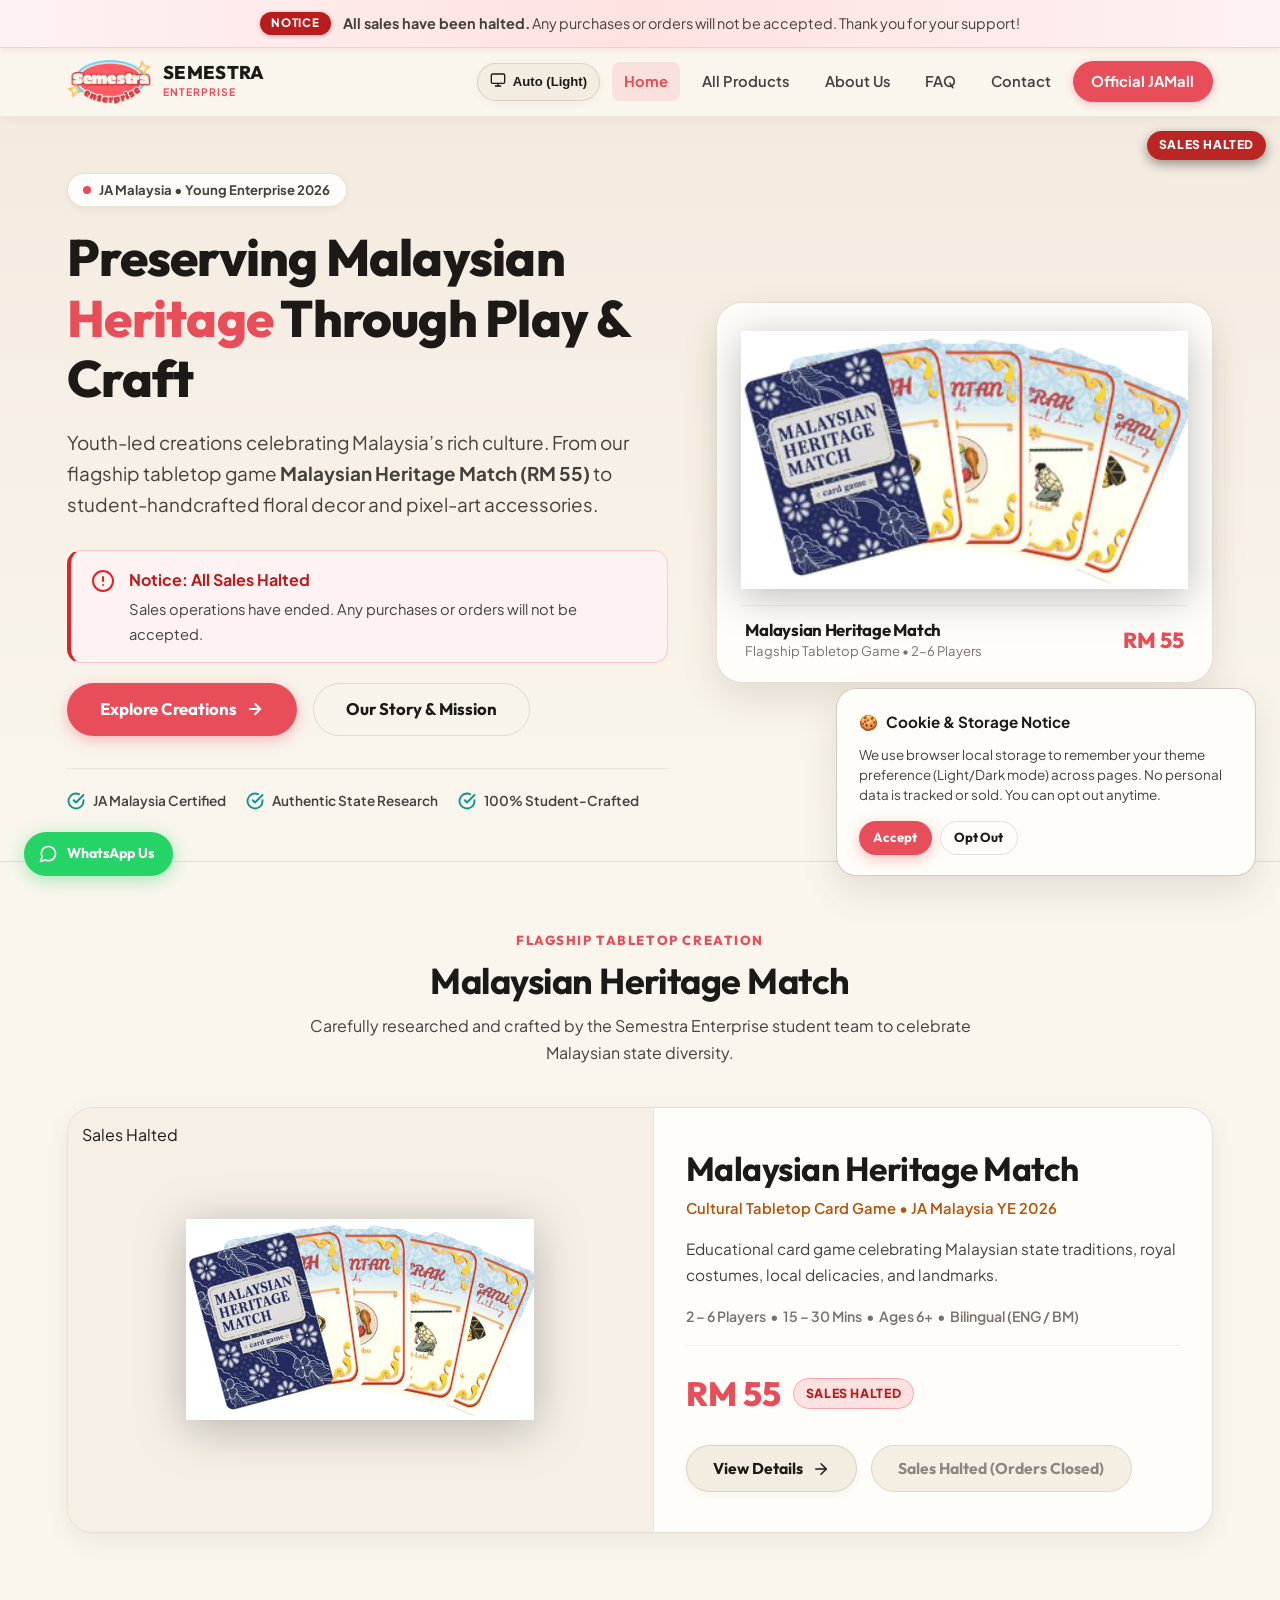
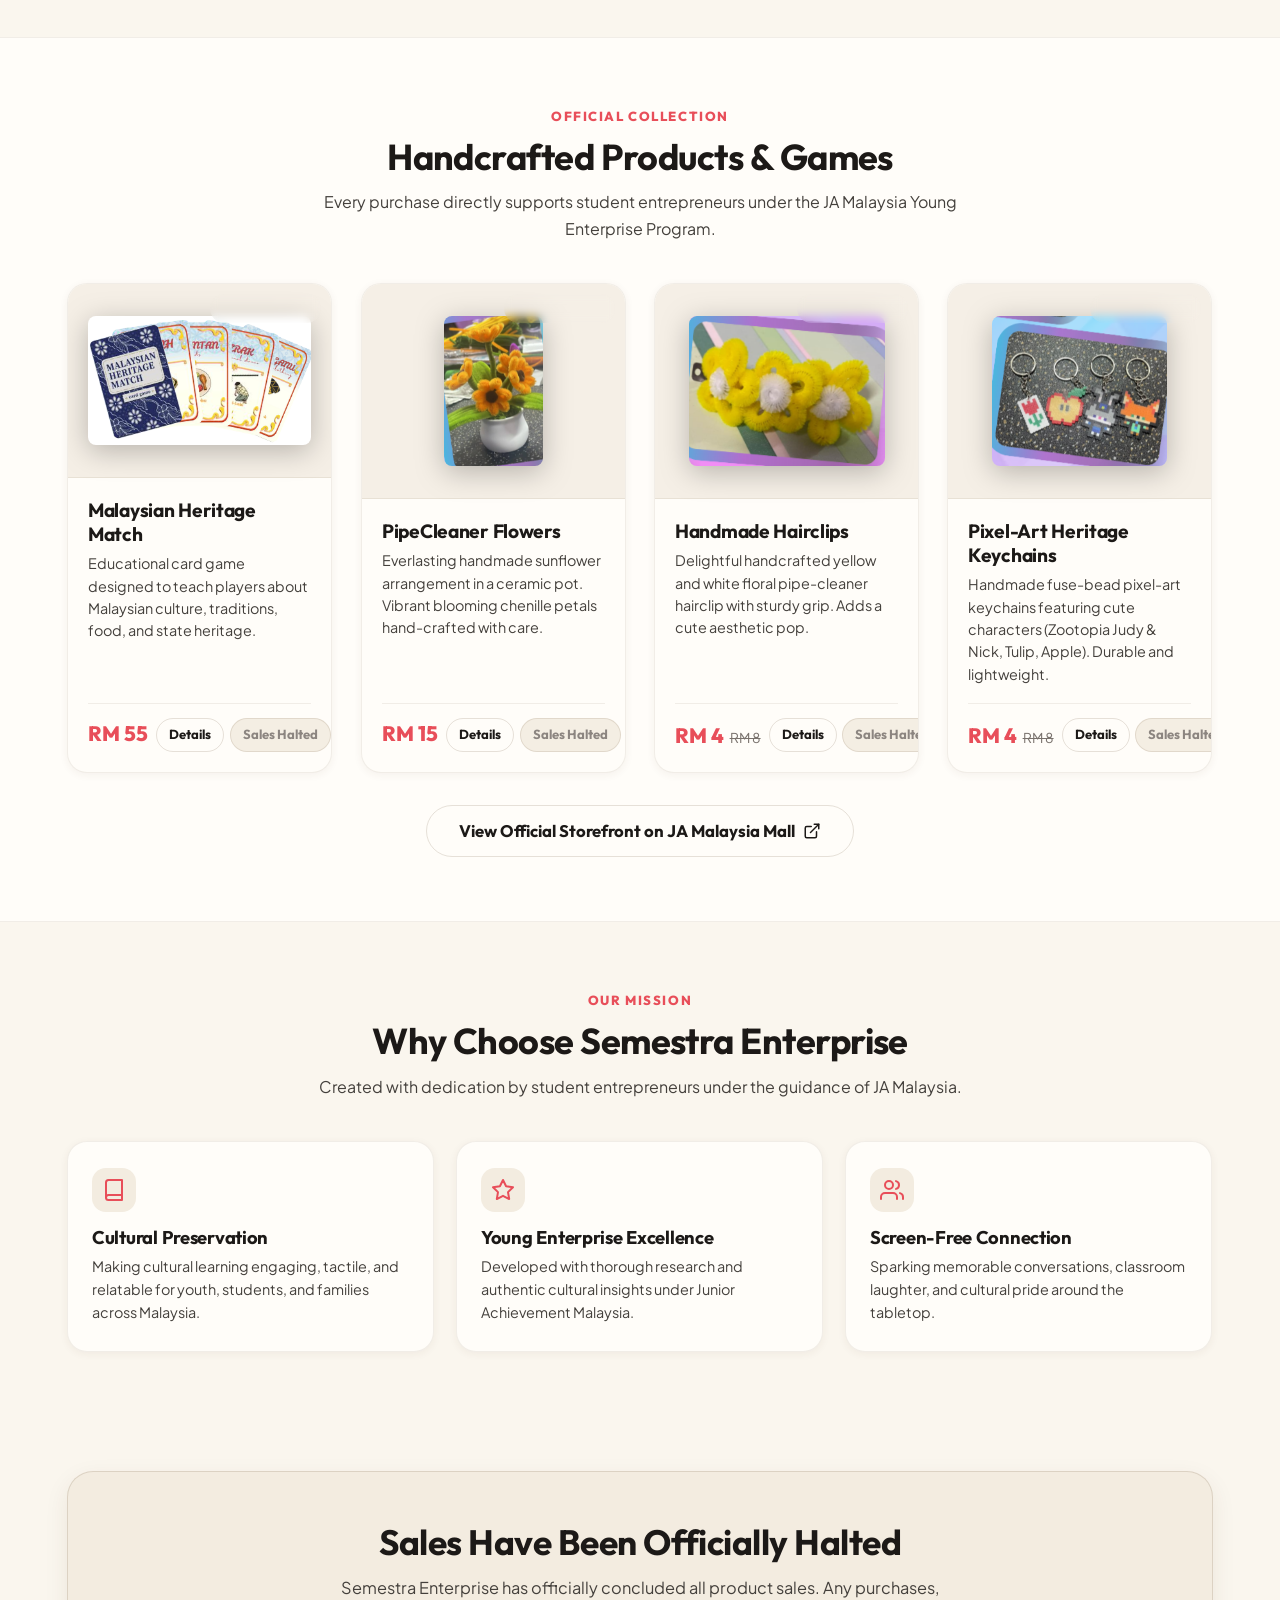
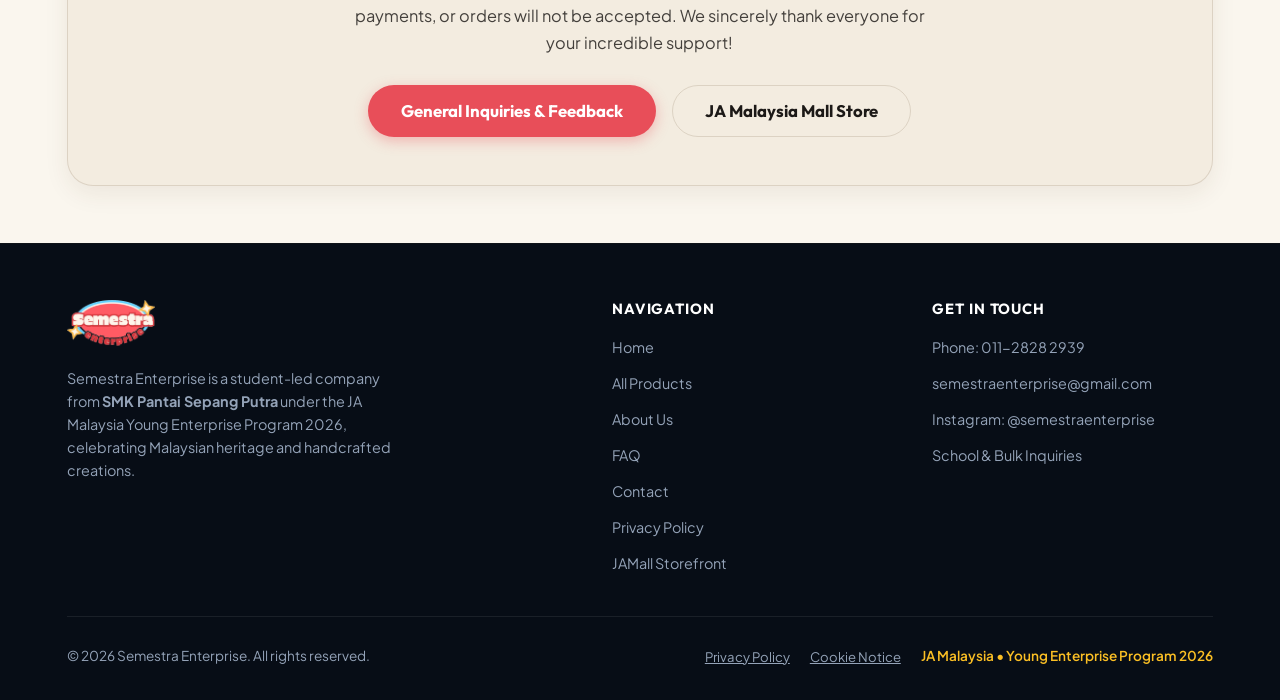
<file: docs/index.html>
<!DOCTYPE html>
<html lang="en">

<head>
  <meta charset="UTF-8" />
  <meta name="viewport" content="width=device-width, initial-scale=1.0" />
  <title>Semestra Enterprise | JA Malaysia Young Enterprise 2026</title>
  <meta name="description"
    content="Semestra Enterprise is a student company under JA Malaysia Young Enterprise Program 2026. Explore our flagship product, Malaysian Heritage Match, and other products!" />
  <meta property="og:site_name" content="Semestra Enterprise" />
  <meta property="og:type" content="website" />
  <meta property="og:url" content="https://lobothexile.github.io/SemestraEnterprise/index.html" />
  <meta property="og:title" content="Semestra Enterprise | JA Malaysia Young Enterprise 2026" />
  <meta property="og:description"
    content="Creations celebrating Malaysia's rich culture. Discover our flagship Malaysian Heritage Match and other products." />
  <meta property="og:image" content="https://lobothexile.github.io/SemestraEnterprise/assets/image/Banner.jpeg" />
  <meta name="twitter:card" content="summary_large_image" />
  <meta name="twitter:title" content="Semestra Enterprise | JA Malaysia Young Enterprise 2026" />
  <meta name="twitter:description"
    content="Discover Malaysian heritage and crafts. Explore our flagship product, Malaysian Heritage Match, and more!" />
  <meta name="twitter:image" content="https://lobothexile.github.io/SemestraEnterprise/assets/image/Banner.jpeg" />
  <meta name="theme-color" content="#FAF6EE" />
  <link rel="icon" type="image/png" href="assets/icons/favicon.png" />
  <link rel="apple-touch-icon" href="assets/icons/favicon.png" />
  <link rel="stylesheet" href="style.css" />
  <script>
    (function () {
      let saved = 'system';
      try { saved = localStorage.getItem('semestra_theme_preference') || 'system'; } catch (e) { saved = 'system'; }
      const isDark = window.matchMedia && window.matchMedia('(prefers-color-scheme: dark)').matches;
      const resolved = saved === 'system' ? (isDark ? 'dark' : 'light') : saved;
      document.documentElement.setAttribute('data-theme', resolved);
      document.documentElement.setAttribute('data-theme-setting', saved);
    })();
  </script>
</head>

<body>
  <!-- Header Navigation -->
  <nav>
    <div class="container">
      <a href="index.html" class="brand-link">
        <img src="assets/image/logo.png" alt="Semestra Enterprise Logo" class="logo" decoding="async" />
        <div class="brand-title">
          <span class="main-name">SEMESTRA</span>
          <span class="tagline-small">ENTERPRISE</span>
        </div>
      </a>

      <div class="nav-right-group">
        <!-- Theme Switcher (3 Modes: System, Light, Dark) -->
        <div class="theme-switch-wrap">
          <button type="button" class="theme-toggle-btn" id="theme-toggle-btn" aria-label="Select theme mode" aria-expanded="false" aria-haspopup="true" aria-controls="theme-menu-dropdown">
            <span id="theme-active-icon">
              <svg viewBox="0 0 24 24" fill="none" stroke="currentColor" stroke-width="2" stroke-linecap="round"
                stroke-linejoin="round">
                <rect x="2" y="3" width="20" height="14" rx="2" ry="2"></rect>
                <line x1="8" y1="21" x2="16" y2="21"></line>
                <line x1="12" y1="17" x2="12" y2="21"></line>
              </svg>
            </span>
            <span id="theme-active-label">Auto</span>
          </button>
          <div class="theme-menu-dropdown" id="theme-menu-dropdown">
            <button type="button" class="theme-menu-item" data-theme-value="system">
              <svg viewBox="0 0 24 24" fill="none" stroke="currentColor" stroke-width="2" stroke-linecap="round"
                stroke-linejoin="round">
                <rect x="2" y="3" width="20" height="14" rx="2" ry="2"></rect>
                <line x1="8" y1="21" x2="16" y2="21"></line>
                <line x1="12" y1="17" x2="12" y2="21"></line>
              </svg>
              <span>System</span>
            </button>
            <button type="button" class="theme-menu-item" data-theme-value="light">
              <svg viewBox="0 0 24 24" fill="none" stroke="currentColor" stroke-width="2" stroke-linecap="round"
                stroke-linejoin="round">
                <circle cx="12" cy="12" r="5"></circle>
                <line x1="12" y1="1" x2="12" y2="3"></line>
                <line x1="12" y1="21" x2="12" y2="23"></line>
                <line x1="4.22" y1="4.22" x2="5.64" y2="5.64"></line>
                <line x1="18.36" y1="18.36" x2="19.78" y2="19.78"></line>
                <line x1="1" y1="12" x2="3" y2="12"></line>
                <line x1="21" y1="12" x2="23" y2="12"></line>
                <line x1="4.22" y1="19.78" x2="5.64" y2="18.36"></line>
                <line x1="18.36" y1="5.64" x2="19.78" y2="4.22"></line>
              </svg>
              <span>Light</span>
            </button>
            <button type="button" class="theme-menu-item" data-theme-value="dark">
              <svg viewBox="0 0 24 24" fill="none" stroke="currentColor" stroke-width="2" stroke-linecap="round"
                stroke-linejoin="round">
                <path d="M21 12.79A9 9 0 1 1 11.21 3 7 7 0 0 0 21 12.79z"></path>
              </svg>
              <span>Dark</span>
            </button>
          </div>
        </div>

        <button class="menu-toggle" aria-label="Toggle navigation menu" aria-expanded="false" aria-controls="primary-nav">
          <svg width="20" height="20" viewBox="0 0 24 24" fill="none" stroke="currentColor" stroke-width="2"
            stroke-linecap="round" stroke-linejoin="round">
            <line x1="3" y1="12" x2="21" y2="12"></line>
            <line x1="3" y1="6" x2="21" y2="6"></line>
            <line x1="3" y1="18" x2="21" y2="18"></line>
          </svg>
        </button>

        <div class="nav-links" id="primary-nav">
          <a href="index.html" class="active">Home</a>
          <a href="products.html">All Products</a>
          <a href="about.html">About Us</a>
          <a href="faq.html">FAQ</a>
          <a href="contact.html">Contact</a>
          <a href="https://jamalaysia.org.my/JAMall/semestraenterprise/" target="_blank" rel="noopener"
            class="nav-cta">Official JAMall</a>
        </div>
      </div>
    </div>
  </nav>

  <!-- Hero Section -->
  <header class="hero">
    <div class="container">
      <div class="hero-grid">
        <!-- Hero Text -->
        <div class="hero-text">
          <div class="hero-badge-pill">
            <span class="pill-dot"></span>
            <span>JA Malaysia • Young Enterprise 2026</span>
          </div>

          <h1>Preserving Malaysian <span class="highlight">Heritage</span> Through Play & Craft</h1>

          <p class="lead">
            Youth-led creations celebrating Malaysia’s rich culture. From our flagship tabletop game <strong>Malaysian
              Heritage Match (RM 55)</strong> to student-handcrafted floral decor and pixel-art accessories.
          </p>

          <div class="hero-actions">
            <a href="products.html" class="btn btn-primary btn-lg">
              <span>Explore Creations</span>
              <svg viewBox="0 0 24 24" fill="none" stroke="currentColor" stroke-width="2.5" stroke-linecap="round"
                stroke-linejoin="round">
                <line x1="5" y1="12" x2="19" y2="12"></line>
                <polyline points="12 5 19 12 12 19"></polyline>
              </svg>
            </a>
            <a href="about.html" class="btn btn-outline btn-lg">Our Story & Mission</a>
          </div>

          <!-- Trust Bar -->
          <div class="trust-bar">
            <div class="trust-item">
              <svg viewBox="0 0 24 24" fill="none" stroke="currentColor" stroke-width="2.5" stroke-linecap="round"
                stroke-linejoin="round">
                <path d="M22 11.08V12a10 10 0 1 1-5.93-9.14"></path>
                <polyline points="22 4 12 14.01 9 11.01"></polyline>
              </svg>
              <span>JA Malaysia Certified</span>
            </div>
            <div class="trust-item">
              <svg viewBox="0 0 24 24" fill="none" stroke="currentColor" stroke-width="2.5" stroke-linecap="round"
                stroke-linejoin="round">
                <path d="M22 11.08V12a10 10 0 1 1-5.93-9.14"></path>
                <polyline points="22 4 12 14.01 9 11.01"></polyline>
              </svg>
              <span>Authentic State Research</span>
            </div>
            <div class="trust-item">
              <svg viewBox="0 0 24 24" fill="none" stroke="currentColor" stroke-width="2.5" stroke-linecap="round"
                stroke-linejoin="round">
                <path d="M22 11.08V12a10 10 0 1 1-5.93-9.14"></path>
                <polyline points="22 4 12 14.01 9 11.01"></polyline>
              </svg>
              <span>100% Student-Crafted</span>
            </div>
          </div>
        </div>

        <!-- Hero Visual Showcase -->
        <div class="hero-visual-card">
          <img src="assets/image/malaysian-heritage-match.png" alt="Malaysian Heritage Match by Semestra Enterprise"
            class="main-preview-img"  fetchpriority="high" decoding="async" />
          <div class="hero-visual-footer">
            <div class="item-info">
              <h4>Malaysian Heritage Match</h4>
              <p>Flagship Tabletop Game • 2-6 Players</p>
            </div>
            <div class="price-tag">RM 55</div>
          </div>
        </div>
      </div>
    </div>
  </header>

  <!-- Official Flagship Showcase Section -->
  <section class="section-padding">
    <div class="container">
      <div class="section-header">
        <span class="section-eyebrow">Flagship Tabletop Creation</span>
        <h2>Malaysian Heritage Match</h2>
        <p>Carefully researched and crafted by the Semestra Enterprise student team to celebrate Malaysian state
          diversity.</p>
      </div>

      <div id="featured-product-container">
        <!-- Rendered cleanly via script.js -->
      </div>
    </div>
  </section>

  <!-- Full Official Products Grid Section -->
  <section class="section-padding"
    style="background: var(--bg-surface); border-top: 1px solid var(--border-subtle); border-bottom: 1px solid var(--border-subtle);">
    <div class="container">
      <div class="section-header">
        <span class="section-eyebrow">Official Collection</span>
        <h2>Handcrafted Products & Games</h2>
        <p>Every purchase directly supports student entrepreneurs under the JA Malaysia Young Enterprise Program.</p>
      </div>

      <div class="product-grid" style="margin-bottom: 2rem;">
        <!-- Product 1: Malaysian Heritage Match -->
        <article class="product-card">
          <div class="product-card-header">
            <img src="assets/image/malaysian-heritage-match.png" alt="Malaysian Heritage Match" loading="lazy" decoding="async" />
          </div>
          <div class="product-card-body">
            <h3>Malaysian Heritage Match</h3>
            <p>Educational card game designed to teach players about Malaysian culture, traditions, food, and state
              heritage.</p>
            <div class="product-card-meta">
              <div class="price-wrap">
                <div class="price-main-row">
                  <span class="price">RM 55</span>
                </div>
              </div>
              <div class="product-card-actions">
                <a href="product.html?id=1" class="btn btn-outline btn-sm">Details</a>
                <button type="button" class="btn btn-primary btn-sm" onclick="openOrderModal(1)">Order</button>
              </div>
            </div>
          </div>
        </article>

        <!-- Product 2: PipeCleaner Flowers -->
        <article class="product-card">
          <div class="product-card-header">
            <img src="assets/image/pipecleaner-flowers.png" alt="PipeCleaner Flowers" loading="lazy" decoding="async" />
          </div>
          <div class="product-card-body">
            <h3>PipeCleaner Flowers</h3>
            <p>Everlasting handmade sunflower arrangement in a ceramic pot. Vibrant blooming chenille petals
              hand-crafted with care.</p>
            <div class="product-card-meta">
              <div class="price-wrap">
                <div class="price-main-row">
                  <span class="price">RM 15</span>
                </div>
              </div>
              <div class="product-card-actions">
                <a href="product.html?id=2" class="btn btn-outline btn-sm">Details</a>
                <button type="button" class="btn btn-primary btn-sm" onclick="openOrderModal(2)">Order</button>
              </div>
            </div>
          </div>
        </article>

        <!-- Product 3: Handmade Hairclips -->
        <article class="product-card">
          <div class="product-card-header">
            <img src="assets/image/handmade-hairclips.png" alt="Handmade Hairclips" loading="lazy" decoding="async" />
          </div>
          <div class="product-card-body">
            <h3>Handmade Hairclips</h3>
            <p>Delightful handcrafted yellow and white floral pipe-cleaner hairclip with sturdy grip. Adds a cute
              aesthetic pop.</p>
            <div class="product-card-meta">
              <div class="price-wrap">
                <span class="price">RM 4</span>
                <span class="old-price">RM 8</span>
              </div>
              <div class="product-card-actions">
                <a href="product.html?id=3" class="btn btn-outline btn-sm">Details</a>
                <button type="button" class="btn btn-primary btn-sm" onclick="openOrderModal(3)">Order</button>
              </div>
            </div>
          </div>
        </article>

        <!-- Product 4: Pixel-Art Heritage Keychains -->
        <article class="product-card">
          <div class="product-card-header">
            <img src="assets/image/pixel-art-keychains.png" alt="Pixel-Art Heritage Keychains" loading="lazy" decoding="async" />
          </div>
          <div class="product-card-body">
            <h3>Pixel-Art Heritage Keychains</h3>
            <p>Handmade fuse-bead pixel-art keychains featuring cute characters (Zootopia Judy & Nick, Tulip, Apple).
              Durable and lightweight.</p>
            <div class="product-card-meta">
              <div class="price-wrap">
                <span class="price">RM 4</span>
                <span class="old-price">RM 8</span>
              </div>
              <div class="product-card-actions">
                <a href="product.html?id=4" class="btn btn-outline btn-sm">Details</a>
                <button type="button" class="btn btn-primary btn-sm" onclick="openOrderModal(4)">Order</button>
              </div>
            </div>
          </div>
        </article>
      </div>

      <div style="text-align: center; margin-top: 1.5rem;">
        <a href="https://jamalaysia.org.my/JAMall/semestraenterprise/" target="_blank" rel="noopener"
          class="btn btn-outline btn-lg">
          <span>View Official Storefront on JA Malaysia Mall</span>
          <svg viewBox="0 0 24 24" fill="none" stroke="currentColor" stroke-width="2" stroke-linecap="round"
            stroke-linejoin="round">
            <path d="M18 13v6a2 2 0 0 1-2 2H5a2 2 0 0 1-2-2V8a2 2 0 0 1 2-2h6"></path>
            <polyline points="15 3 21 3 21 9"></polyline>
            <line x1="10" y1="14" x2="21" y2="3"></line>
          </svg>
        </a>
      </div>
    </div>
  </section>

  <!-- Why Semestra Section -->
  <section class="section-padding">
    <div class="container">
      <div class="section-header">
        <span class="section-eyebrow">Our Mission</span>
        <h2>Why Choose Semestra Enterprise</h2>
        <p>Created with dedication by student entrepreneurs under the guidance of JA Malaysia.</p>
      </div>

      <div class="values-grid">
        <div class="value-card">
          <div class="value-card-icon">
            <svg width="24" height="24" viewBox="0 0 24 24" fill="none" stroke="currentColor" stroke-width="2"
              stroke-linecap="round" stroke-linejoin="round">
              <path d="M4 19.5A2.5 2.5 0 0 1 6.5 17H20"></path>
              <path d="M6.5 2H20v20H6.5A2.5 2.5 0 0 1 4 19.5v-15A2.5 2.5 0 0 1 6.5 2z"></path>
            </svg>
          </div>
          <h3>Cultural Preservation</h3>
          <p>Making cultural learning engaging, tactile, and relatable for youth, students, and families across
            Malaysia.</p>
        </div>

        <div class="value-card">
          <div class="value-card-icon">
            <svg width="24" height="24" viewBox="0 0 24 24" fill="none" stroke="currentColor" stroke-width="2"
              stroke-linecap="round" stroke-linejoin="round">
              <polygon
                points="12 2 15.09 8.26 22 9.27 17 14.14 18.18 21.02 12 17.77 5.82 21.02 7 14.14 2 9.27 8.91 8.26 12 2">
              </polygon>
            </svg>
          </div>
          <h3>Young Enterprise Excellence</h3>
          <p>Developed with thorough research and authentic cultural insights under Junior Achievement Malaysia.</p>
        </div>

        <div class="value-card">
          <div class="value-card-icon">
            <svg width="24" height="24" viewBox="0 0 24 24" fill="none" stroke="currentColor" stroke-width="2"
              stroke-linecap="round" stroke-linejoin="round">
              <path d="M17 21v-2a4 4 0 0 0-4-4H5a4 4 0 0 0-4 4v2"></path>
              <circle cx="9" cy="7" r="4"></circle>
              <path d="M23 21v-2a4 4 0 0 0-3-3.87"></path>
              <path d="M16 3.13a4 4 0 0 1 0 7.75"></path>
            </svg>
          </div>
          <h3>Screen-Free Connection</h3>
          <p>Sparking memorable conversations, classroom laughter, and cultural pride around the tabletop.</p>
        </div>
      </div>
    </div>
  </section>

  <!-- Call to Action Banner -->
  <section class="container">
    <div class="cta-banner">
      <h2>Order Directly from Semestra Enterprise</h2>
      <p>Support student entrepreneurship today. Contact our team directly on WhatsApp (011-2828 2939) or place your
        order online.</p>
      <div style="display: flex; justify-content: center; gap: 1rem; flex-wrap: wrap;">
        <button type="button" class="btn btn-primary btn-lg" onclick="openOrderModal(1)">
          <svg viewBox="0 0 24 24" fill="none" stroke="currentColor" stroke-width="2" stroke-linecap="round"
            stroke-linejoin="round">
            <path
              d="M21 11.5a8.38 8.38 0 0 1-.9 3.8 8.5 8.5 0 0 1-7.6 4.7 8.38 8.38 0 0 1-3.8-.9L3 21l1.9-5.7a8.38 8.38 0 0 1-.9-3.8 8.5 8.5 0 0 1 4.7-7.6 8.38 8.38 0 0 1 3.8-.9h.5a8.48 8.48 0 0 1 8 8v.5z">
            </path>
          </svg>
          <span>Order via WhatsApp (011-2828 2939)</span>
        </button>
        <a href="https://jamalaysia.org.my/JAMall/semestraenterprise/" target="_blank" rel="noopener"
          class="btn btn-outline btn-lg">
          <span>JA Malaysia Mall Store</span>
        </a>
      </div>
    </div>
  </section>

  <!-- Order Modal -->
  <div id="order-modal" class="modal-overlay" role="dialog" aria-modal="true" aria-labelledby="modal-product-name">
    <div class="modal-content">
      <button class="modal-close-btn" onclick="closeOrderModal()" aria-label="Close modal">✕</button>
      <span
        style="font-size: 0.82rem; font-weight: 700; color: var(--text-heading-gold); text-transform: uppercase; letter-spacing: 0.08em; display: block; margin-bottom: 0.5rem;">Direct
        Order Inquiry</span>
      <h3 id="modal-product-name" style="font-size: 1.5rem; color: var(--text-primary); margin-bottom: 0.25rem;">
        Malaysian Heritage Match</h3>
      <p id="modal-product-price"
        style="font-size: 1.35rem; font-weight: 800; color: var(--color-primary); margin-bottom: 1.5rem;">RM 55</p>

      <div class="form-group">
        <label for="order-customer-name">Your Name / School / Organization</label>
        <input type="text" id="order-customer-name" class="form-control"
          placeholder="e.g. Cikgu Aisyah / SMK Sri Bintang" />
      </div>

      <div class="form-group">
        <label for="order-qty">Quantity</label>
        <input type="number" id="order-qty" class="form-control" min="1" max="100" value="1" />
      </div>

      <p style="font-size: 0.88rem; color: var(--text-muted); margin-bottom: 1.5rem;">
        Connect with our student enterprise team directly:
      </p>

      <div style="display: grid; grid-template-columns: 1fr 1fr; gap: 1rem;">
        <button type="button" class="btn btn-primary" onclick="sendWhatsAppOrder()"
          style="background: #16A34A; border-color: #16A34A;">
          <svg viewBox="0 0 24 24" fill="none" stroke="currentColor" stroke-width="2" stroke-linecap="round"
            stroke-linejoin="round">
            <path
              d="M21 11.5a8.38 8.38 0 0 1-.9 3.8 8.5 8.5 0 0 1-7.6 4.7 8.38 8.38 0 0 1-3.8-.9L3 21l1.9-5.7a8.38 8.38 0 0 1-.9-3.8 8.5 8.5 0 0 1 4.7-7.6 8.38 8.38 0 0 1 3.8-.9h.5a8.48 8.48 0 0 1 8 8v.5z">
            </path>
          </svg>
          <span>WhatsApp</span>
        </button>
        <button type="button" class="btn btn-outline" onclick="sendEmailOrder()">
          <svg viewBox="0 0 24 24" fill="none" stroke="currentColor" stroke-width="2" stroke-linecap="round"
            stroke-linejoin="round">
            <path d="M4 4h16c1.1 0 2 .9 2 2v12c0 1.1-.9 2-2 2H4c-1.1 0-2-.9-2-2V6c0-1.1.9-2 2-2z"></path>
            <polyline points="22,6 12,13 2,6"></polyline>
          </svg>
          <span>Email</span>
        </button>
      </div>
    </div>
  </div>

  <!-- Footer -->
  <footer>
    <div class="container">
      <div class="footer-grid">
        <div class="footer-brand">
          <img src="assets/image/logo.png" alt="Semestra Enterprise" class="footer-logo" loading="lazy" decoding="async" />
          <p>
            Semestra Enterprise is a student-led company from <strong>SMK Pantai Sepang Putra</strong> under the JA
            Malaysia Young Enterprise Program 2026, celebrating Malaysian heritage and handcrafted creations.
          </p>
        </div>
        <div class="footer-col">
          <h4>Navigation</h4>
          <ul>
            <li><a href="index.html">Home</a></li>
            <li><a href="products.html">All Products</a></li>
            <li><a href="about.html">About Us</a></li>
            <li><a href="faq.html">FAQ</a></li>
            <li><a href="contact.html">Contact</a></li>
            <li><a href="privacy.html">Privacy Policy</a></li>
            <li><a href="https://jamalaysia.org.my/JAMall/semestraenterprise/" target="_blank" rel="noopener">JAMall
                Storefront</a></li>
          </ul>
        </div>
        <div class="footer-col">
          <h4>Get in Touch</h4>
          <ul>
            <li><a href="tel:01128282939">Phone: 011-2828 2939</a></li>
            <li><a href="mailto:semestraenterprise@gmail.com">semestraenterprise@gmail.com</a></li>
            <li><a href="https://www.instagram.com/semestraenterprise" target="_blank" rel="noopener">Instagram:
                @semestraenterprise</a></li>
            <li><a href="contact.html">School & Bulk Inquiries</a></li>
          </ul>
        </div>
      </div>

      <div class="footer-bottom">
        <p>&copy; 2026 Semestra Enterprise. All rights reserved.</p>
        <div style="display: flex; align-items: center; gap: 1.25rem; flex-wrap: wrap;">
          <a href="privacy.html" style="color: #94A3B8; font-size: 0.82rem; text-decoration: underline;">Privacy
            Policy</a>
          <button type="button" class="cookie-settings-link">Cookie Notice</button>
          <p style="color: #FBBF24; font-weight: 600; margin: 0;">JA Malaysia • Young Enterprise Program 2026</p>
        </div>
      </div>
    </div>
  </footer>

  <!-- Floating WhatsApp Quick-Chat Button -->
  <a href="https://wa.me/601128282939?text=Hello%20Semestra%20Enterprise%20team%2C%20I%20would%20like%20to%20inquire%20about%20your%20products!"
    target="_blank" rel="noopener" class="floating-whatsapp-btn" aria-label="Chat with us on WhatsApp">
    <svg viewBox="0 0 24 24" fill="none" stroke="currentColor" stroke-width="2" stroke-linecap="round"
      stroke-linejoin="round">
      <path
        d="M21 11.5a8.38 8.38 0 0 1-.9 3.8 8.5 8.5 0 0 1-7.6 4.7 8.38 8.38 0 0 1-3.8-.9L3 21l1.9-5.7a8.38 8.38 0 0 1-.9-3.8 8.5 8.5 0 0 1 4.7-7.6 8.38 8.38 0 0 1 3.8-.9h.5a8.48 8.48 0 0 1 8 8v.5z">
      </path>
    </svg>
    <span>WhatsApp Us</span>
  </a>

  <!-- Cookie & Local Storage Notice Banner -->
  <aside id="cookie-banner" class="cookie-banner" role="region" aria-label="Cookie and storage notice">
    <div class="cookie-banner-content">
      <div class="cookie-banner-title">
        <span>🍪</span>
        <span>Cookie & Storage Notice</span>
      </div>
      <p>
        We use browser local storage to remember your theme preference (Light/Dark mode) across pages. No personal data
        is tracked or sold. You can opt out anytime.
      </p>
      <div class="cookie-banner-actions">
        <button type="button" id="cookie-accept-btn" class="btn btn-primary btn-sm">Accept</button>
        <button type="button" id="cookie-decline-btn" class="btn btn-outline btn-sm">Opt Out</button>
      </div>
    </div>
  </aside>

  <script src="script.js"></script>
</body>

</html>
</file>
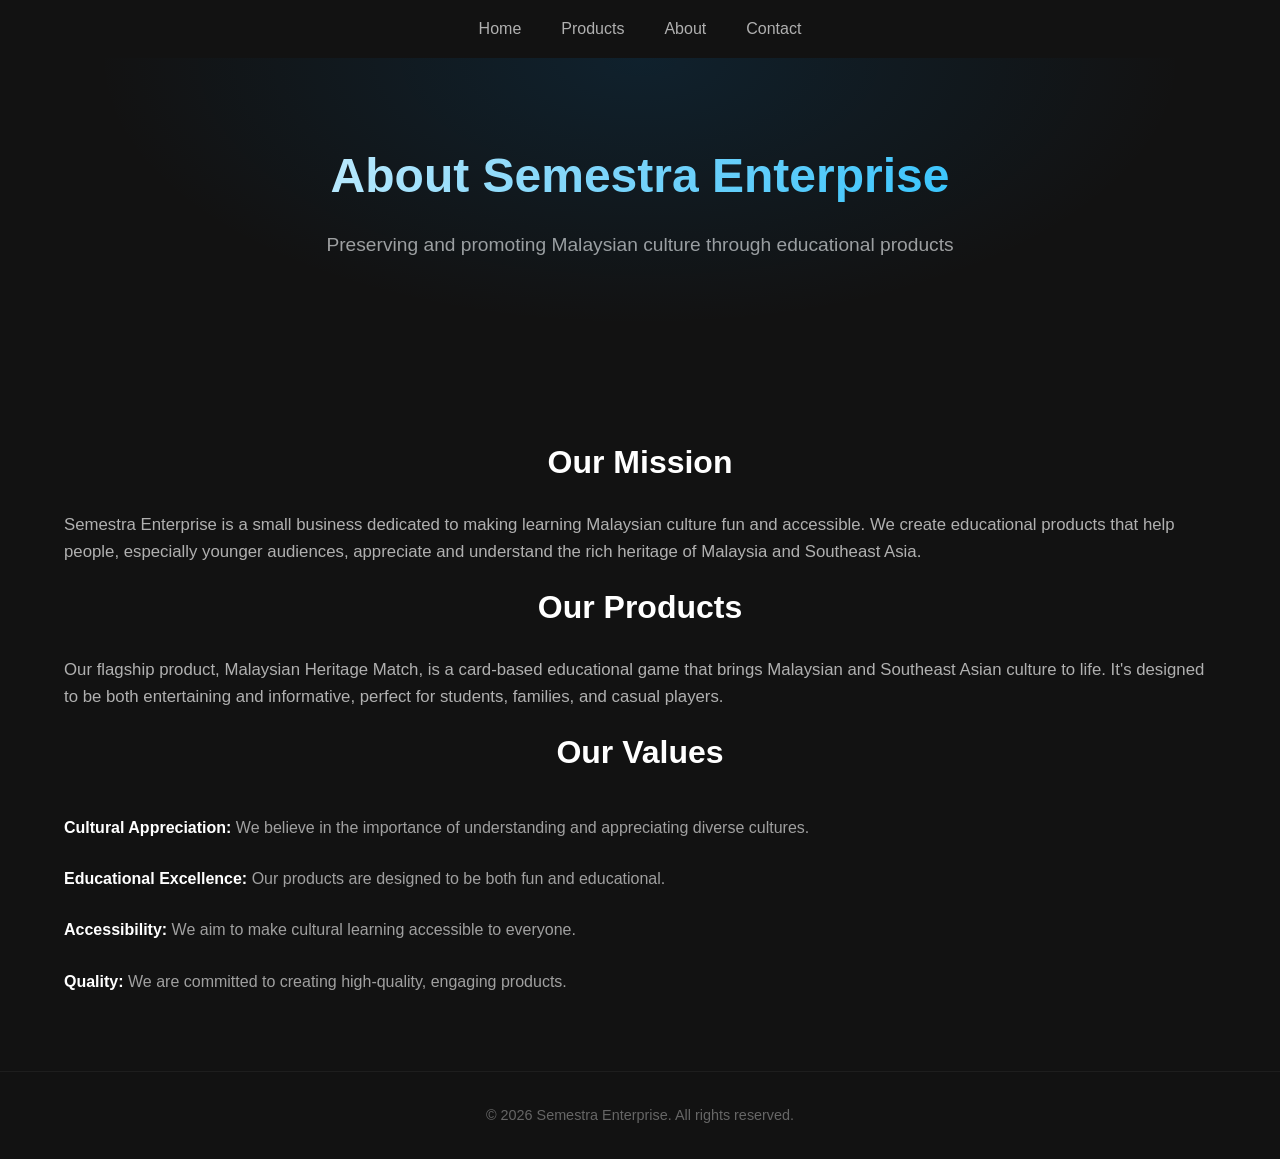
<file: about.html>
<!DOCTYPE html>
<html lang="en">
<head>
  <meta charset="UTF-8">
  <meta name="viewport" content="width=device-width, initial-scale=1.0">
  <title>About Semestra Enterprise</title>
  <link rel="stylesheet" href="style.css">
</head>
<body>
  <nav>
    <div class="container">
      <div class="nav-links">
        <a href="index.html">Home</a>
        <a href="products.html">Products</a>
        <a href="about.html">About</a>
        <a href="contact.html">Contact</a>
      </div>
    </div>
  </nav>

  <section class="hero">
    <div class="container">
      <h1>About Semestra Enterprise</h1>
      <p>Preserving and promoting Malaysian culture through educational products</p>
    </div>
  </section>

  <section>
    <div class="container">
      <h2>Our Mission</h2>
      <p>Semestra Enterprise is a small business dedicated to making learning Malaysian culture fun and accessible. We create educational products that help people, especially younger audiences, appreciate and understand the rich heritage of Malaysia and Southeast Asia.</p>
      
      <h2>Our Products</h2>
      <p>Our flagship product, Malaysian Heritage Match, is a card-based educational game that brings Malaysian and Southeast Asian culture to life. It's designed to be both entertaining and informative, perfect for students, families, and casual players.</p>
      
      <h2>Our Values</h2>
      <ul>
        <li><strong>Cultural Appreciation:</strong> We believe in the importance of understanding and appreciating diverse cultures.</li>
        <li><strong>Educational Excellence:</strong> Our products are designed to be both fun and educational.</li>
        <li><strong>Accessibility:</strong> We aim to make cultural learning accessible to everyone.</li>
        <li><strong>Quality:</strong> We are committed to creating high-quality, engaging products.</li>
      </ul>
    </div>
  </section>

  <footer>
    <div class="container">
      <p>&copy; 2026 Semestra Enterprise. All rights reserved.</p>
    </div>
  </footer>

  <script src="script.js"></script>
</body>
</html>
</file>
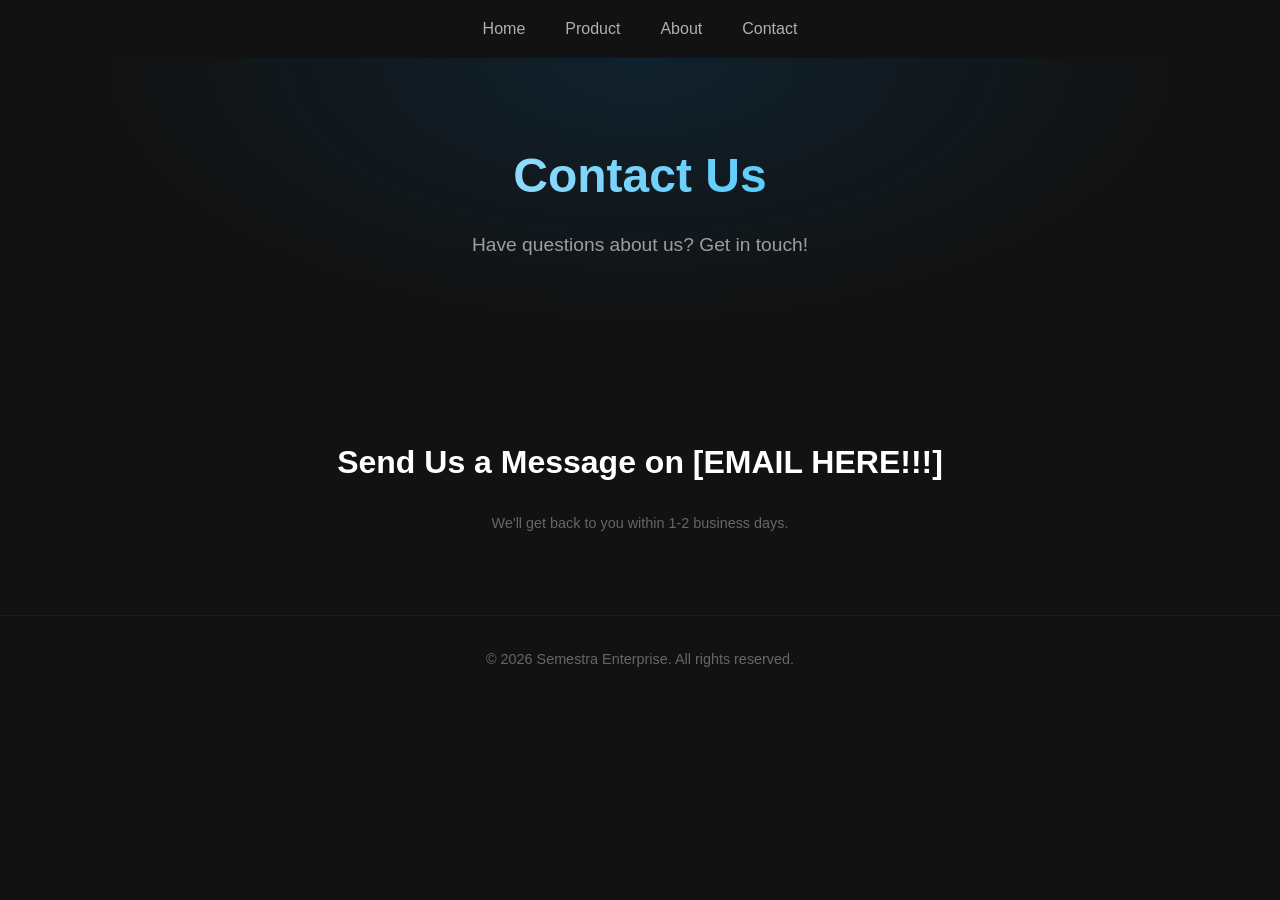
<file: contact.html>
<!DOCTYPE html>
<html lang="en">
<head>
  <meta charset="UTF-8">
  <meta name="viewport" content="width=device-width, initial-scale=1.0">
  <title>Contact Semestra Enterprise</title>
  <link rel="stylesheet" href="style.css">
</head>
<body>
  <nav>
    <div class="container">
      <div class="nav-links">
        <a href="index.html">Home</a>
        <a href="products.html">Product</a>
        <a href="about.html">About</a>
        <a href="contact.html">Contact</a>
      </div>
    </div>
  </nav>

  <section class="hero">
    <div class="container">
      <h1>Contact Us</h1>
      <p>Have questions about us? Get in touch!</p>
    </div>
  </section>

  <section>
    <div class="container">
      <h2>Send Us a Message on [EMAIL HERE!!!]</h2>
      <p class="form-note">We'll get back to you within 1-2 business days.</p>
    </div>
  </section>

  <footer>
    <div class="container">
      <p>&copy; 2026 Semestra Enterprise. All rights reserved.</p>
    </div>
  </footer>

  <script src="script.js"></script>
</body>
</html>
</file>
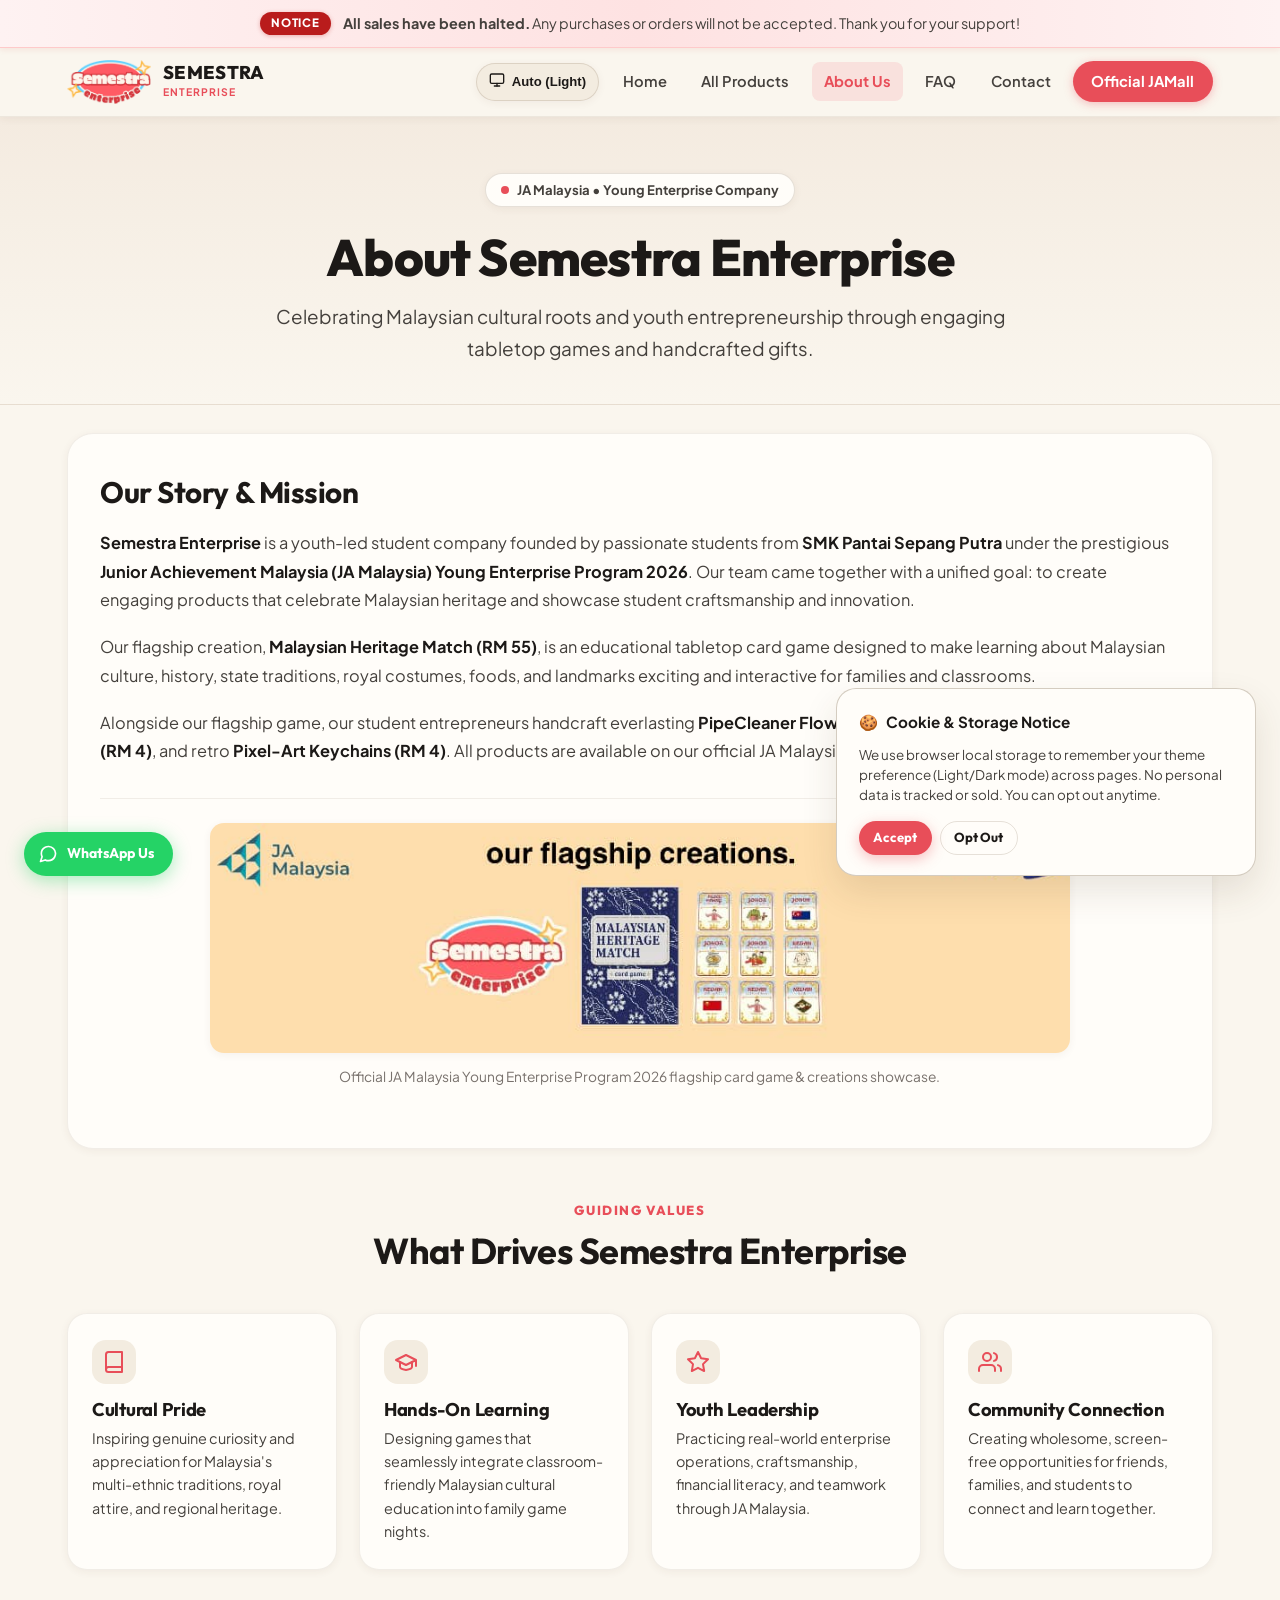
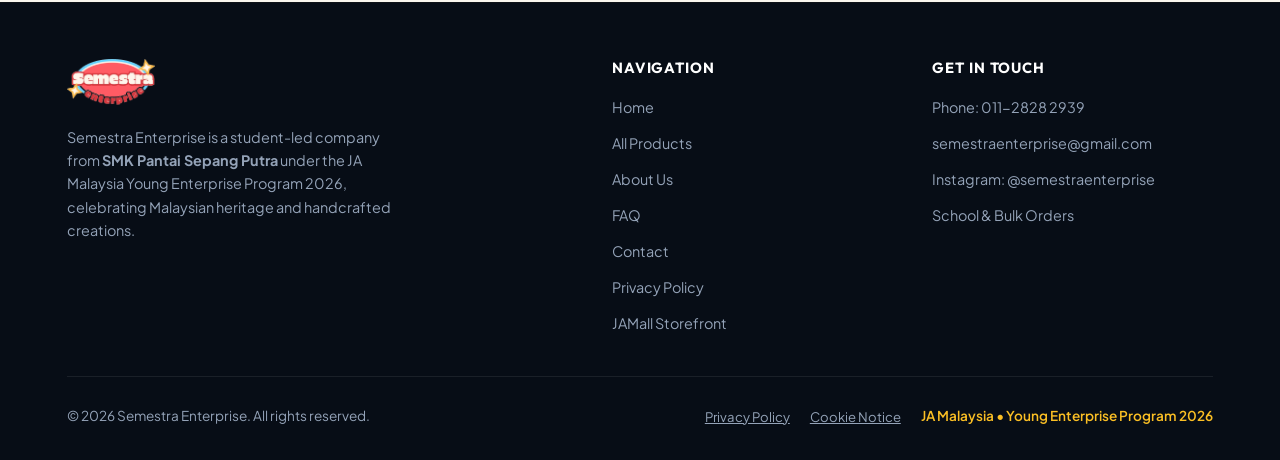
<file: docs/about.html>
<!DOCTYPE html>
<html lang="en">
  <head>
    <meta charset="UTF-8" />
    <meta name="viewport" content="width=device-width, initial-scale=1.0" />
    <title>About Semestra Enterprise | Malaysian Heritage & Youth Entrepreneurship</title>
    <meta name="description" content="Learn about Semestra Enterprise, a student-led company under the JA Malaysia Young Enterprise Program 2026 dedicated to celebrating Malaysian culture and youth entrepreneurship." />
    <meta property="og:site_name" content="Semestra Enterprise" />
    <meta property="og:type" content="website" />
    <meta property="og:url" content="https://lobothexile.github.io/SemestraEnterprise/about.html" />
    <meta property="og:title" content="About Us | Semestra Enterprise" />
    <meta property="og:description" content="Learn about Semestra Enterprise, our team story, mission, and student creations under JA Malaysia Young Enterprise 2026." />
    <meta property="og:image" content="https://lobothexile.github.io/SemestraEnterprise/assets/image/Banner.jpeg" />
    <meta name="twitter:card" content="summary_large_image" />
    <meta name="twitter:title" content="About Us | Semestra Enterprise" />
    <meta name="twitter:description" content="Learn about Semestra Enterprise, our team story, mission, and student creations under JA Malaysia Young Enterprise 2026." />
    <meta name="twitter:image" content="https://lobothexile.github.io/SemestraEnterprise/assets/image/Banner.jpeg" />
    <meta name="theme-color" content="#FAF6EE" />
    <link rel="icon" type="image/png" href="assets/icons/favicon.png" />
    <link rel="apple-touch-icon" href="assets/icons/favicon.png" />
    <link rel="stylesheet" href="style.css" />
    <script>
      (function() {
        let saved = 'system';
      try { saved = localStorage.getItem('semestra_theme_preference') || 'system'; } catch (e) { saved = 'system'; }
        const isDark = window.matchMedia && window.matchMedia('(prefers-color-scheme: dark)').matches;
        const resolved = saved === 'system' ? (isDark ? 'dark' : 'light') : saved;
        document.documentElement.setAttribute('data-theme', resolved);
        document.documentElement.setAttribute('data-theme-setting', saved);
      })();
    </script>
  </head>
  <body>
    <!-- Header Navigation -->
    <nav>
      <div class="container">
        <a href="index.html" class="brand-link">
          <img src="assets/image/logo.png" alt="Semestra Enterprise Logo" class="logo" decoding="async" />
          <div class="brand-title">
            <span class="main-name">SEMESTRA</span>
            <span class="tagline-small">ENTERPRISE</span>
          </div>
        </a>

        <div class="nav-right-group">
          <!-- Theme Switcher (3 Modes: System, Light, Dark) -->
          <div class="theme-switch-wrap">
            <button type="button" class="theme-toggle-btn" id="theme-toggle-btn" aria-label="Select theme mode" aria-expanded="false" aria-haspopup="true" aria-controls="theme-menu-dropdown">
              <span id="theme-active-icon">
                <svg viewBox="0 0 24 24" fill="none" stroke="currentColor" stroke-width="2" stroke-linecap="round" stroke-linejoin="round"><rect x="2" y="3" width="20" height="14" rx="2" ry="2"></rect><line x1="8" y1="21" x2="16" y2="21"></line><line x1="12" y1="17" x2="12" y2="21"></line></svg>
              </span>
              <span id="theme-active-label">Auto</span>
            </button>
            <div class="theme-menu-dropdown" id="theme-menu-dropdown">
              <button type="button" class="theme-menu-item" data-theme-value="system">
                <svg viewBox="0 0 24 24" fill="none" stroke="currentColor" stroke-width="2" stroke-linecap="round" stroke-linejoin="round"><rect x="2" y="3" width="20" height="14" rx="2" ry="2"></rect><line x1="8" y1="21" x2="16" y2="21"></line><line x1="12" y1="17" x2="12" y2="21"></line></svg>
                <span>System</span>
              </button>
              <button type="button" class="theme-menu-item" data-theme-value="light">
                <svg viewBox="0 0 24 24" fill="none" stroke="currentColor" stroke-width="2" stroke-linecap="round" stroke-linejoin="round"><circle cx="12" cy="12" r="5"></circle><line x1="12" y1="1" x2="12" y2="3"></line><line x1="12" y1="21" x2="12" y2="23"></line><line x1="4.22" y1="4.22" x2="5.64" y2="5.64"></line><line x1="18.36" y1="18.36" x2="19.78" y2="19.78"></line><line x1="1" y1="12" x2="3" y2="12"></line><line x1="21" y1="12" x2="23" y2="12"></line><line x1="4.22" y1="19.78" x2="5.64" y2="18.36"></line><line x1="18.36" y1="5.64" x2="19.78" y2="4.22"></line></svg>
                <span>Light</span>
              </button>
              <button type="button" class="theme-menu-item" data-theme-value="dark">
                <svg viewBox="0 0 24 24" fill="none" stroke="currentColor" stroke-width="2" stroke-linecap="round" stroke-linejoin="round"><path d="M21 12.79A9 9 0 1 1 11.21 3 7 7 0 0 0 21 12.79z"></path></svg>
                <span>Dark</span>
              </button>
            </div>
          </div>

          <button class="menu-toggle" aria-label="Toggle navigation menu" aria-expanded="false" aria-controls="primary-nav">
            <svg width="20" height="20" viewBox="0 0 24 24" fill="none" stroke="currentColor" stroke-width="2" stroke-linecap="round" stroke-linejoin="round">
              <line x1="3" y1="12" x2="21" y2="12"></line>
              <line x1="3" y1="6" x2="21" y2="6"></line>
              <line x1="3" y1="18" x2="21" y2="18"></line>
            </svg>
          </button>

          <div class="nav-links" id="primary-nav">
            <a href="index.html">Home</a>
            <a href="products.html">All Products</a>
            <a href="about.html" class="active">About Us</a>
            <a href="faq.html">FAQ</a>
            <a href="contact.html">Contact</a>
            <a href="https://jamalaysia.org.my/JAMall/semestraenterprise/" target="_blank" rel="noopener" class="nav-cta">Official JAMall</a>
          </div>
        </div>
      </div>
    </nav>

    <!-- About Hero -->
    <header class="hero" style="padding: 3.5rem 0 2.5rem; text-align: center;">
      <div class="container" style="max-width: 780px;">
        <div class="hero-badge-pill" style="margin: 0 auto 1.25rem;">
          <span class="pill-dot"></span>
          <span>JA Malaysia • Young Enterprise Company</span>
        </div>
        <h1 style="color: var(--text-primary); margin-bottom: 0.85rem;">About Semestra Enterprise</h1>
        <p class="lead" style="margin-bottom: 0;">
          Celebrating Malaysian cultural roots and youth entrepreneurship through engaging tabletop games and handcrafted gifts.
        </p>
      </div>
    </header>

    <!-- Main Story Narrative -->
    <main class="container">
      <div class="story-card">
        <h2>Our Story & Mission</h2>
        <p>
          <strong>Semestra Enterprise</strong> is a youth-led student company founded by passionate students from <strong>SMK Pantai Sepang Putra</strong> under the prestigious <strong>Junior Achievement Malaysia (JA Malaysia) Young Enterprise Program 2026</strong>. Our team came together with a unified goal: to create engaging products that celebrate Malaysian heritage and showcase student craftsmanship and innovation.
        </p>
        <p>
          Our flagship creation, <strong>Malaysian Heritage Match (RM 55)</strong>, is an educational tabletop card game designed to make learning about Malaysian culture, history, state traditions, royal costumes, foods, and landmarks exciting and interactive for families and classrooms.
        </p>
        <p>
          Alongside our flagship game, our student entrepreneurs handcraft everlasting <strong>PipeCleaner Flower Pots (RM 15)</strong>, floral <strong>Handmade Hairclips (RM 4)</strong>, and retro <strong>Pixel-Art Keychains (RM 4)</strong>. All products are available on our official JA Malaysia Mall storefront.
        </p>

        <!-- Official YE Creation Showcase Banner -->
        <div style="margin-top: 2rem; padding-top: 1.5rem; border-top: 1px solid var(--border-subtle); text-align: center;">
          <img src="assets/image/Banner.jpeg" alt="Semestra Enterprise Flagship Creations - JA Malaysia Young Enterprise Program" style="width: 100%; max-width: 860px; height: auto; margin: 0 auto; border-radius: var(--radius-md); box-shadow: var(--shadow-sm);" loading="lazy" decoding="async" />
          <p style="font-size: 0.86rem; color: var(--text-muted); margin-top: 0.75rem;">
            Official JA Malaysia Young Enterprise Program 2026 flagship card game & creations showcase.
          </p>
        </div>
      </div>

      <!-- Core Values Grid -->
      <div class="section-header">
        <span class="section-eyebrow">Guiding Values</span>
        <h2>What Drives Semestra Enterprise</h2>
      </div>

      <div class="values-grid">
        <div class="value-card">
          <div class="value-card-icon">
            <svg width="24" height="24" viewBox="0 0 24 24" fill="none" stroke="currentColor" stroke-width="2" stroke-linecap="round" stroke-linejoin="round">
              <path d="M4 19.5A2.5 2.5 0 0 1 6.5 17H20"></path>
              <path d="M6.5 2H20v20H6.5A2.5 2.5 0 0 1 4 19.5v-15A2.5 2.5 0 0 1 6.5 2z"></path>
            </svg>
          </div>
          <h3>Cultural Pride</h3>
          <p>Inspiring genuine curiosity and appreciation for Malaysia's multi-ethnic traditions, royal attire, and regional heritage.</p>
        </div>

        <div class="value-card">
          <div class="value-card-icon">
            <svg width="24" height="24" viewBox="0 0 24 24" fill="none" stroke="currentColor" stroke-width="2" stroke-linecap="round" stroke-linejoin="round">
              <path d="M22 10v6M2 10l10-5 10 5-10 5z"></path>
              <path d="M6 12v5c0 2 6 3 6 3s6-1 6-3v-5"></path>
            </svg>
          </div>
          <h3>Hands-On Learning</h3>
          <p>Designing games that seamlessly integrate classroom-friendly Malaysian cultural education into family game nights.</p>
        </div>

        <div class="value-card">
          <div class="value-card-icon">
            <svg width="24" height="24" viewBox="0 0 24 24" fill="none" stroke="currentColor" stroke-width="2" stroke-linecap="round" stroke-linejoin="round">
              <polygon points="12 2 15.09 8.26 22 9.27 17 14.14 18.18 21.02 12 17.77 5.82 21.02 7 14.14 2 9.27 8.91 8.26 12 2"></polygon>
            </svg>
          </div>
          <h3>Youth Leadership</h3>
          <p>Practicing real-world enterprise operations, craftsmanship, financial literacy, and teamwork through JA Malaysia.</p>
        </div>

        <div class="value-card">
          <div class="value-card-icon">
            <svg width="24" height="24" viewBox="0 0 24 24" fill="none" stroke="currentColor" stroke-width="2" stroke-linecap="round" stroke-linejoin="round">
              <path d="M17 21v-2a4 4 0 0 0-4-4H5a4 4 0 0 0-4 4v2"></path>
              <circle cx="9" cy="7" r="4"></circle>
              <path d="M23 21v-2a4 4 0 0 0-3-3.87"></path>
              <path d="M16 3.13a4 4 0 0 1 0 7.75"></path>
            </svg>
          </div>
          <h3>Community Connection</h3>
          <p>Creating wholesome, screen-free opportunities for friends, families, and students to connect and learn together.</p>
        </div>
      </div>
    </main>

    <!-- Footer -->
    <footer>
      <div class="container">
        <div class="footer-grid">
          <div class="footer-brand">
            <img src="assets/image/logo.png" alt="Semestra Enterprise" class="footer-logo" loading="lazy" decoding="async" />
            <p>
              Semestra Enterprise is a student-led company from <strong>SMK Pantai Sepang Putra</strong> under the JA Malaysia Young Enterprise Program 2026, celebrating Malaysian heritage and handcrafted creations.
            </p>
          </div>
          <div class="footer-col">
            <h4>Navigation</h4>
            <ul>
              <li><a href="index.html">Home</a></li>
              <li><a href="products.html">All Products</a></li>
              <li><a href="about.html">About Us</a></li>
              <li><a href="faq.html">FAQ</a></li>
              <li><a href="contact.html">Contact</a></li>
              <li><a href="privacy.html">Privacy Policy</a></li>
              <li><a href="https://jamalaysia.org.my/JAMall/semestraenterprise/" target="_blank" rel="noopener">JAMall Storefront</a></li>
            </ul>
          </div>
          <div class="footer-col">
            <h4>Get in Touch</h4>
            <ul>
              <li><a href="tel:01128282939">Phone: 011-2828 2939</a></li>
              <li><a href="mailto:semestraenterprise@gmail.com">semestraenterprise@gmail.com</a></li>
              <li><a href="https://www.instagram.com/semestraenterprise" target="_blank" rel="noopener">Instagram: @semestraenterprise</a></li>
              <li><a href="contact.html">School & Bulk Orders</a></li>
            </ul>
          </div>
        </div>

        <div class="footer-bottom">
          <p>&copy; 2026 Semestra Enterprise. All rights reserved.</p>
          <div style="display: flex; align-items: center; gap: 1.25rem; flex-wrap: wrap;">
            <a href="privacy.html" style="color: #94A3B8; font-size: 0.82rem; text-decoration: underline;">Privacy Policy</a>
            <button type="button" class="cookie-settings-link">Cookie Notice</button>
            <p style="color: #FBBF24; font-weight: 600; margin: 0;">JA Malaysia • Young Enterprise Program 2026</p>
          </div>
        </div>
      </div>
    </footer>

    <!-- Floating WhatsApp Quick-Chat Button -->
    <a href="https://wa.me/601128282939?text=Hello%20Semestra%20Enterprise%20team%2C%20I%20would%20like%20to%20inquire%20about%20your%20products!" target="_blank" rel="noopener" class="floating-whatsapp-btn" aria-label="Chat with us on WhatsApp">
      <svg viewBox="0 0 24 24" fill="none" stroke="currentColor" stroke-width="2" stroke-linecap="round" stroke-linejoin="round">
        <path d="M21 11.5a8.38 8.38 0 0 1-.9 3.8 8.5 8.5 0 0 1-7.6 4.7 8.38 8.38 0 0 1-3.8-.9L3 21l1.9-5.7a8.38 8.38 0 0 1-.9-3.8 8.5 8.5 0 0 1 4.7-7.6 8.38 8.38 0 0 1 3.8-.9h.5a8.48 8.48 0 0 1 8 8v.5z"></path>
      </svg>
      <span>WhatsApp Us</span>
    </a>

    <!-- Cookie & Local Storage Notice Banner -->
    <aside id="cookie-banner" class="cookie-banner" role="region" aria-label="Cookie and storage notice">
      <div class="cookie-banner-content">
        <div class="cookie-banner-title">
          <span>🍪</span>
          <span>Cookie & Storage Notice</span>
        </div>
        <p>
          We use browser local storage to remember your theme preference (Light/Dark mode) across pages. No personal data is tracked or sold. You can opt out anytime.
        </p>
        <div class="cookie-banner-actions">
          <button type="button" id="cookie-accept-btn" class="btn btn-primary btn-sm">Accept</button>
          <button type="button" id="cookie-decline-btn" class="btn btn-outline btn-sm">Opt Out</button>
        </div>
      </div>
    </aside>

    <script src="script.js"></script>
  </body>
</html>
</file>
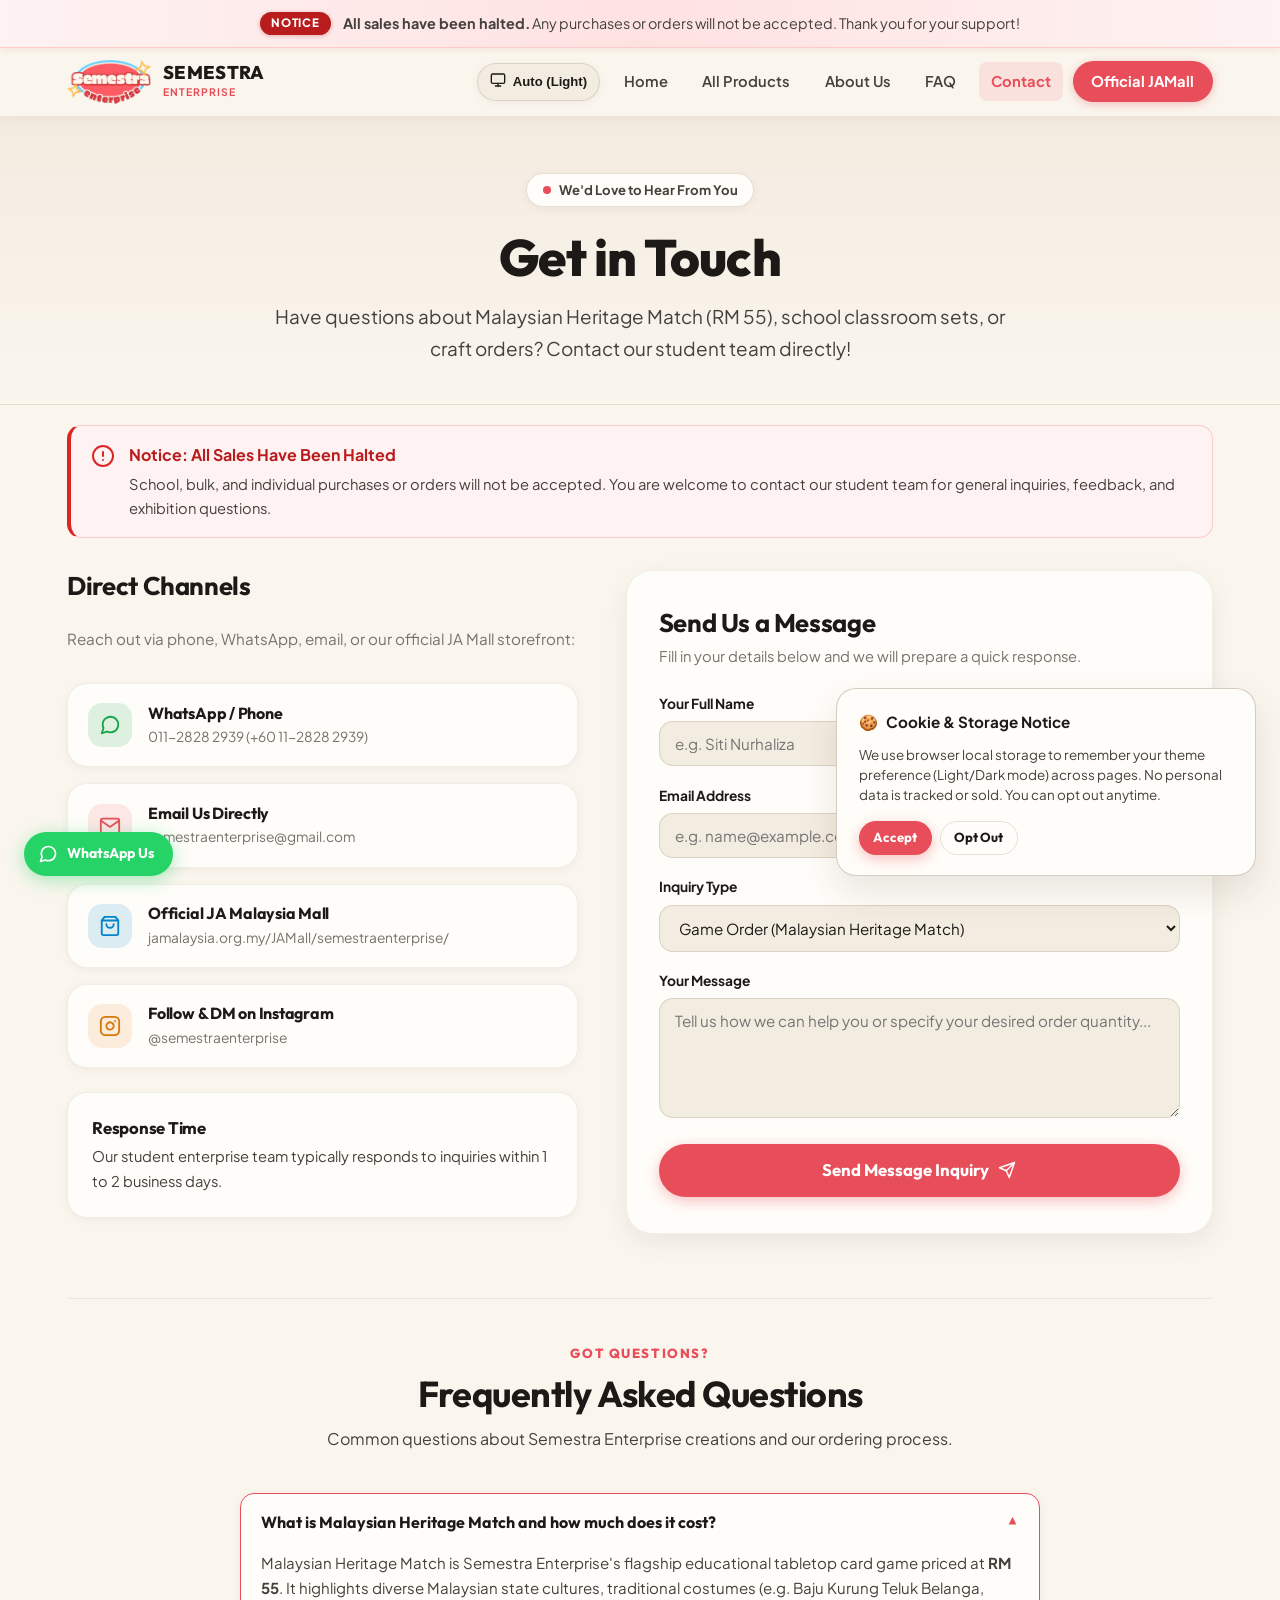
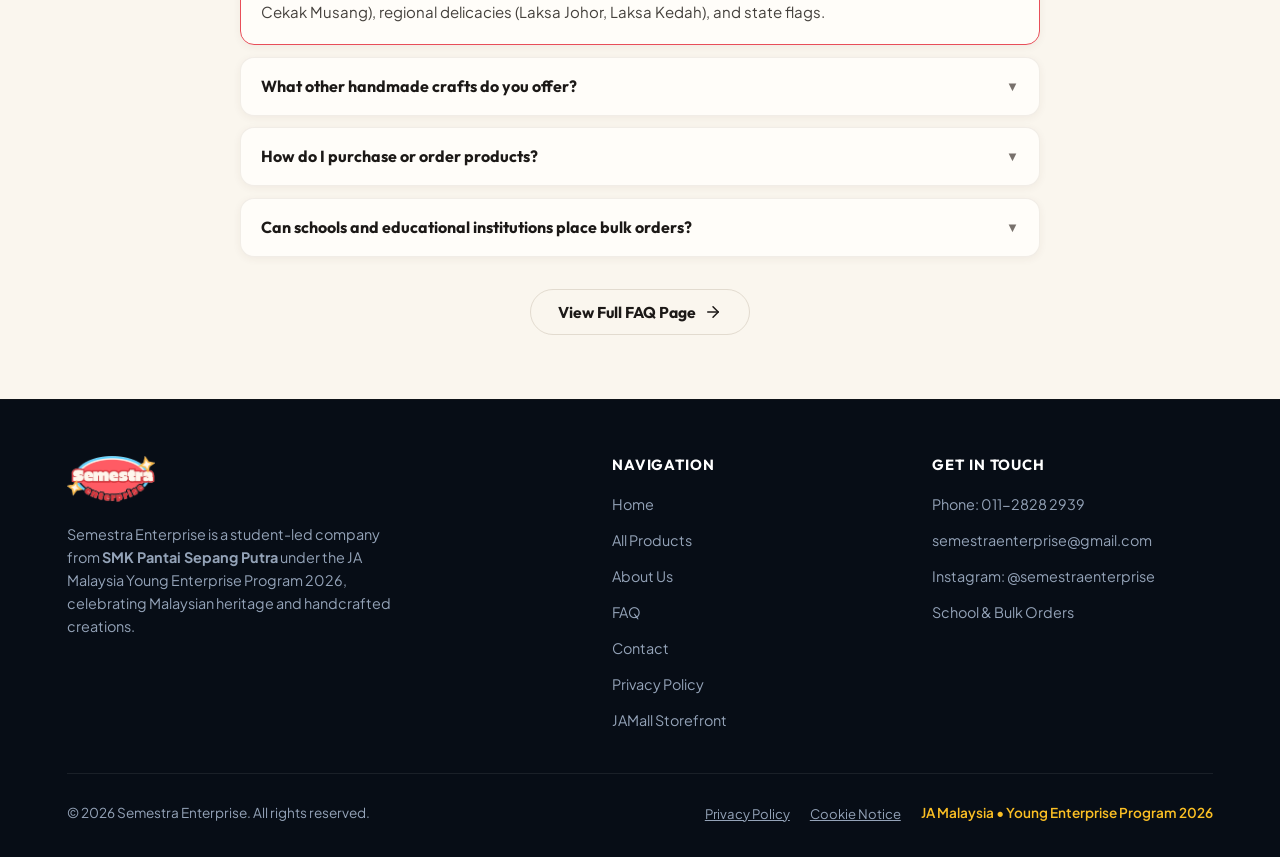
<file: docs/contact.html>
<!DOCTYPE html>
<html lang="en">
  <head>
    <meta charset="UTF-8" />
    <meta name="viewport" content="width=device-width, initial-scale=1.0" />
    <title>Contact & Inquiries | Semestra Enterprise</title>
    <meta name="description" content="Contact Semestra Enterprise for individual orders, school bulk inquiries, and retail partnerships for Malaysian Heritage Match card game (RM 55)." />
    <meta property="og:site_name" content="Semestra Enterprise" />
    <meta property="og:type" content="website" />
    <meta property="og:url" content="https://lobothexile.github.io/SemestraEnterprise/contact.html" />
    <meta property="og:title" content="Contact & Inquiries | Semestra Enterprise" />
    <meta property="og:description" content="Contact Semestra Enterprise for product inquiries, school classroom orders, and direct WhatsApp support." />
    <meta property="og:image" content="https://lobothexile.github.io/SemestraEnterprise/assets/image/Banner.jpeg" />
    <meta name="twitter:card" content="summary_large_image" />
    <meta name="twitter:title" content="Contact & Inquiries | Semestra Enterprise" />
    <meta name="twitter:description" content="Contact Semestra Enterprise for product inquiries, school classroom orders, and direct WhatsApp support." />
    <meta name="twitter:image" content="https://lobothexile.github.io/SemestraEnterprise/assets/image/Banner.jpeg" />
    <meta name="theme-color" content="#FAF6EE" />
    <link rel="icon" type="image/png" href="assets/icons/favicon.png" />
    <link rel="apple-touch-icon" href="assets/icons/favicon.png" />
    <link rel="stylesheet" href="style.css" />
    <script>
      (function() {
        let saved = 'system';
      try { saved = localStorage.getItem('semestra_theme_preference') || 'system'; } catch (e) { saved = 'system'; }
        const isDark = window.matchMedia && window.matchMedia('(prefers-color-scheme: dark)').matches;
        const resolved = saved === 'system' ? (isDark ? 'dark' : 'light') : saved;
        document.documentElement.setAttribute('data-theme', resolved);
        document.documentElement.setAttribute('data-theme-setting', saved);
      })();
    </script>
  </head>
  <body>
    <!-- Header Navigation -->
    <nav>
      <div class="container">
        <a href="index.html" class="brand-link">
          <img src="assets/image/logo.png" alt="Semestra Enterprise Logo" class="logo" decoding="async" />
          <div class="brand-title">
            <span class="main-name">SEMESTRA</span>
            <span class="tagline-small">ENTERPRISE</span>
          </div>
        </a>

        <div class="nav-right-group">
          <!-- Theme Switcher (3 Modes: System, Light, Dark) -->
          <div class="theme-switch-wrap">
            <button type="button" class="theme-toggle-btn" id="theme-toggle-btn" aria-label="Select theme mode" aria-expanded="false" aria-haspopup="true" aria-controls="theme-menu-dropdown">
              <span id="theme-active-icon">
                <svg viewBox="0 0 24 24" fill="none" stroke="currentColor" stroke-width="2" stroke-linecap="round" stroke-linejoin="round"><rect x="2" y="3" width="20" height="14" rx="2" ry="2"></rect><line x1="8" y1="21" x2="16" y2="21"></line><line x1="12" y1="17" x2="12" y2="21"></line></svg>
              </span>
              <span id="theme-active-label">Auto</span>
            </button>
            <div class="theme-menu-dropdown" id="theme-menu-dropdown">
              <button type="button" class="theme-menu-item" data-theme-value="system">
                <svg viewBox="0 0 24 24" fill="none" stroke="currentColor" stroke-width="2" stroke-linecap="round" stroke-linejoin="round"><rect x="2" y="3" width="20" height="14" rx="2" ry="2"></rect><line x1="8" y1="21" x2="16" y2="21"></line><line x1="12" y1="17" x2="12" y2="21"></line></svg>
                <span>System</span>
              </button>
              <button type="button" class="theme-menu-item" data-theme-value="light">
                <svg viewBox="0 0 24 24" fill="none" stroke="currentColor" stroke-width="2" stroke-linecap="round" stroke-linejoin="round"><circle cx="12" cy="12" r="5"></circle><line x1="12" y1="1" x2="12" y2="3"></line><line x1="12" y1="21" x2="12" y2="23"></line><line x1="4.22" y1="4.22" x2="5.64" y2="5.64"></line><line x1="18.36" y1="18.36" x2="19.78" y2="19.78"></line><line x1="1" y1="12" x2="3" y2="12"></line><line x1="21" y1="12" x2="23" y2="12"></line><line x1="4.22" y1="19.78" x2="5.64" y2="18.36"></line><line x1="18.36" y1="5.64" x2="19.78" y2="4.22"></line></svg>
                <span>Light</span>
              </button>
              <button type="button" class="theme-menu-item" data-theme-value="dark">
                <svg viewBox="0 0 24 24" fill="none" stroke="currentColor" stroke-width="2" stroke-linecap="round" stroke-linejoin="round"><path d="M21 12.79A9 9 0 1 1 11.21 3 7 7 0 0 0 21 12.79z"></path></svg>
                <span>Dark</span>
              </button>
            </div>
          </div>

          <button class="menu-toggle" aria-label="Toggle navigation menu" aria-expanded="false" aria-controls="primary-nav">
            <svg width="20" height="20" viewBox="0 0 24 24" fill="none" stroke="currentColor" stroke-width="2" stroke-linecap="round" stroke-linejoin="round">
              <line x1="3" y1="12" x2="21" y2="12"></line>
              <line x1="3" y1="6" x2="21" y2="6"></line>
              <line x1="3" y1="18" x2="21" y2="18"></line>
            </svg>
          </button>

          <div class="nav-links" id="primary-nav">
            <a href="index.html">Home</a>
            <a href="products.html">All Products</a>
            <a href="about.html">About Us</a>
            <a href="faq.html">FAQ</a>
            <a href="contact.html" class="active">Contact</a>
            <a href="https://jamalaysia.org.my/JAMall/semestraenterprise/" target="_blank" rel="noopener" class="nav-cta">Official JAMall</a>
          </div>
        </div>
      </div>
    </nav>

    <!-- Hero Header -->
    <header class="hero" style="padding: 3.5rem 0 2.5rem; text-align: center;">
      <div class="container" style="max-width: 780px;">
        <div class="hero-badge-pill" style="margin: 0 auto 1.25rem;">
          <span class="pill-dot"></span>
          <span>We'd Love to Hear From You</span>
        </div>
        <h1 style="color: var(--text-primary); margin-bottom: 0.85rem;">Get in Touch</h1>
        <p class="lead" style="margin-bottom: 0;">
          Have questions about Malaysian Heritage Match (RM 55), school classroom sets, or craft orders? Contact our student team directly!
        </p>
      </div>
    </header>

    <!-- Contact & Form Layout -->
    <main class="container">
      <div class="contact-layout">
        <!-- Direct Channels -->
        <div class="contact-channels-box">
          <h2 style="font-size: 1.6rem; color: var(--text-primary); margin-bottom: 0.5rem;">Direct Channels</h2>
          <p style="font-size: 0.95rem; color: var(--text-muted); margin-bottom: 1rem;">
            Reach out via phone, WhatsApp, email, or our official JA Mall storefront:
          </p>
          
          <a href="https://wa.me/601128282939" target="_blank" rel="noopener" class="contact-card-link">
            <div class="contact-card-icon icon-whatsapp">
              <svg viewBox="0 0 24 24" fill="none" stroke="currentColor" stroke-width="2" stroke-linecap="round" stroke-linejoin="round">
                <path d="M21 11.5a8.38 8.38 0 0 1-.9 3.8 8.5 8.5 0 0 1-7.6 4.7 8.38 8.38 0 0 1-3.8-.9L3 21l1.9-5.7a8.38 8.38 0 0 1-.9-3.8 8.5 8.5 0 0 1 4.7-7.6 8.38 8.38 0 0 1 3.8-.9h.5a8.48 8.48 0 0 1 8 8v.5z"></path>
              </svg>
            </div>
            <div class="contact-card-text">
              <h4>WhatsApp / Phone</h4>
              <p>011-2828 2939 (+60 11-2828 2939)</p>
            </div>
          </a>

          <a href="mailto:semestraenterprise@gmail.com" class="contact-card-link">
            <div class="contact-card-icon icon-email">
              <svg viewBox="0 0 24 24" fill="none" stroke="currentColor" stroke-width="2" stroke-linecap="round" stroke-linejoin="round">
                <path d="M4 4h16c1.1 0 2 .9 2 2v12c0 1.1-.9 2-2 2H4c-1.1 0-2-.9-2-2V6c0-1.1.9-2 2-2z"></path>
                <polyline points="22,6 12,13 2,6"></polyline>
              </svg>
            </div>
            <div class="contact-card-text">
              <h4>Email Us Directly</h4>
              <p>semestraenterprise@gmail.com</p>
            </div>
          </a>

          <a href="https://jamalaysia.org.my/JAMall/semestraenterprise/" target="_blank" rel="noopener" class="contact-card-link">
            <div class="contact-card-icon icon-store">
              <svg viewBox="0 0 24 24" fill="none" stroke="currentColor" stroke-width="2" stroke-linecap="round" stroke-linejoin="round">
                <path d="M6 2L3 6v14a2 2 0 0 0 2 2h14a2 2 0 0 0 2-2V6l-3-4z"></path>
                <line x1="3" y1="6" x2="21" y2="6"></line>
                <path d="M16 10a4 4 0 0 1-8 0"></path>
              </svg>
            </div>
            <div class="contact-card-text">
              <h4>Official JA Malaysia Mall</h4>
              <p>jamalaysia.org.my/JAMall/semestraenterprise/</p>
            </div>
          </a>

          <a href="https://www.instagram.com/semestraenterprise" target="_blank" rel="noopener" class="contact-card-link">
            <div class="contact-card-icon icon-instagram">
              <svg viewBox="0 0 24 24" fill="none" stroke="currentColor" stroke-width="2" stroke-linecap="round" stroke-linejoin="round">
                <rect x="2" y="2" width="20" height="20" rx="5" ry="5"></rect>
                <path d="M16 11.37A4 4 0 1 1 12.63 8 4 4 0 0 1 16 11.37z"></path>
                <line x1="17.5" y1="6.5" x2="17.51" y2="6.5"></line>
              </svg>
            </div>
            <div class="contact-card-text">
              <h4>Follow & DM on Instagram</h4>
              <p>@semestraenterprise</p>
            </div>
          </a>

          <div style="background: var(--bg-surface); border: 1px solid var(--border-subtle); border-radius: var(--radius-lg); padding: 1.5rem; margin-top: 0.5rem; box-shadow: var(--shadow-sm);">
            <h4 style="font-size: 1.05rem; color: var(--text-primary); margin-bottom: 0.35rem;">Response Time</h4>
            <p style="font-size: 0.92rem; color: var(--text-secondary); margin: 0;">
              Our student enterprise team typically responds to inquiries within 1 to 2 business days.
            </p>
          </div>
        </div>

        <!-- Interactive Contact Form -->
        <div class="contact-form-box">
          <h2 style="font-size: 1.6rem; color: var(--text-primary); margin-bottom: 0.35rem;">Send Us a Message</h2>
          <p style="font-size: 0.92rem; color: var(--text-muted); margin-bottom: 1.5rem;">
            Fill in your details below and we will prepare a quick response.
          </p>

          <form id="contact-inquiry-form">
            <div class="form-group">
              <label for="contact-name">Your Full Name</label>
              <input type="text" id="contact-name" class="form-control" placeholder="e.g. Siti Nurhaliza" required />
            </div>

            <div class="form-group">
              <label for="contact-email">Email Address</label>
              <input type="email" id="contact-email" class="form-control" placeholder="e.g. name@example.com" required />
            </div>

            <div class="form-group">
              <label for="contact-subject">Inquiry Type</label>
              <select id="contact-subject" class="form-control">
                <option value="Game Order (RM 55)">Game Order (Malaysian Heritage Match)</option>
                <option value="PipeCleaner Flowers (RM 15)">PipeCleaner Flowers (RM 15)</option>
                <option value="Handmade Hairclips (RM 4)">Handmade Hairclips (RM 4)</option>
                <option value="Pixel-Art Keychains (RM 4)">Pixel-Art Keychains (RM 4)</option>
                <option value="School / Bulk Classroom Order">School / Bulk Classroom Order</option>
                <option value="Collaboration / General Question">Collaboration / General Question</option>
              </select>
            </div>

            <div class="form-group">
              <label for="contact-message">Your Message</label>
              <textarea id="contact-message" class="form-control" placeholder="Tell us how we can help you or specify your desired order quantity..." required></textarea>
            </div>

            <button type="submit" class="btn btn-primary btn-lg" style="width: 100%;">
              <span>Send Message Inquiry</span>
              <svg viewBox="0 0 24 24" fill="none" stroke="currentColor" stroke-width="2" stroke-linecap="round" stroke-linejoin="round">
                <line x1="22" y1="2" x2="11" y2="13"></line>
                <polygon points="22 2 15 22 11 13 2 9 22 2"></polygon>
              </svg>
            </button>
          </form>

          <div id="form-feedback" style="display: none;"></div>
        </div>
      </div>

      <!-- FAQ Section -->
      <section class="faq-section" style="border-top: 1px solid var(--border-subtle);">
        <div class="section-header">
          <span class="section-eyebrow">Got Questions?</span>
          <h2>Frequently Asked Questions</h2>
          <p>Common questions about Semestra Enterprise creations and our ordering process.</p>
        </div>

        <div style="max-width: 800px; margin: 0 auto;">
          <div class="faq-item active">
            <button class="faq-question">
              <span>What is Malaysian Heritage Match and how much does it cost?</span>
              <span class="faq-toggle-icon">▼</span>
            </button>
            <div class="faq-answer">
              Malaysian Heritage Match is Semestra Enterprise's flagship educational tabletop card game priced at <strong>RM 55</strong>. It highlights diverse Malaysian state cultures, traditional costumes (e.g. Baju Kurung Teluk Belanga, Cekak Musang), regional delicacies (Laksa Johor, Laksa Kedah), and state flags.
            </div>
          </div>

          <div class="faq-item">
            <button class="faq-question">
              <span>What other handmade crafts do you offer?</span>
              <span class="faq-toggle-icon">▼</span>
            </button>
            <div class="faq-answer">
              We also craft everlasting <strong>PipeCleaner Flower Pots (RM 15)</strong>, floral <strong>Handmade Hairclips (RM 4, on sale)</strong>, and retro <strong>Pixel-Art Character Keychains (RM 4, on sale)</strong>. All items are hand-assembled by our student team.
            </div>
          </div>

          <div class="faq-item">
            <button class="faq-question">
              <span>How do I purchase or order products?</span>
              <span class="faq-toggle-icon">▼</span>
            </button>
            <div class="faq-answer">
              You can purchase directly on the official <a href="https://jamalaysia.org.my/JAMall/semestraenterprise/" target="_blank" rel="noopener" style="color: var(--color-primary); text-decoration: underline;">JA Malaysia Mall</a> storefront, or send a direct order via WhatsApp to <strong>011-2828 2939</strong>.
            </div>
          </div>

          <div class="faq-item">
            <button class="faq-question">
              <span>Can schools and educational institutions place bulk orders?</span>
              <span class="faq-toggle-icon">▼</span>
            </button>
            <div class="faq-answer">
              Absolutely! We welcome orders for school cultural clubs, history classes, language societies, and community libraries. Please contact us via phone at <strong>011-2828 2939</strong> or email <strong>semestraenterprise@gmail.com</strong>.
            </div>
          </div>
        </div>

        <div style="text-align: center; margin-top: 2rem;">
          <a href="faq.html" class="btn btn-outline">
            <span>View Full FAQ Page</span>
            <svg viewBox="0 0 24 24" fill="none" stroke="currentColor" stroke-width="2" stroke-linecap="round" stroke-linejoin="round">
              <line x1="5" y1="12" x2="19" y2="12"></line>
              <polyline points="12 5 19 12 12 19"></polyline>
            </svg>
          </a>
        </div>
      </section>
    </main>

    <!-- Footer -->
    <footer>
      <div class="container">
        <div class="footer-grid">
          <div class="footer-brand">
            <img src="assets/image/logo.png" alt="Semestra Enterprise" class="footer-logo" loading="lazy" decoding="async" />
            <p>
              Semestra Enterprise is a student-led company from <strong>SMK Pantai Sepang Putra</strong> under the JA Malaysia Young Enterprise Program 2026, celebrating Malaysian heritage and handcrafted creations.
            </p>
          </div>
          <div class="footer-col">
            <h4>Navigation</h4>
            <ul>
              <li><a href="index.html">Home</a></li>
              <li><a href="products.html">All Products</a></li>
              <li><a href="about.html">About Us</a></li>
              <li><a href="faq.html">FAQ</a></li>
              <li><a href="contact.html">Contact</a></li>
              <li><a href="privacy.html">Privacy Policy</a></li>
              <li><a href="https://jamalaysia.org.my/JAMall/semestraenterprise/" target="_blank" rel="noopener">JAMall Storefront</a></li>
            </ul>
          </div>
          <div class="footer-col">
            <h4>Get in Touch</h4>
            <ul>
              <li><a href="tel:01128282939">Phone: 011-2828 2939</a></li>
              <li><a href="mailto:semestraenterprise@gmail.com">semestraenterprise@gmail.com</a></li>
              <li><a href="https://www.instagram.com/semestraenterprise" target="_blank" rel="noopener">Instagram: @semestraenterprise</a></li>
              <li><a href="contact.html">School & Bulk Orders</a></li>
            </ul>
          </div>
        </div>

        <div class="footer-bottom">
          <p>&copy; 2026 Semestra Enterprise. All rights reserved.</p>
          <div style="display: flex; align-items: center; gap: 1.25rem; flex-wrap: wrap;">
            <a href="privacy.html" style="color: #94A3B8; font-size: 0.82rem; text-decoration: underline;">Privacy Policy</a>
            <button type="button" class="cookie-settings-link">Cookie Notice</button>
            <p style="color: #FBBF24; font-weight: 600; margin: 0;">JA Malaysia • Young Enterprise Program 2026</p>
          </div>
        </div>
      </div>
    </footer>

    <!-- Floating WhatsApp Quick-Chat Button -->
    <a href="https://wa.me/601128282939?text=Hello%20Semestra%20Enterprise%20team%2C%20I%20would%20like%20to%20inquire%20about%20your%20products!" target="_blank" rel="noopener" class="floating-whatsapp-btn" aria-label="Chat with us on WhatsApp">
      <svg viewBox="0 0 24 24" fill="none" stroke="currentColor" stroke-width="2" stroke-linecap="round" stroke-linejoin="round">
        <path d="M21 11.5a8.38 8.38 0 0 1-.9 3.8 8.5 8.5 0 0 1-7.6 4.7 8.38 8.38 0 0 1-3.8-.9L3 21l1.9-5.7a8.38 8.38 0 0 1-.9-3.8 8.5 8.5 0 0 1 4.7-7.6 8.38 8.38 0 0 1 3.8-.9h.5a8.48 8.48 0 0 1 8 8v.5z"></path>
      </svg>
      <span>WhatsApp Us</span>
    </a>

    <!-- Cookie & Local Storage Notice Banner -->
    <aside id="cookie-banner" class="cookie-banner" role="region" aria-label="Cookie and storage notice">
      <div class="cookie-banner-content">
        <div class="cookie-banner-title">
          <span>🍪</span>
          <span>Cookie & Storage Notice</span>
        </div>
        <p>
          We use browser local storage to remember your theme preference (Light/Dark mode) across pages. No personal data is tracked or sold. You can opt out anytime.
        </p>
        <div class="cookie-banner-actions">
          <button type="button" id="cookie-accept-btn" class="btn btn-primary btn-sm">Accept</button>
          <button type="button" id="cookie-decline-btn" class="btn btn-outline btn-sm">Opt Out</button>
        </div>
      </div>
    </aside>

    <script src="script.js"></script>
  </body>
</html>
</file>
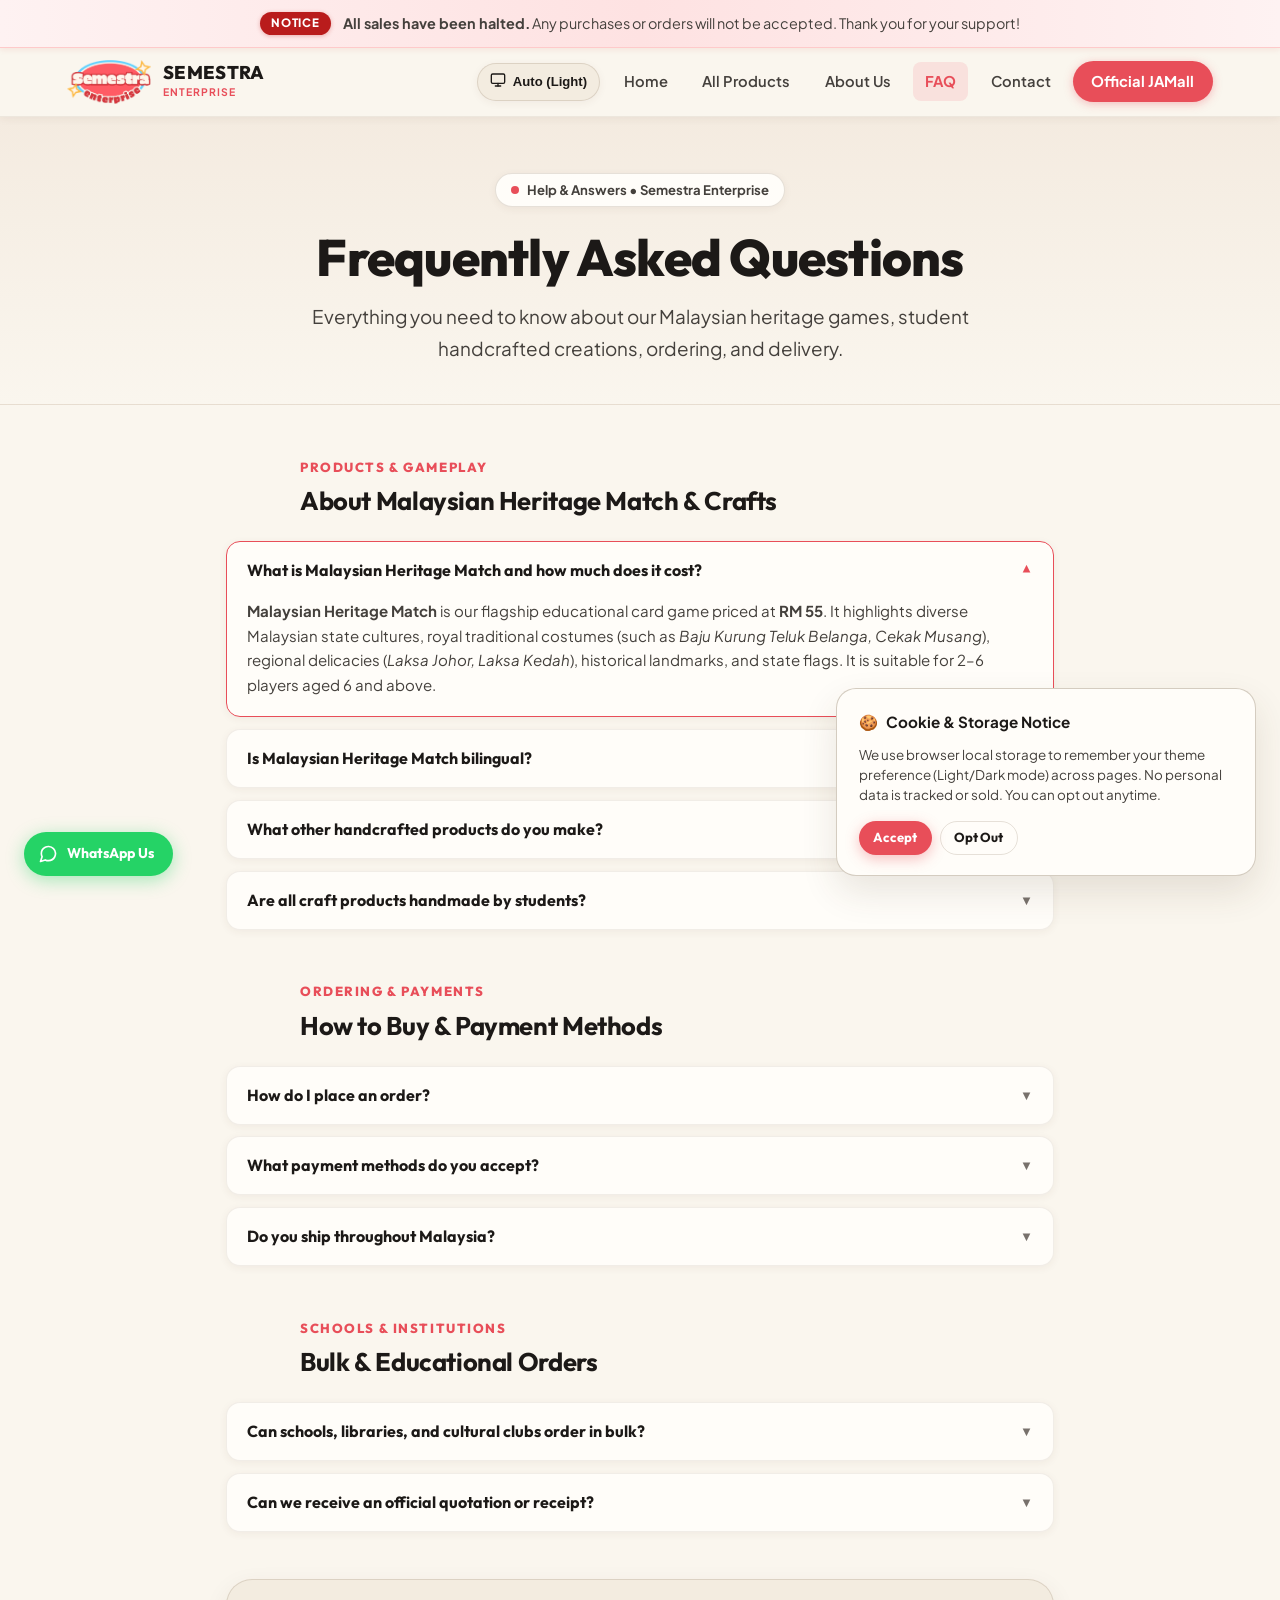
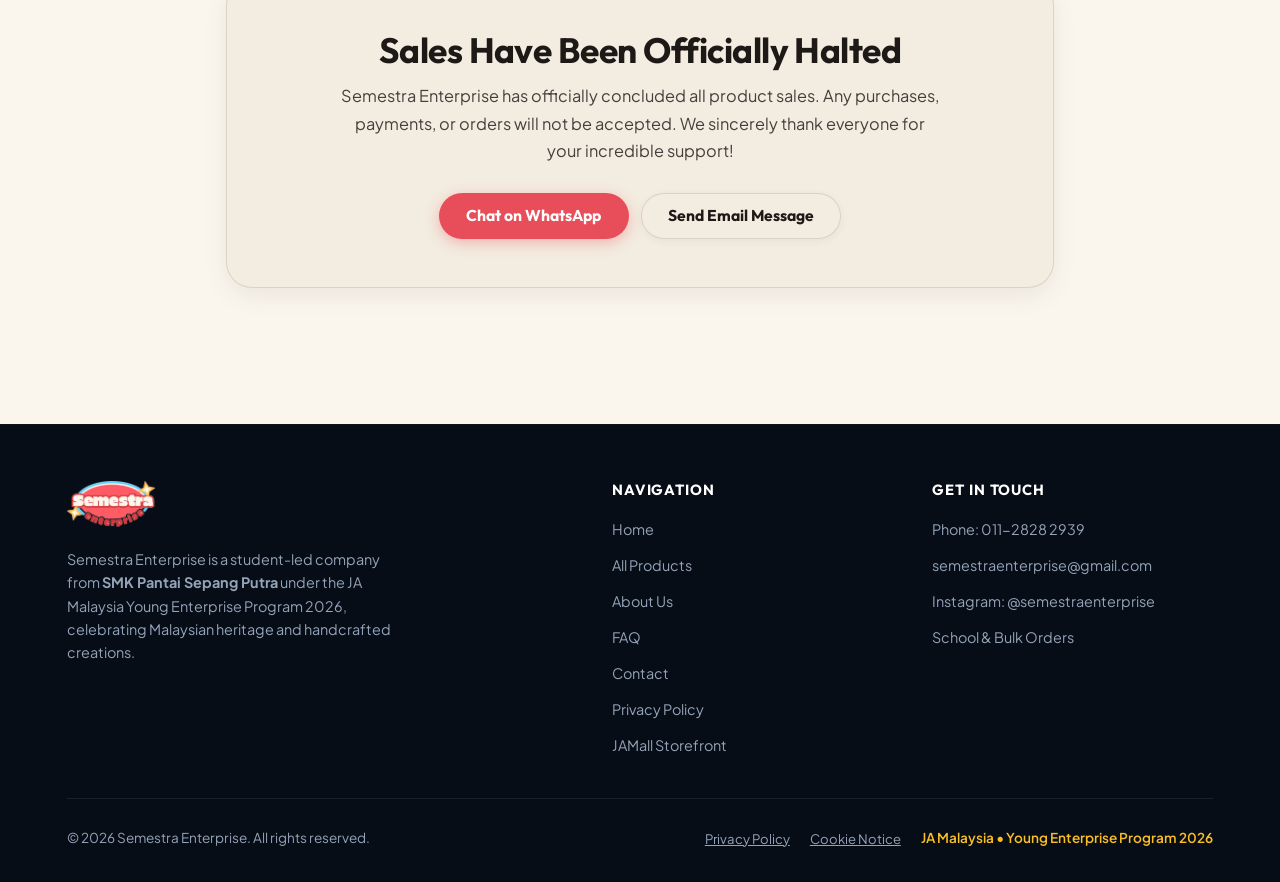
<file: docs/faq.html>
<!DOCTYPE html>
<html lang="en">

<head>
  <meta charset="UTF-8" />
  <meta name="viewport" content="width=device-width, initial-scale=1.0" />
  <title>FAQ | Frequently Asked Questions | Semestra Enterprise</title>
  <meta name="description"
    content="Frequently asked questions about Malaysian Heritage Match card game, handmade floral crafts, DuitNow ordering, and school bulk inquiries for Semestra Enterprise (SMK Pantai Sepang Putra)." />
  <meta property="og:site_name" content="Semestra Enterprise" />
  <meta property="og:type" content="website" />
  <meta property="og:url" content="https://lobothexile.github.io/SemestraEnterprise/faq.html" />
  <meta property="og:title" content="Frequently Asked Questions | Semestra Enterprise" />
  <meta property="og:description"
    content="Find answers about Malaysian Heritage Match, ordering via JAMall & WhatsApp, DuitNow payments, and school bulk orders." />
  <meta property="og:image" content="https://lobothexile.github.io/SemestraEnterprise/assets/image/Banner.jpeg" />
  <meta name="twitter:card" content="summary_large_image" />
  <meta name="twitter:title" content="FAQ | Semestra Enterprise" />
  <meta name="twitter:description"
    content="Got questions about our card game, crafts, or ordering process? Find answers here." />
  <meta name="twitter:image" content="https://lobothexile.github.io/SemestraEnterprise/assets/image/Banner.jpeg" />
  <meta name="theme-color" content="#FAF6EE" />
  <link rel="icon" type="image/png" href="assets/icons/favicon.png" />
  <link rel="apple-touch-icon" href="assets/icons/favicon.png" />
  <link rel="stylesheet" href="style.css" />
  <script>
    (function () {
      let saved = 'system';
      try { saved = localStorage.getItem('semestra_theme_preference') || 'system'; } catch (e) { saved = 'system'; }
      const isDark = window.matchMedia && window.matchMedia('(prefers-color-scheme: dark)').matches;
      const resolved = saved === 'system' ? (isDark ? 'dark' : 'light') : saved;
      document.documentElement.setAttribute('data-theme', resolved);
      document.documentElement.setAttribute('data-theme-setting', saved);
    })();
  </script>
</head>

<body>
  <!-- Header Navigation -->
  <nav>
    <div class="container">
      <a href="index.html" class="brand-link">
        <img src="assets/image/logo.png" alt="Semestra Enterprise Logo" class="logo" decoding="async" />
        <div class="brand-title">
          <span class="main-name">SEMESTRA</span>
          <span class="tagline-small">ENTERPRISE</span>
        </div>
      </a>

      <div class="nav-right-group">
        <!-- Theme Switcher (3 Modes: System, Light, Dark) -->
        <div class="theme-switch-wrap">
          <button type="button" class="theme-toggle-btn" id="theme-toggle-btn" aria-label="Select theme mode" aria-expanded="false" aria-haspopup="true" aria-controls="theme-menu-dropdown">
            <span id="theme-active-icon">
              <svg viewBox="0 0 24 24" fill="none" stroke="currentColor" stroke-width="2" stroke-linecap="round"
                stroke-linejoin="round">
                <rect x="2" y="3" width="20" height="14" rx="2" ry="2"></rect>
                <line x1="8" y1="21" x2="16" y2="21"></line>
                <line x1="12" y1="17" x2="12" y2="21"></line>
              </svg>
            </span>
            <span id="theme-active-label">Auto</span>
          </button>
          <div class="theme-menu-dropdown" id="theme-menu-dropdown">
            <button type="button" class="theme-menu-item" data-theme-value="system">
              <svg viewBox="0 0 24 24" fill="none" stroke="currentColor" stroke-width="2" stroke-linecap="round"
                stroke-linejoin="round">
                <rect x="2" y="3" width="20" height="14" rx="2" ry="2"></rect>
                <line x1="8" y1="21" x2="16" y2="21"></line>
                <line x1="12" y1="17" x2="12" y2="21"></line>
              </svg>
              <span>System</span>
            </button>
            <button type="button" class="theme-menu-item" data-theme-value="light">
              <svg viewBox="0 0 24 24" fill="none" stroke="currentColor" stroke-width="2" stroke-linecap="round"
                stroke-linejoin="round">
                <circle cx="12" cy="12" r="5"></circle>
                <line x1="12" y1="1" x2="12" y2="3"></line>
                <line x1="12" y1="21" x2="12" y2="23"></line>
                <line x1="4.22" y1="4.22" x2="5.64" y2="5.64"></line>
                <line x1="18.36" y1="18.36" x2="19.78" y2="19.78"></line>
                <line x1="1" y1="12" x2="3" y2="12"></line>
                <line x1="21" y1="12" x2="23" y2="12"></line>
                <line x1="4.22" y1="19.78" x2="5.64" y2="18.36"></line>
                <line x1="18.36" y1="5.64" x2="19.78" y2="4.22"></line>
              </svg>
              <span>Light</span>
            </button>
            <button type="button" class="theme-menu-item" data-theme-value="dark">
              <svg viewBox="0 0 24 24" fill="none" stroke="currentColor" stroke-width="2" stroke-linecap="round"
                stroke-linejoin="round">
                <path d="M21 12.79A9 9 0 1 1 11.21 3 7 7 0 0 0 21 12.79z"></path>
              </svg>
              <span>Dark</span>
            </button>
          </div>
        </div>

        <button class="menu-toggle" aria-label="Toggle navigation menu" aria-expanded="false" aria-controls="primary-nav">
          <svg width="20" height="20" viewBox="0 0 24 24" fill="none" stroke="currentColor" stroke-width="2"
            stroke-linecap="round" stroke-linejoin="round">
            <line x1="3" y1="12" x2="21" y2="12"></line>
            <line x1="3" y1="6" x2="21" y2="6"></line>
            <line x1="3" y1="18" x2="21" y2="18"></line>
          </svg>
        </button>

        <div class="nav-links" id="primary-nav">
          <a href="index.html">Home</a>
          <a href="products.html">All Products</a>
          <a href="about.html">About Us</a>
          <a href="faq.html" class="active">FAQ</a>
          <a href="contact.html">Contact</a>
          <a href="https://jamalaysia.org.my/JAMall/semestraenterprise/" target="_blank" rel="noopener"
            class="nav-cta">Official JAMall</a>
        </div>
      </div>
    </div>
  </nav>

  <!-- Header Banner -->
  <header class="hero" style="padding: 3.5rem 0 2.5rem; text-align: center;">
    <div class="container" style="max-width: 780px;">
      <div class="hero-badge-pill" style="margin: 0 auto 1.25rem;">
        <span class="pill-dot"></span>
        <span>Help & Answers • Semestra Enterprise</span>
      </div>
      <h1 style="color: var(--text-primary); margin-bottom: 0.85rem;">Frequently Asked Questions</h1>
      <p class="lead" style="margin-bottom: 0;">
        Everything you need to know about our Malaysian heritage games, student handcrafted creations, ordering, and
        delivery.
      </p>
    </div>
  </header>

  <!-- FAQ Main Content -->
  <main class="container" style="padding: 3rem 1rem 5rem; max-width: 860px;">

    <!-- Category 1: Products & Flagship Game -->
    <div style="margin-bottom: 3rem;">
      <div class="section-header" style="text-align: left; margin-bottom: 1.5rem;">
        <span class="section-eyebrow">Products & Gameplay</span>
        <h2 style="font-size: 1.6rem;">About Malaysian Heritage Match & Crafts</h2>
      </div>

      <div class="faq-item active">
        <button class="faq-question">
          <span>What is Malaysian Heritage Match and how much does it cost?</span>
          <span class="faq-toggle-icon">▼</span>
        </button>
        <div class="faq-answer">
          <strong>Malaysian Heritage Match</strong> is our flagship educational card game priced at <strong>RM
            55</strong>. It highlights diverse Malaysian state cultures, royal traditional costumes (such as <em>Baju
            Kurung Teluk Belanga, Cekak Musang</em>), regional delicacies (<em>Laksa Johor, Laksa Kedah</em>),
          historical landmarks, and state flags. It is suitable for 2–6 players aged 6 and above.
        </div>
      </div>

      <div class="faq-item">
        <button class="faq-question">
          <span>Is Malaysian Heritage Match bilingual?</span>
          <span class="faq-toggle-icon">▼</span>
        </button>
        <div class="faq-answer">
          Yes! The card game and accompanying factsheets feature bilingual descriptions in both <strong>Bahasa
            Melayu</strong> and <strong>English</strong>, making it accessible for classrooms, language societies, and
          diverse family households.
        </div>
      </div>

      <div class="faq-item">
        <button class="faq-question">
          <span>What other handcrafted products do you make?</span>
          <span class="faq-toggle-icon">▼</span>
        </button>
        <div class="faq-answer">
          Along with our card game, our student entrepreneurs handcraft:
          <ul style="margin: 0.75rem 0 0 1.25rem; line-height: 1.7;">
            <li><strong>PipeCleaner Flower Pots (RM 15):</strong> Everlasting chenille sunflowers in mini ceramic pots.
              100% maintenance-free.</li>
            <li><strong>Handmade Hairclips (RM 4 / 50% Off):</strong> Floral chenille clips with sturdy, non-slip grip.
            </li>
            <li><strong>Pixel-Art Character Keychains (RM 4 / 50% Off):</strong> Heat-fused perler bead keychains
              featuring Judy Hopps, Nick Wilde, Tulip, and Apple motifs.</li>
          </ul>
        </div>
      </div>

      <div class="faq-item">
        <button class="faq-question">
          <span>Are all craft products handmade by students?</span>
          <span class="faq-toggle-icon">▼</span>
        </button>
        <div class="faq-answer">
          Yes, 100%! Every single flower pot, hairclip, and keychain is hand-shaped, assembled, and quality-inspected by
          the student team of <strong>SMK Pantai Sepang Putra</strong> under the JA Malaysia Young Enterprise Program
          2026.
        </div>
      </div>
    </div>

    <!-- Category 2: Ordering & Payment -->
    <div style="margin-bottom: 3rem;">
      <div class="section-header" style="text-align: left; margin-bottom: 1.5rem;">
        <span class="section-eyebrow">Ordering & Payments</span>
        <h2 style="font-size: 1.6rem;">How to Buy & Payment Methods</h2>
      </div>

      <div class="faq-item">
        <button class="faq-question">
          <span>How do I place an order?</span>
          <span class="faq-toggle-icon">▼</span>
        </button>
        <div class="faq-answer">
          You have two convenient options:
          <ol style="margin: 0.75rem 0 0 1.25rem; line-height: 1.7;">
            <li><strong>Official JA Malaysia Mall Storefront:</strong> Purchase directly on our verified e-commerce
              store at <a href="https://jamalaysia.org.my/JAMall/semestraenterprise/" target="_blank" rel="noopener"
                style="color: var(--color-primary); text-decoration: underline;">jamalaysia.org.my/JAMall/semestraenterprise/</a>.
            </li>
            <li><strong>Direct WhatsApp Order:</strong> Click any "Order" button on this website or chat directly with
              our sales director at <strong>011-2828 2939</strong>.</li>
          </ol>
        </div>
      </div>

      <div class="faq-item">
        <button class="faq-question">
          <span>What payment methods do you accept?</span>
          <span class="faq-toggle-icon">▼</span>
        </button>
        <div class="faq-answer">
          For digital and online orders, we accept instant <strong>DuitNow QR</strong> transfers and bank account
          transfers. You can send your payment receipt directly via WhatsApp or email. For in-person purchases at our
          school and event pop-up booths, we accept DuitNow and cash.
        </div>
      </div>

      <div class="faq-item">
        <button class="faq-question">
          <span>Do you ship throughout Malaysia?</span>
          <span class="faq-toggle-icon">▼</span>
        </button>
        <div class="faq-answer">
          Yes, we provide nationwide postage via standard courier services. Self-pickup is also available for students,
          teachers, and parents at <strong>SMK Pantai Sepang Putra</strong>.
        </div>
      </div>
    </div>

    <!-- Category 3: School & Bulk Orders -->
    <div style="margin-bottom: 3rem;">
      <div class="section-header" style="text-align: left; margin-bottom: 1.5rem;">
        <span class="section-eyebrow">Schools & Institutions</span>
        <h2 style="font-size: 1.6rem;">Bulk & Educational Orders</h2>
      </div>

      <div class="faq-item">
        <button class="faq-question">
          <span>Can schools, libraries, and cultural clubs order in bulk?</span>
          <span class="faq-toggle-icon">▼</span>
        </button>
        <div class="faq-answer">
          Absolutely! We welcome orders from teachers, History/Cultural subject departments, school libraries, and
          student clubs. We offer bundled pricing for classroom sets. Please reach out via WhatsApp at <strong>011-2828
            2939</strong> or email <strong>semestraenterprise@gmail.com</strong> with your school name and required
          quantities.
        </div>
      </div>

      <div class="faq-item">
        <button class="faq-question">
          <span>Can we receive an official quotation or receipt?</span>
          <span class="faq-toggle-icon">▼</span>
        </button>
        <div class="faq-answer">
          Yes, as an official company operating under the <strong>JA Malaysia Young Enterprise Program 2026</strong>,
          our finance department can issue official company receipts and itemized invoices for school and institutional
          purchases.
        </div>
      </div>
    </div>

    <!-- Still Have Questions Callout -->
    <div class="cta-banner" style="margin-top: 2rem;">
      <h2>Still have a question?</h2>
      <p>Our student support team is ready to assist you with custom orders, inquiries, and suggestions.</p>
      <div style="display: flex; gap: 0.75rem; justify-content: center; flex-wrap: wrap;">
        <a href="https://wa.me/601128282939?text=Hello%20Semestra%20Enterprise%20team%2C%20I%20have%20a%20question%20about%20your%20products!"
          target="_blank" rel="noopener" class="btn btn-primary">
          <span>Chat on WhatsApp</span>
        </a>
        <a href="contact.html" class="btn btn-secondary">
          <span>Send Email Message</span>
        </a>
      </div>
    </div>
  </main>

  <!-- Footer -->
  <footer>
    <div class="container">
      <div class="footer-grid">
        <div class="footer-brand">
          <img src="assets/image/logo.png" alt="Semestra Enterprise" class="footer-logo" loading="lazy" decoding="async" />
          <p>
            Semestra Enterprise is a student-led company from <strong>SMK Pantai Sepang Putra</strong> under the JA
            Malaysia Young Enterprise Program 2026, celebrating Malaysian heritage and handcrafted creations.
          </p>
        </div>
        <div class="footer-col">
          <h4>Navigation</h4>
          <ul>
            <li><a href="index.html">Home</a></li>
            <li><a href="products.html">All Products</a></li>
            <li><a href="about.html">About Us</a></li>
            <li><a href="faq.html">FAQ</a></li>
            <li><a href="contact.html">Contact</a></li>
            <li><a href="privacy.html">Privacy Policy</a></li>
            <li><a href="https://jamalaysia.org.my/JAMall/semestraenterprise/" target="_blank" rel="noopener">JAMall
                Storefront</a></li>
          </ul>
        </div>
        <div class="footer-col">
          <h4>Get in Touch</h4>
          <ul>
            <li><a href="tel:01128282939">Phone: 011-2828 2939</a></li>
            <li><a href="mailto:semestraenterprise@gmail.com">semestraenterprise@gmail.com</a></li>
            <li><a href="https://www.instagram.com/semestraenterprise" target="_blank" rel="noopener">Instagram:
                @semestraenterprise</a></li>
            <li><a href="contact.html">School & Bulk Orders</a></li>
          </ul>
        </div>
      </div>

      <div class="footer-bottom">
        <p>&copy; 2026 Semestra Enterprise. All rights reserved.</p>
        <div style="display: flex; align-items: center; gap: 1.25rem; flex-wrap: wrap;">
          <a href="privacy.html" style="color: #94A3B8; font-size: 0.82rem; text-decoration: underline;">Privacy
            Policy</a>
          <button type="button" class="cookie-settings-link">Cookie Notice</button>
          <p style="color: #FBBF24; font-weight: 600; margin: 0;">JA Malaysia • Young Enterprise Program 2026</p>
        </div>
      </div>
    </div>
  </footer>

  <!-- Floating WhatsApp Quick-Chat Button -->
  <a href="https://wa.me/601128282939?text=Hello%20Semestra%20Enterprise%20team%2C%20I%20would%20like%20to%20inquire%20about%20your%20products!"
    target="_blank" rel="noopener" class="floating-whatsapp-btn" aria-label="Chat with us on WhatsApp">
    <svg viewBox="0 0 24 24" fill="none" stroke="currentColor" stroke-width="2" stroke-linecap="round"
      stroke-linejoin="round">
      <path
        d="M21 11.5a8.38 8.38 0 0 1-.9 3.8 8.5 8.5 0 0 1-7.6 4.7 8.38 8.38 0 0 1-3.8-.9L3 21l1.9-5.7a8.38 8.38 0 0 1-.9-3.8 8.5 8.5 0 0 1 4.7-7.6 8.38 8.38 0 0 1 3.8-.9h.5a8.48 8.48 0 0 1 8 8v.5z">
      </path>
    </svg>
    <span>WhatsApp Us</span>
  </a>

  <!-- Cookie & Local Storage Notice Banner -->
  <aside id="cookie-banner" class="cookie-banner" role="region" aria-label="Cookie and storage notice">
    <div class="cookie-banner-content">
      <div class="cookie-banner-title">
        <span>🍪</span>
        <span>Cookie & Storage Notice</span>
      </div>
      <p>
        We use browser local storage to remember your theme preference (Light/Dark mode) across pages. No personal data
        is tracked or sold. You can opt out anytime.
      </p>
      <div class="cookie-banner-actions">
        <button type="button" id="cookie-accept-btn" class="btn btn-primary btn-sm">Accept</button>
        <button type="button" id="cookie-decline-btn" class="btn btn-outline btn-sm">Opt Out</button>
      </div>
    </div>
  </aside>

  <script src="script.js"></script>
</body>

</html>
</file>
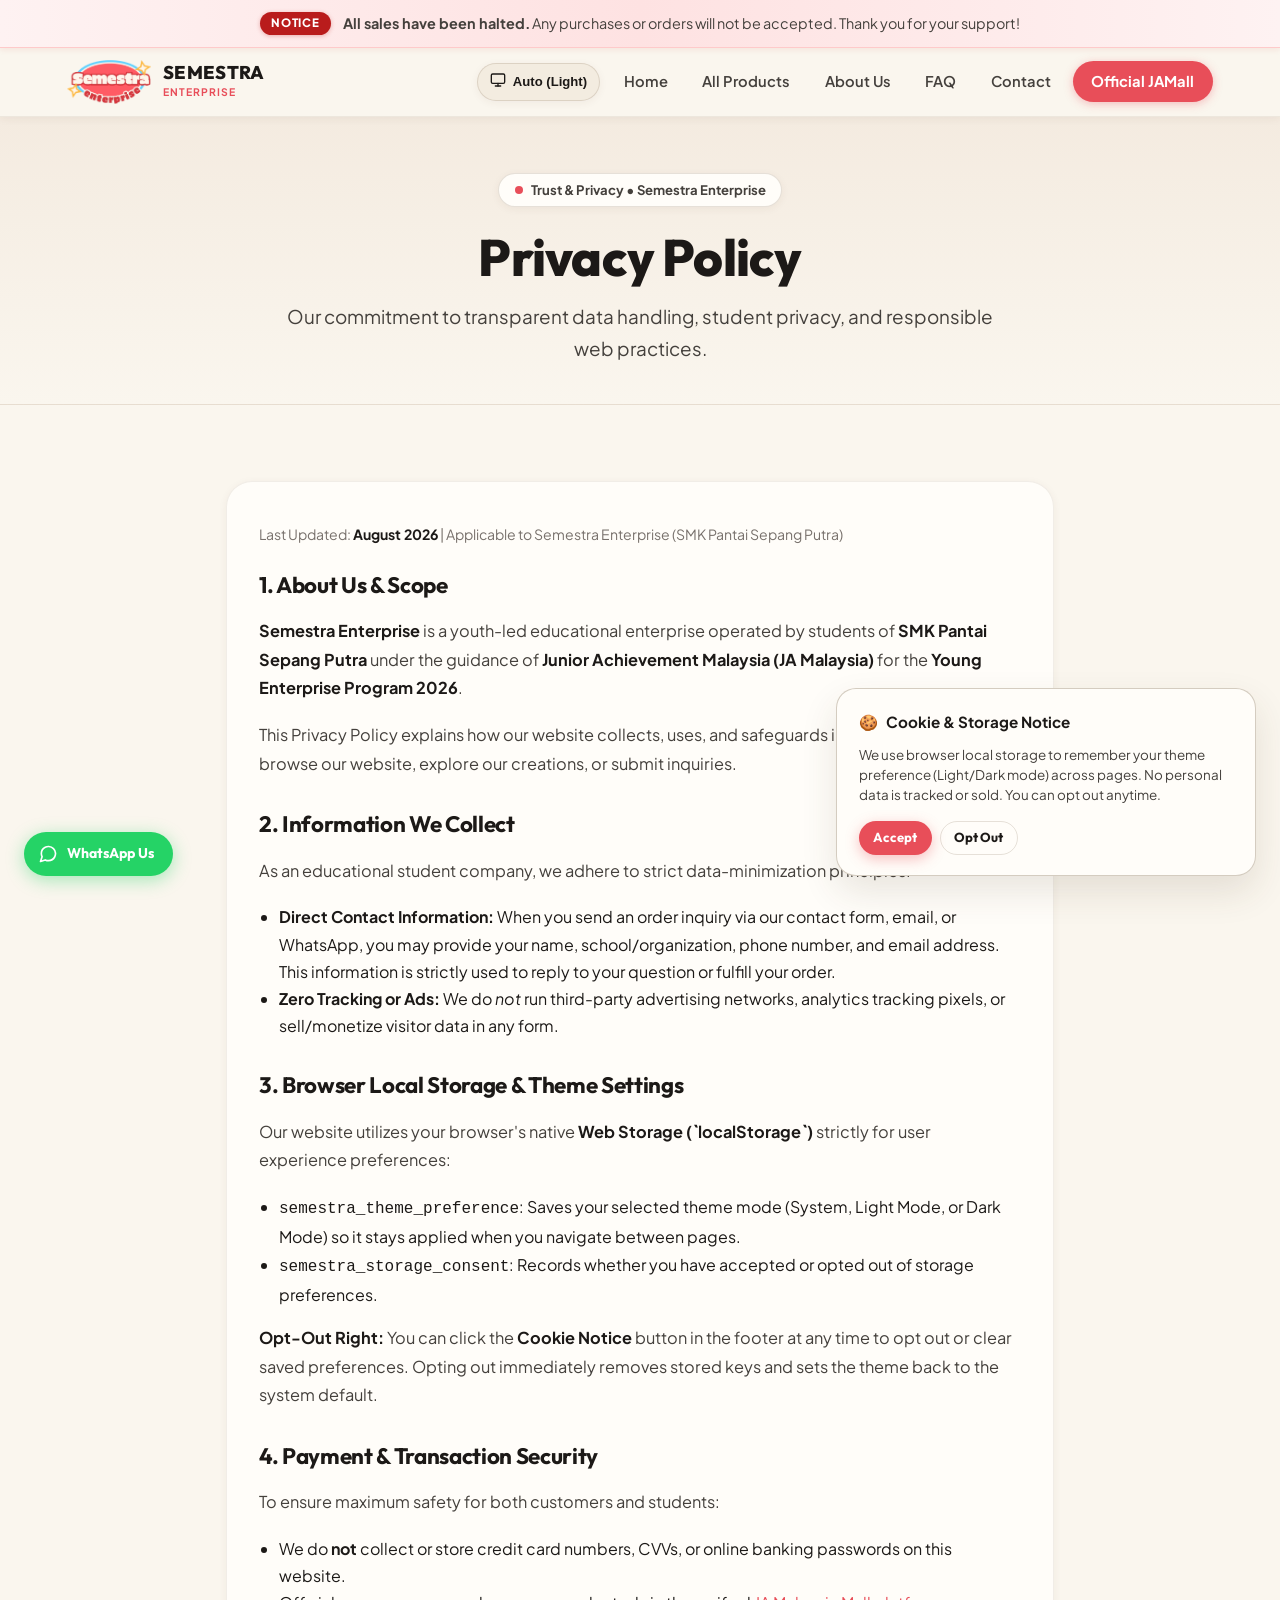
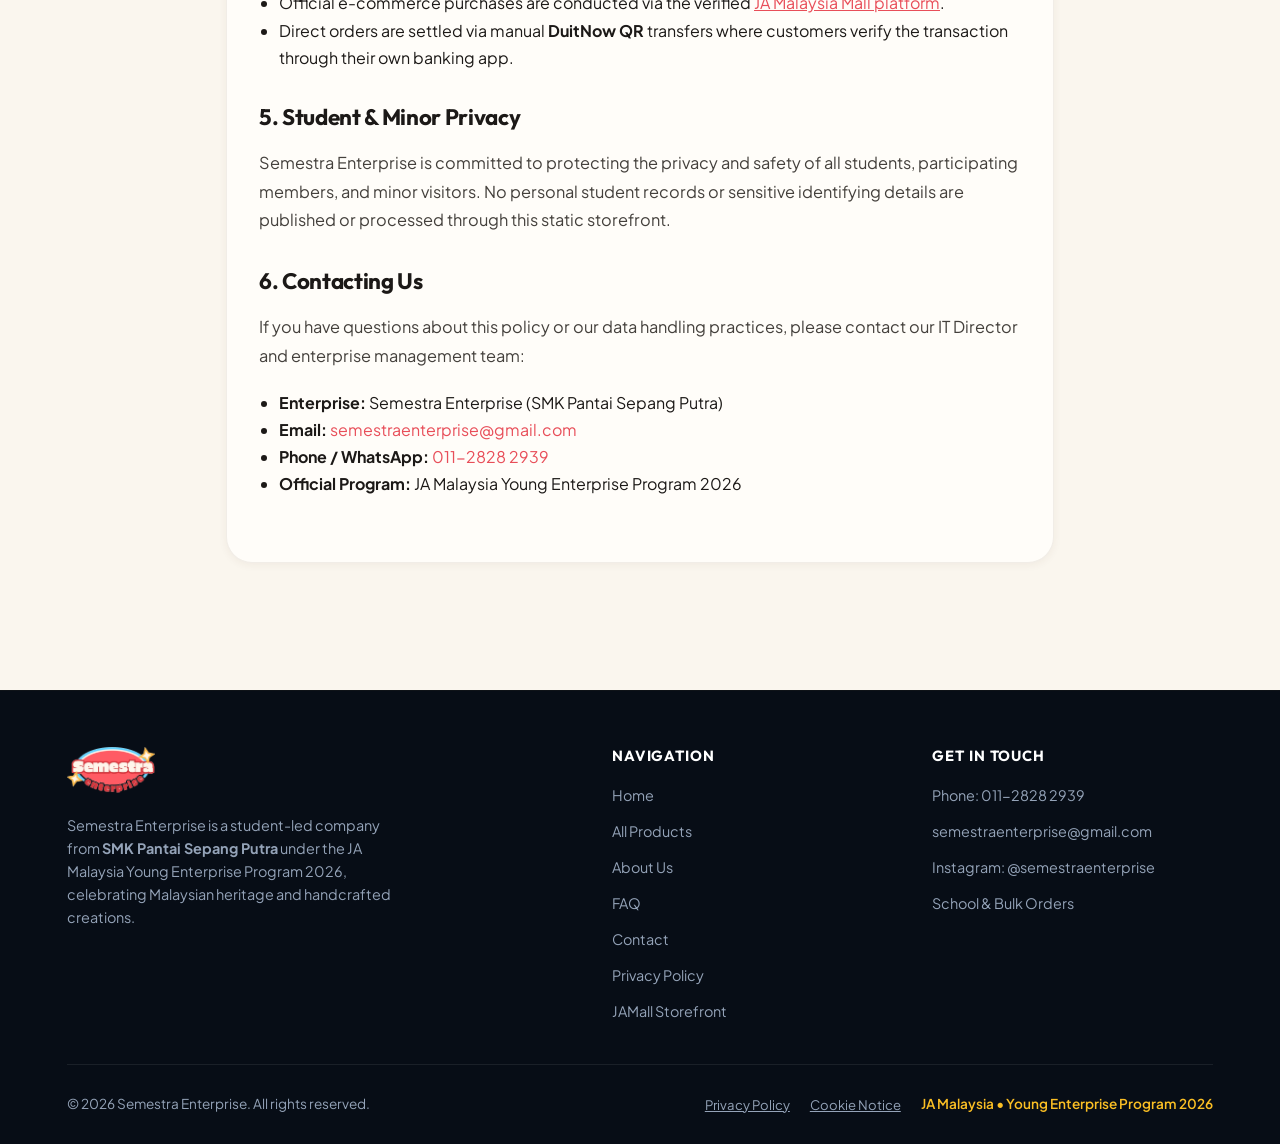
<file: docs/privacy.html>
<!DOCTYPE html>
<html lang="en">
  <head>
    <meta charset="UTF-8" />
    <meta name="viewport" content="width=device-width, initial-scale=1.0" />
    <title>Privacy Policy & Storage Notice | Semestra Enterprise</title>
    <meta name="description" content="Privacy Policy, data handling practices, and local storage notice for Semestra Enterprise (SMK Pantai Sepang Putra) under JA Malaysia Young Enterprise 2026." />
    <meta property="og:site_name" content="Semestra Enterprise" />
    <meta property="og:type" content="website" />
    <meta property="og:url" content="https://lobothexile.github.io/SemestraEnterprise/privacy.html" />
    <meta property="og:title" content="Privacy Policy | Semestra Enterprise" />
    <meta property="og:description" content="Learn how Semestra Enterprise respects your privacy, handles customer inquiries, and uses client-side local storage." />
    <meta property="og:image" content="https://lobothexile.github.io/SemestraEnterprise/assets/image/Banner.jpeg" />
    <meta name="twitter:card" content="summary_large_image" />
    <meta name="twitter:title" content="Privacy Policy | Semestra Enterprise" />
    <meta name="twitter:description" content="Privacy Policy and client-side storage information for Semestra Enterprise." />
    <meta name="twitter:image" content="https://lobothexile.github.io/SemestraEnterprise/assets/image/Banner.jpeg" />
    <meta name="theme-color" content="#FAF6EE" />
    <link rel="icon" type="image/png" href="assets/icons/favicon.png" />
    <link rel="apple-touch-icon" href="assets/icons/favicon.png" />
    <link rel="stylesheet" href="style.css" />
    <script>
      (function() {
        let saved = 'system';
      try { saved = localStorage.getItem('semestra_theme_preference') || 'system'; } catch (e) { saved = 'system'; }
        const isDark = window.matchMedia && window.matchMedia('(prefers-color-scheme: dark)').matches;
        const resolved = saved === 'system' ? (isDark ? 'dark' : 'light') : saved;
        document.documentElement.setAttribute('data-theme', resolved);
        document.documentElement.setAttribute('data-theme-setting', saved);
      })();
    </script>
  </head>
  <body>
    <!-- Header Navigation -->
    <nav>
      <div class="container">
        <a href="index.html" class="brand-link">
          <img src="assets/image/logo.png" alt="Semestra Enterprise Logo" class="logo" decoding="async" />
          <div class="brand-title">
            <span class="main-name">SEMESTRA</span>
            <span class="tagline-small">ENTERPRISE</span>
          </div>
        </a>

        <div class="nav-right-group">
          <!-- Theme Switcher (3 Modes: System, Light, Dark) -->
          <div class="theme-switch-wrap">
            <button type="button" class="theme-toggle-btn" id="theme-toggle-btn" aria-label="Select theme mode" aria-expanded="false" aria-haspopup="true" aria-controls="theme-menu-dropdown">
              <span id="theme-active-icon">
                <svg viewBox="0 0 24 24" fill="none" stroke="currentColor" stroke-width="2" stroke-linecap="round" stroke-linejoin="round"><rect x="2" y="3" width="20" height="14" rx="2" ry="2"></rect><line x1="8" y1="21" x2="16" y2="21"></line><line x1="12" y1="17" x2="12" y2="21"></line></svg>
              </span>
              <span id="theme-active-label">Auto</span>
            </button>
            <div class="theme-menu-dropdown" id="theme-menu-dropdown">
              <button type="button" class="theme-menu-item" data-theme-value="system">
                <svg viewBox="0 0 24 24" fill="none" stroke="currentColor" stroke-width="2" stroke-linecap="round" stroke-linejoin="round"><rect x="2" y="3" width="20" height="14" rx="2" ry="2"></rect><line x1="8" y1="21" x2="16" y2="21"></line><line x1="12" y1="17" x2="12" y2="21"></line></svg>
                <span>System</span>
              </button>
              <button type="button" class="theme-menu-item" data-theme-value="light">
                <svg viewBox="0 0 24 24" fill="none" stroke="currentColor" stroke-width="2" stroke-linecap="round" stroke-linejoin="round"><circle cx="12" cy="12" r="5"></circle><line x1="12" y1="1" x2="12" y2="3"></line><line x1="12" y1="21" x2="12" y2="23"></line><line x1="4.22" y1="4.22" x2="5.64" y2="5.64"></line><line x1="18.36" y1="18.36" x2="19.78" y2="19.78"></line><line x1="1" y1="12" x2="3" y2="12"></line><line x1="21" y1="12" x2="23" y2="12"></line><line x1="4.22" y1="19.78" x2="5.64" y2="18.36"></line><line x1="18.36" y1="5.64" x2="19.78" y2="4.22"></line></svg>
                <span>Light</span>
              </button>
              <button type="button" class="theme-menu-item" data-theme-value="dark">
                <svg viewBox="0 0 24 24" fill="none" stroke="currentColor" stroke-width="2" stroke-linecap="round" stroke-linejoin="round"><path d="M21 12.79A9 9 0 1 1 11.21 3 7 7 0 0 0 21 12.79z"></path></svg>
                <span>Dark</span>
              </button>
            </div>
          </div>

          <button class="menu-toggle" aria-label="Toggle navigation menu" aria-expanded="false" aria-controls="primary-nav">
            <svg width="20" height="20" viewBox="0 0 24 24" fill="none" stroke="currentColor" stroke-width="2" stroke-linecap="round" stroke-linejoin="round">
              <line x1="3" y1="12" x2="21" y2="12"></line>
              <line x1="3" y1="6" x2="21" y2="6"></line>
              <line x1="3" y1="18" x2="21" y2="18"></line>
            </svg>
          </button>

          <div class="nav-links" id="primary-nav">
            <a href="index.html">Home</a>
            <a href="products.html">All Products</a>
            <a href="about.html">About Us</a>
            <a href="faq.html">FAQ</a>
            <a href="contact.html">Contact</a>
            <a href="https://jamalaysia.org.my/JAMall/semestraenterprise/" target="_blank" rel="noopener" class="nav-cta">Official JAMall</a>
          </div>
        </div>
      </div>
    </nav>

    <!-- Header Banner -->
    <header class="hero" style="padding: 3.5rem 0 2.5rem; text-align: center;">
      <div class="container" style="max-width: 780px;">
        <div class="hero-badge-pill" style="margin: 0 auto 1.25rem;">
          <span class="pill-dot"></span>
          <span>Trust & Privacy • Semestra Enterprise</span>
        </div>
        <h1 style="color: var(--text-primary); margin-bottom: 0.85rem;">Privacy Policy</h1>
        <p class="lead" style="margin-bottom: 0;">
          Our commitment to transparent data handling, student privacy, and responsible web practices.
        </p>
      </div>
    </header>

    <!-- Main Policy Content -->
    <main class="container" style="padding: 3rem 1rem 5rem; max-width: 860px;">
      <div class="story-card">
        <p style="font-size: 0.88rem; color: var(--text-muted); margin-bottom: 1.5rem;">
          Last Updated: <strong>August 2026</strong> | Applicable to Semestra Enterprise (SMK Pantai Sepang Putra)
        </p>

        <h2 style="font-size: 1.4rem; margin-top: 1rem;">1. About Us & Scope</h2>
        <p>
          <strong>Semestra Enterprise</strong> is a youth-led educational enterprise operated by students of <strong>SMK Pantai Sepang Putra</strong> under the guidance of <strong>Junior Achievement Malaysia (JA Malaysia)</strong> for the <strong>Young Enterprise Program 2026</strong>.
        </p>
        <p>
          This Privacy Policy explains how our website collects, uses, and safeguards information when you browse our website, explore our creations, or submit inquiries.
        </p>

        <h2 style="font-size: 1.4rem; margin-top: 2rem;">2. Information We Collect</h2>
        <p>
          As an educational student company, we adhere to strict data-minimization principles:
        </p>
        <ul style="margin: 0.75rem 0 1rem 1.25rem; line-height: 1.7;">
          <li><strong>Direct Contact Information:</strong> When you send an order inquiry via our contact form, email, or WhatsApp, you may provide your name, school/organization, phone number, and email address. This information is strictly used to reply to your question or fulfill your order.</li>
          <li><strong>Zero Tracking or Ads:</strong> We do <em>not</em> run third-party advertising networks, analytics tracking pixels, or sell/monetize visitor data in any form.</li>
        </ul>

        <h2 style="font-size: 1.4rem; margin-top: 2rem;">3. Browser Local Storage & Theme Settings</h2>
        <p>
          Our website utilizes your browser's native <strong>Web Storage (`localStorage`)</strong> strictly for user experience preferences:
        </p>
        <ul style="margin: 0.75rem 0 1rem 1.25rem; line-height: 1.7;">
          <li><code>semestra_theme_preference</code>: Saves your selected theme mode (System, Light Mode, or Dark Mode) so it stays applied when you navigate between pages.</li>
          <li><code>semestra_storage_consent</code>: Records whether you have accepted or opted out of storage preferences.</li>
        </ul>
        <p>
          <strong>Opt-Out Right:</strong> You can click the <strong>Cookie Notice</strong> button in the footer at any time to opt out or clear saved preferences. Opting out immediately removes stored keys and sets the theme back to the system default.
        </p>

        <h2 style="font-size: 1.4rem; margin-top: 2rem;">4. Payment & Transaction Security</h2>
        <p>
          To ensure maximum safety for both customers and students:
        </p>
        <ul style="margin: 0.75rem 0 1rem 1.25rem; line-height: 1.7;">
          <li>We do <strong>not</strong> collect or store credit card numbers, CVVs, or online banking passwords on this website.</li>
          <li>Official e-commerce purchases are conducted via the verified <a href="https://jamalaysia.org.my/JAMall/semestraenterprise/" target="_blank" rel="noopener" style="color: var(--color-primary); text-decoration: underline;">JA Malaysia Mall platform</a>.</li>
          <li>Direct orders are settled via manual <strong>DuitNow QR</strong> transfers where customers verify the transaction through their own banking app.</li>
        </ul>

        <h2 style="font-size: 1.4rem; margin-top: 2rem;">5. Student & Minor Privacy</h2>
        <p>
          Semestra Enterprise is committed to protecting the privacy and safety of all students, participating members, and minor visitors. No personal student records or sensitive identifying details are published or processed through this static storefront.
        </p>

        <h2 style="font-size: 1.4rem; margin-top: 2rem;">6. Contacting Us</h2>
        <p>
          If you have questions about this policy or our data handling practices, please contact our IT Director and enterprise management team:
        </p>
        <ul style="margin: 0.75rem 0 1.5rem 1.25rem; line-height: 1.7;">
          <li><strong>Enterprise:</strong> Semestra Enterprise (SMK Pantai Sepang Putra)</li>
          <li><strong>Email:</strong> <a href="mailto:semestraenterprise@gmail.com" style="color: var(--color-primary);">semestraenterprise@gmail.com</a></li>
          <li><strong>Phone / WhatsApp:</strong> <a href="tel:01128282939" style="color: var(--color-primary);">011-2828 2939</a></li>
          <li><strong>Official Program:</strong> JA Malaysia Young Enterprise Program 2026</li>
        </ul>
      </div>
    </main>

    <!-- Footer -->
    <footer>
      <div class="container">
        <div class="footer-grid">
          <div class="footer-brand">
            <img src="assets/image/logo.png" alt="Semestra Enterprise" class="footer-logo" loading="lazy" decoding="async" />
            <p>
              Semestra Enterprise is a student-led company from <strong>SMK Pantai Sepang Putra</strong> under the JA Malaysia Young Enterprise Program 2026, celebrating Malaysian heritage and handcrafted creations.
            </p>
          </div>
          <div class="footer-col">
            <h4>Navigation</h4>
            <ul>
              <li><a href="index.html">Home</a></li>
              <li><a href="products.html">All Products</a></li>
              <li><a href="about.html">About Us</a></li>
              <li><a href="faq.html">FAQ</a></li>
              <li><a href="contact.html">Contact</a></li>
              <li><a href="privacy.html">Privacy Policy</a></li>
              <li><a href="https://jamalaysia.org.my/JAMall/semestraenterprise/" target="_blank" rel="noopener">JAMall Storefront</a></li>
            </ul>
          </div>
          <div class="footer-col">
            <h4>Get in Touch</h4>
            <ul>
              <li><a href="tel:01128282939">Phone: 011-2828 2939</a></li>
              <li><a href="mailto:semestraenterprise@gmail.com">semestraenterprise@gmail.com</a></li>
              <li><a href="https://www.instagram.com/semestraenterprise" target="_blank" rel="noopener">Instagram: @semestraenterprise</a></li>
              <li><a href="contact.html">School & Bulk Orders</a></li>
            </ul>
          </div>
        </div>

        <div class="footer-bottom">
          <p>&copy; 2026 Semestra Enterprise. All rights reserved.</p>
          <div style="display: flex; align-items: center; gap: 1.25rem; flex-wrap: wrap;">
            <a href="privacy.html" style="color: #94A3B8; font-size: 0.82rem; text-decoration: underline;">Privacy Policy</a>
            <button type="button" class="cookie-settings-link">Cookie Notice</button>
            <p style="color: #FBBF24; font-weight: 600; margin: 0;">JA Malaysia • Young Enterprise Program 2026</p>
          </div>
        </div>
      </div>
    </footer>

    <!-- Floating WhatsApp Quick-Chat Button -->
    <a href="https://wa.me/601128282939?text=Hello%20Semestra%20Enterprise%20team%2C%20I%20would%20like%20to%20inquire%20about%20your%20products!" target="_blank" rel="noopener" class="floating-whatsapp-btn" aria-label="Chat with us on WhatsApp">
      <svg viewBox="0 0 24 24" fill="none" stroke="currentColor" stroke-width="2" stroke-linecap="round" stroke-linejoin="round">
        <path d="M21 11.5a8.38 8.38 0 0 1-.9 3.8 8.5 8.5 0 0 1-7.6 4.7 8.38 8.38 0 0 1-3.8-.9L3 21l1.9-5.7a8.38 8.38 0 0 1-.9-3.8 8.5 8.5 0 0 1 4.7-7.6 8.38 8.38 0 0 1 3.8-.9h.5a8.48 8.48 0 0 1 8 8v.5z"></path>
      </svg>
      <span>WhatsApp Us</span>
    </a>

    <!-- Cookie & Local Storage Notice Banner -->
    <aside id="cookie-banner" class="cookie-banner" role="region" aria-label="Cookie and storage notice">
      <div class="cookie-banner-content">
        <div class="cookie-banner-title">
          <span>🍪</span>
          <span>Cookie & Storage Notice</span>
        </div>
        <p>
          We use browser local storage to remember your theme preference (Light/Dark mode) across pages. No personal data is tracked or sold. You can opt out anytime.
        </p>
        <div class="cookie-banner-actions">
          <button type="button" id="cookie-accept-btn" class="btn btn-primary btn-sm">Accept</button>
          <button type="button" id="cookie-decline-btn" class="btn btn-outline btn-sm">Opt Out</button>
        </div>
      </div>
    </aside>

    <script src="script.js"></script>
  </body>
</html>
</file>
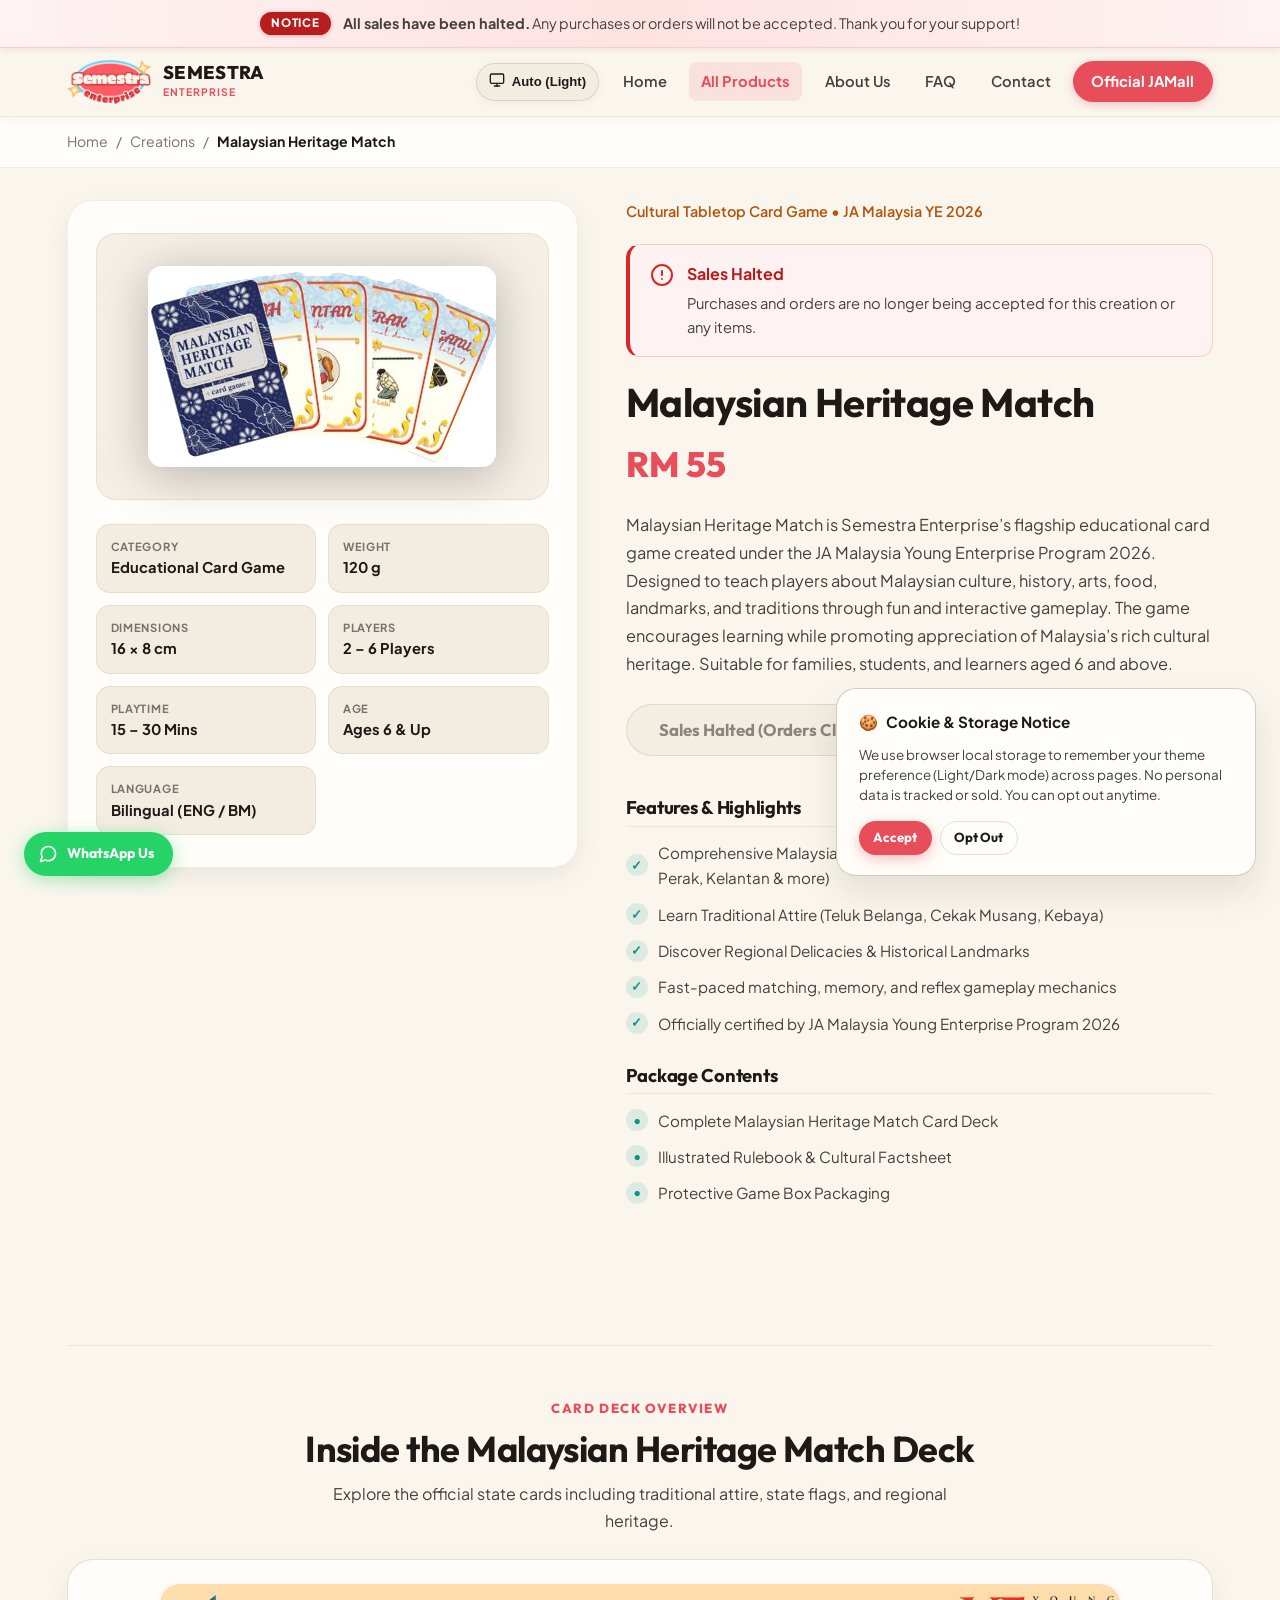
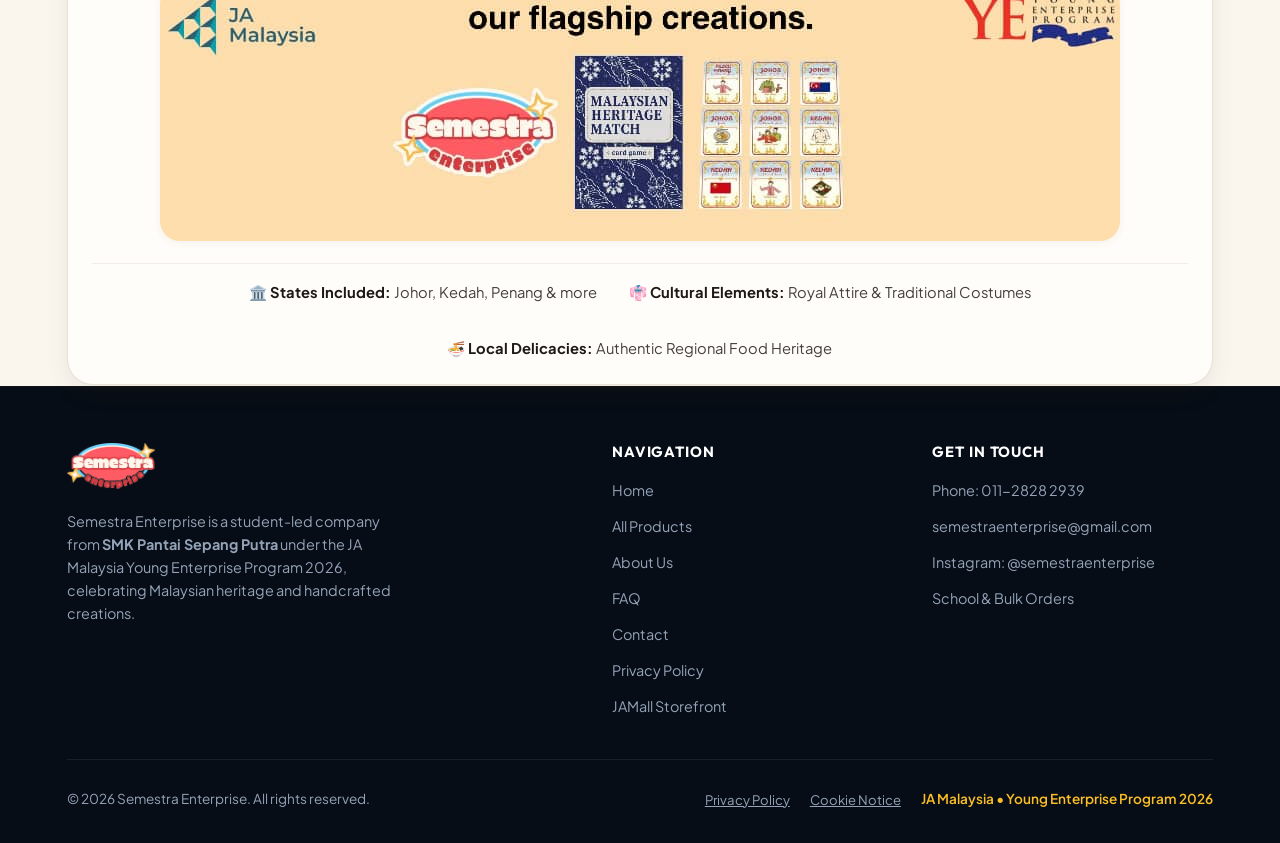
<file: docs/product.html>
<!DOCTYPE html>
<html lang="en">
  <head>
    <meta charset="UTF-8" />
    <meta name="viewport" content="width=device-width, initial-scale=1.0" />
    <title>Product Details | Semestra Enterprise</title>
    <meta name="description" content="View specifications, cultural highlights, and direct ordering options for Semestra Enterprise creations." />
    <meta property="og:site_name" content="Semestra Enterprise" />
    <meta property="og:type" content="product" />
    <meta property="og:url" content="https://lobothexile.github.io/SemestraEnterprise/product.html" />
    <meta property="og:title" content="Product Details | Semestra Enterprise" />
    <meta property="og:description" content="View specifications, craft highlights, and order directly from Semestra Enterprise." />
    <meta property="og:image" content="https://lobothexile.github.io/SemestraEnterprise/assets/image/Banner.jpeg" />
    <meta name="twitter:card" content="summary_large_image" />
    <meta name="twitter:title" content="Product Details | Semestra Enterprise" />
    <meta name="twitter:description" content="View specifications, craft highlights, and order directly from Semestra Enterprise." />
    <meta name="twitter:image" content="https://lobothexile.github.io/SemestraEnterprise/assets/image/Banner.jpeg" />
    <meta name="theme-color" content="#FAF6EE" />
    <link rel="icon" type="image/png" href="assets/icons/favicon.png" />
    <link rel="apple-touch-icon" href="assets/icons/favicon.png" />
    <link rel="stylesheet" href="style.css" />
    <script>
      (function() {
        let saved = 'system';
      try { saved = localStorage.getItem('semestra_theme_preference') || 'system'; } catch (e) { saved = 'system'; }
        const isDark = window.matchMedia && window.matchMedia('(prefers-color-scheme: dark)').matches;
        const resolved = saved === 'system' ? (isDark ? 'dark' : 'light') : saved;
        document.documentElement.setAttribute('data-theme', resolved);
        document.documentElement.setAttribute('data-theme-setting', saved);
      })();
    </script>
  </head>
  <body id="product-details-page">
    <!-- Header Navigation -->
    <nav>
      <div class="container">
        <a href="index.html" class="brand-link">
          <img src="assets/image/logo.png" alt="Semestra Enterprise Logo" class="logo" decoding="async" />
          <div class="brand-title">
            <span class="main-name">SEMESTRA</span>
            <span class="tagline-small">ENTERPRISE</span>
          </div>
        </a>

        <div class="nav-right-group">
          <!-- Theme Switcher (3 Modes: System, Light, Dark) -->
          <div class="theme-switch-wrap">
            <button type="button" class="theme-toggle-btn" id="theme-toggle-btn" aria-label="Select theme mode" aria-expanded="false" aria-haspopup="true" aria-controls="theme-menu-dropdown">
              <span id="theme-active-icon">
                <svg viewBox="0 0 24 24" fill="none" stroke="currentColor" stroke-width="2" stroke-linecap="round" stroke-linejoin="round"><rect x="2" y="3" width="20" height="14" rx="2" ry="2"></rect><line x1="8" y1="21" x2="16" y2="21"></line><line x1="12" y1="17" x2="12" y2="21"></line></svg>
              </span>
              <span id="theme-active-label">Auto</span>
            </button>
            <div class="theme-menu-dropdown" id="theme-menu-dropdown">
              <button type="button" class="theme-menu-item" data-theme-value="system">
                <svg viewBox="0 0 24 24" fill="none" stroke="currentColor" stroke-width="2" stroke-linecap="round" stroke-linejoin="round"><rect x="2" y="3" width="20" height="14" rx="2" ry="2"></rect><line x1="8" y1="21" x2="16" y2="21"></line><line x1="12" y1="17" x2="12" y2="21"></line></svg>
                <span>System</span>
              </button>
              <button type="button" class="theme-menu-item" data-theme-value="light">
                <svg viewBox="0 0 24 24" fill="none" stroke="currentColor" stroke-width="2" stroke-linecap="round" stroke-linejoin="round"><circle cx="12" cy="12" r="5"></circle><line x1="12" y1="1" x2="12" y2="3"></line><line x1="12" y1="21" x2="12" y2="23"></line><line x1="4.22" y1="4.22" x2="5.64" y2="5.64"></line><line x1="18.36" y1="18.36" x2="19.78" y2="19.78"></line><line x1="1" y1="12" x2="3" y2="12"></line><line x1="21" y1="12" x2="23" y2="12"></line><line x1="4.22" y1="19.78" x2="5.64" y2="18.36"></line><line x1="18.36" y1="5.64" x2="19.78" y2="4.22"></line></svg>
                <span>Light</span>
              </button>
              <button type="button" class="theme-menu-item" data-theme-value="dark">
                <svg viewBox="0 0 24 24" fill="none" stroke="currentColor" stroke-width="2" stroke-linecap="round" stroke-linejoin="round"><path d="M21 12.79A9 9 0 1 1 11.21 3 7 7 0 0 0 21 12.79z"></path></svg>
                <span>Dark</span>
              </button>
            </div>
          </div>

          <button class="menu-toggle" aria-label="Toggle navigation menu" aria-expanded="false" aria-controls="primary-nav">
            <svg width="20" height="20" viewBox="0 0 24 24" fill="none" stroke="currentColor" stroke-width="2" stroke-linecap="round" stroke-linejoin="round">
              <line x1="3" y1="12" x2="21" y2="12"></line>
              <line x1="3" y1="6" x2="21" y2="6"></line>
              <line x1="3" y1="18" x2="21" y2="18"></line>
            </svg>
          </button>

          <div class="nav-links" id="primary-nav">
            <a href="index.html">Home</a>
            <a href="products.html" class="active">All Products</a>
            <a href="about.html">About Us</a>
            <a href="faq.html">FAQ</a>
            <a href="contact.html">Contact</a>
            <a href="https://jamalaysia.org.my/JAMall/semestraenterprise/" target="_blank" rel="noopener" class="nav-cta">Official JAMall</a>
          </div>
        </div>
      </div>
    </nav>

    <!-- Breadcrumb -->
    <div style="background: var(--bg-surface); border-bottom: 1px solid var(--border-subtle); padding: 0.85rem 0;">
      <div class="container" style="display: flex; align-items: center; gap: 0.5rem; font-size: 0.88rem; color: var(--text-muted);">
        <a href="index.html" style="color: var(--text-muted);">Home</a>
        <span>/</span>
        <a href="products.html" style="color: var(--text-muted);">Creations</a>
        <span>/</span>
        <span style="color: var(--text-primary); font-weight: 700;" id="breadcrumb-title">Product Details</span>
      </div>
    </div>

    <!-- Product Detail Section -->
    <main class="container">
      <div class="product-detail-layout">
        <!-- Visual Column -->
        <div class="product-showcase-box">
          <div class="showcase-img-box">
            <img id="product-photo-large" src="assets/image/malaysian-heritage-match.png" alt="Product Photo" fetchpriority="high" decoding="async" />
          </div>

          <!-- Key Specs Grid -->
          <div class="detail-specs-grid" id="detail-specs-container">
            <!-- Dynamically populated via script.js -->
          </div>
        </div>

        <!-- Info Column -->
        <div class="product-info-column">
          <span style="font-size: 0.9rem; font-weight: 600; color: var(--text-heading-gold); display: block; margin-bottom: 0.4rem;" id="product-tagline">
            Product Category
          </span>

          <h1 id="product-title" style="margin-bottom: 0.5rem;">Product Name</h1>

          <div class="price-large" id="product-price">RM 0.00</div>

          <p class="description-text" id="product-long-desc">
            Product description loading...
          </p>

          <div style="display: flex; gap: 1rem; flex-wrap: wrap; margin-bottom: 2.5rem;">
            <button type="button" id="btn-open-order-modal" class="btn btn-primary btn-lg">
              <span>Order Now</span>
            </button>
            <a href="https://jamalaysia.org.my/JAMall/semestraenterprise/" target="_blank" rel="noopener" class="btn btn-outline btn-lg">
              <span>Buy on JAMall</span>
            </a>
          </div>

          <h3 class="section-subhead">Features & Highlights</h3>
          <ul class="feature-checklist" id="product-features-list">
            <!-- Dynamically populated via script.js -->
          </ul>

          <h3 class="section-subhead">Package Contents</h3>
          <ul class="feature-checklist" id="product-box-list">
            <!-- Dynamically populated via script.js -->
          </ul>
        </div>
      </div>

      <!-- Card Deck Showcase (Flagship Game) -->
      <section id="deck-showcase-area" class="deck-showcase-section" style="display: none;">
        <div class="section-header" style="margin-bottom: 1.5rem;">
          <span class="section-eyebrow">Card Deck Overview</span>
          <h2>Inside the Malaysian Heritage Match Deck</h2>
          <p>Explore the official state cards including traditional attire, state flags, and regional heritage.</p>
        </div>
        <div class="deck-showcase-card">
          <img src="assets/image/Banner.jpeg" alt="Malaysian Heritage Match Flagship Creations & Card Deck" class="deck-showcase-img" loading="lazy" decoding="async" />
          <div class="deck-showcase-caption">
            <div>🏛️ <strong>States Included:</strong> Johor, Kedah, Penang & more</div>
            <div>👘 <strong>Cultural Elements:</strong> Royal Attire & Traditional Costumes</div>
            <div>🍜 <strong>Local Delicacies:</strong> Authentic Regional Food Heritage</div>
          </div>
        </div>
      </section>
    </main>

    <!-- Order Modal -->
    <div id="order-modal" class="modal-overlay" role="dialog" aria-modal="true" aria-labelledby="modal-product-name">
      <div class="modal-content">
        <button class="modal-close-btn" onclick="closeOrderModal()" aria-label="Close modal">✕</button>
        <span style="font-size: 0.82rem; font-weight: 700; color: var(--text-heading-gold); text-transform: uppercase; letter-spacing: 0.08em; display: block; margin-bottom: 0.5rem;">Direct Order Inquiry</span>
        <h3 id="modal-product-name" style="font-size: 1.5rem; color: var(--text-primary); margin-bottom: 0.25rem;">Product Name</h3>
        <p id="modal-product-price" style="font-size: 1.35rem; font-weight: 800; color: var(--color-primary); margin-bottom: 1.5rem;">RM 0.00</p>

        <div class="form-group">
          <label for="order-customer-name">Your Name / School / Organization</label>
          <input type="text" id="order-customer-name" class="form-control" placeholder="e.g. Cikgu Faridah / SMK Cyberjaya" />
        </div>

        <div class="form-group">
          <label for="order-qty">Quantity</label>
          <input type="number" id="order-qty" class="form-control" min="1" max="100" value="1" />
        </div>

        <p style="font-size: 0.88rem; color: var(--text-muted); margin-bottom: 1.5rem;">
          Connect with our student enterprise team directly:
        </p>

        <div style="display: grid; grid-template-columns: 1fr 1fr; gap: 1rem;">
          <button type="button" class="btn btn-primary" onclick="sendWhatsAppOrder()" style="background: #16A34A; border-color: #16A34A;">
            <svg viewBox="0 0 24 24" fill="none" stroke="currentColor" stroke-width="2" stroke-linecap="round" stroke-linejoin="round">
              <path d="M21 11.5a8.38 8.38 0 0 1-.9 3.8 8.5 8.5 0 0 1-7.6 4.7 8.38 8.38 0 0 1-3.8-.9L3 21l1.9-5.7a8.38 8.38 0 0 1-.9-3.8 8.5 8.5 0 0 1 4.7-7.6 8.38 8.38 0 0 1 3.8-.9h.5a8.48 8.48 0 0 1 8 8v.5z"></path>
            </svg>
            <span>WhatsApp</span>
          </button>
          <button type="button" class="btn btn-outline" onclick="sendEmailOrder()">
            <svg viewBox="0 0 24 24" fill="none" stroke="currentColor" stroke-width="2" stroke-linecap="round" stroke-linejoin="round">
              <path d="M4 4h16c1.1 0 2 .9 2 2v12c0 1.1-.9 2-2 2H4c-1.1 0-2-.9-2-2V6c0-1.1.9-2 2-2z"></path>
              <polyline points="22,6 12,13 2,6"></polyline>
            </svg>
            <span>Email</span>
          </button>
        </div>
      </div>
    </div>

    <!-- Footer -->
    <footer>
      <div class="container">
        <div class="footer-grid">
          <div class="footer-brand">
            <img src="assets/image/logo.png" alt="Semestra Enterprise" class="footer-logo" loading="lazy" decoding="async" />
            <p>
              Semestra Enterprise is a student-led company from <strong>SMK Pantai Sepang Putra</strong> under the JA Malaysia Young Enterprise Program 2026, celebrating Malaysian heritage and handcrafted creations.
            </p>
          </div>
          <div class="footer-col">
            <h4>Navigation</h4>
            <ul>
              <li><a href="index.html">Home</a></li>
              <li><a href="products.html">All Products</a></li>
              <li><a href="about.html">About Us</a></li>
              <li><a href="faq.html">FAQ</a></li>
              <li><a href="contact.html">Contact</a></li>
              <li><a href="privacy.html">Privacy Policy</a></li>
              <li><a href="https://jamalaysia.org.my/JAMall/semestraenterprise/" target="_blank" rel="noopener">JAMall Storefront</a></li>
            </ul>
          </div>
          <div class="footer-col">
            <h4>Get in Touch</h4>
            <ul>
              <li><a href="tel:01128282939">Phone: 011-2828 2939</a></li>
              <li><a href="mailto:semestraenterprise@gmail.com">semestraenterprise@gmail.com</a></li>
              <li><a href="https://www.instagram.com/semestraenterprise" target="_blank" rel="noopener">Instagram: @semestraenterprise</a></li>
              <li><a href="contact.html">School & Bulk Orders</a></li>
            </ul>
          </div>
        </div>

        <div class="footer-bottom">
          <p>&copy; 2026 Semestra Enterprise. All rights reserved.</p>
          <div style="display: flex; align-items: center; gap: 1.25rem; flex-wrap: wrap;">
            <a href="privacy.html" style="color: #94A3B8; font-size: 0.82rem; text-decoration: underline;">Privacy Policy</a>
            <button type="button" class="cookie-settings-link">Cookie Notice</button>
            <p style="color: #FBBF24; font-weight: 600; margin: 0;">JA Malaysia • Young Enterprise Program 2026</p>
          </div>
        </div>
      </div>
    </footer>

    <!-- Floating WhatsApp Quick-Chat Button -->
    <a href="https://wa.me/601128282939?text=Hello%20Semestra%20Enterprise%20team%2C%20I%20would%20like%20to%20inquire%20about%20your%20products!" target="_blank" rel="noopener" class="floating-whatsapp-btn" aria-label="Chat with us on WhatsApp">
      <svg viewBox="0 0 24 24" fill="none" stroke="currentColor" stroke-width="2" stroke-linecap="round" stroke-linejoin="round">
        <path d="M21 11.5a8.38 8.38 0 0 1-.9 3.8 8.5 8.5 0 0 1-7.6 4.7 8.38 8.38 0 0 1-3.8-.9L3 21l1.9-5.7a8.38 8.38 0 0 1-.9-3.8 8.5 8.5 0 0 1 4.7-7.6 8.38 8.38 0 0 1 3.8-.9h.5a8.48 8.48 0 0 1 8 8v.5z"></path>
      </svg>
      <span>WhatsApp Us</span>
    </a>

    <!-- Cookie & Local Storage Notice Banner -->
    <aside id="cookie-banner" class="cookie-banner" role="region" aria-label="Cookie and storage notice">
      <div class="cookie-banner-content">
        <div class="cookie-banner-title">
          <span>🍪</span>
          <span>Cookie & Storage Notice</span>
        </div>
        <p>
          We use browser local storage to remember your theme preference (Light/Dark mode) across pages. No personal data is tracked or sold. You can opt out anytime.
        </p>
        <div class="cookie-banner-actions">
          <button type="button" id="cookie-accept-btn" class="btn btn-primary btn-sm">Accept</button>
          <button type="button" id="cookie-decline-btn" class="btn btn-outline btn-sm">Opt Out</button>
        </div>
      </div>
    </aside>

    <script src="script.js"></script>
  </body>
</html>
</file>
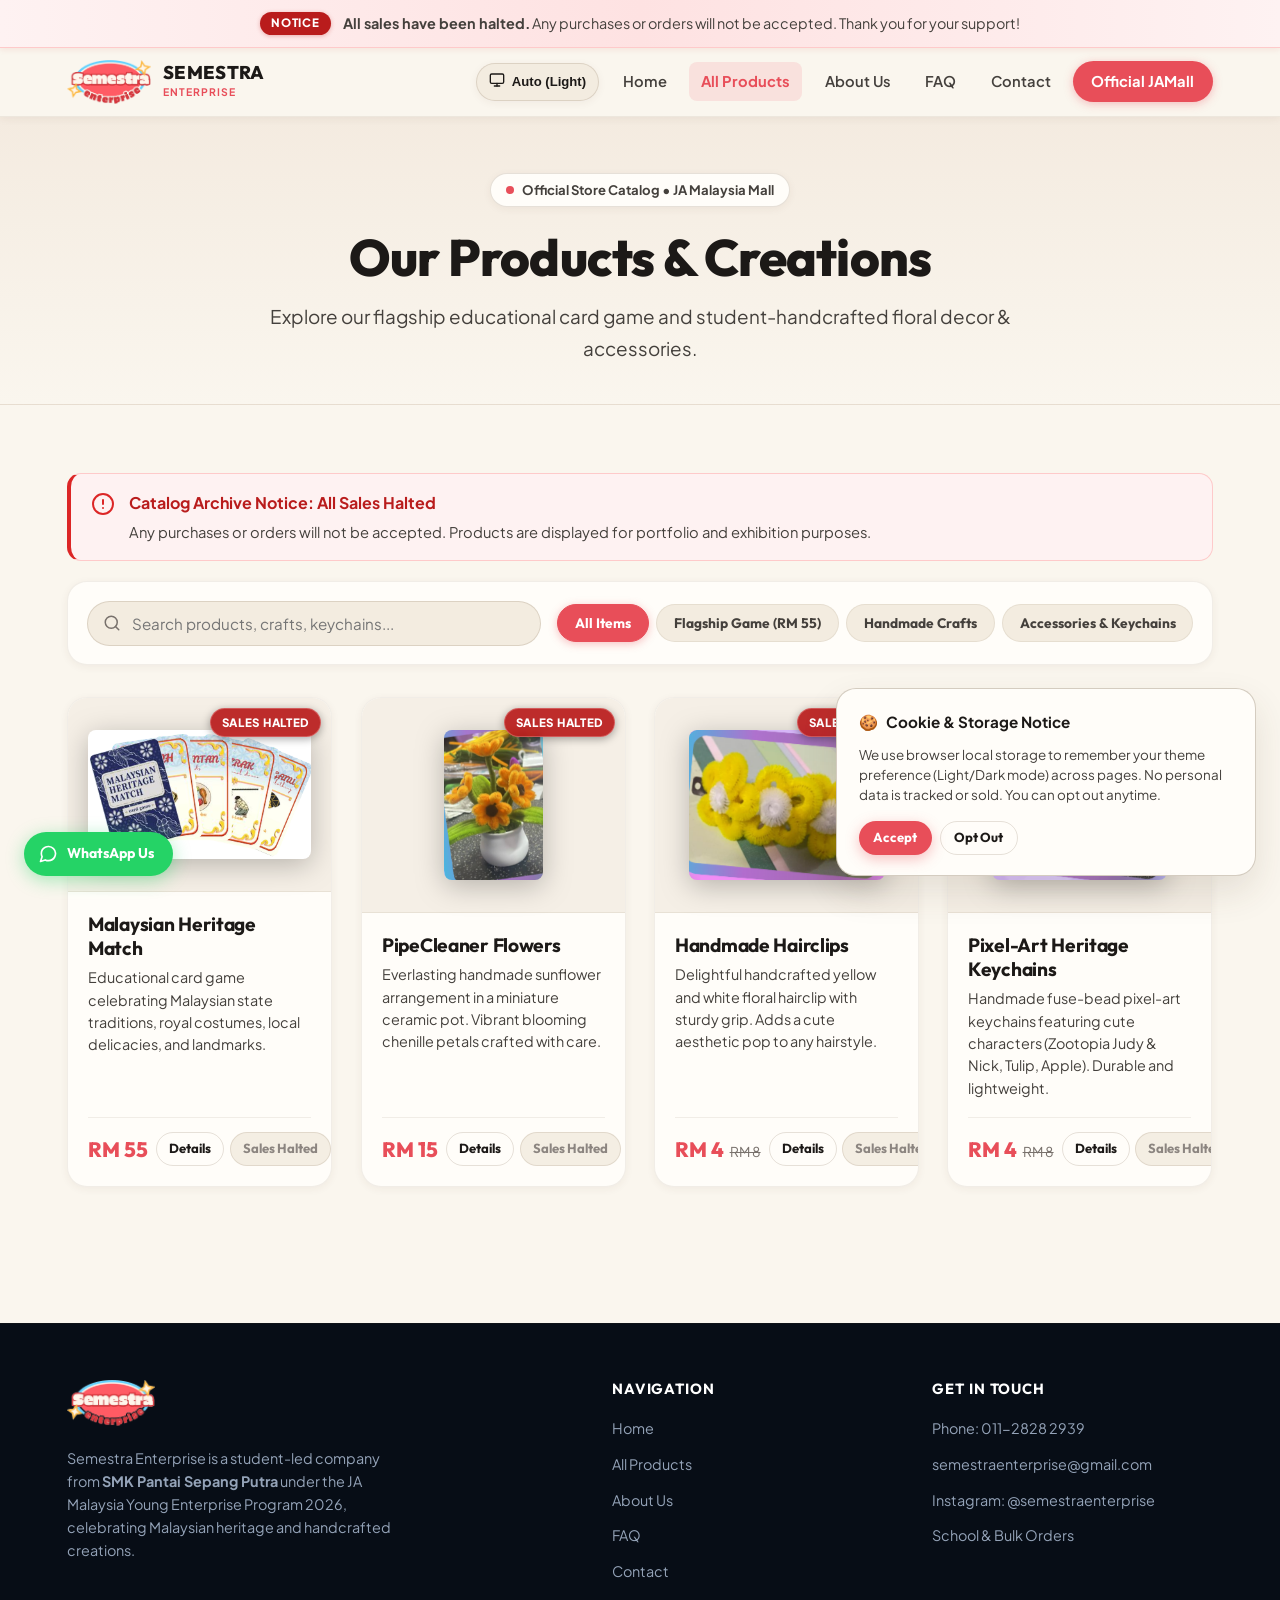
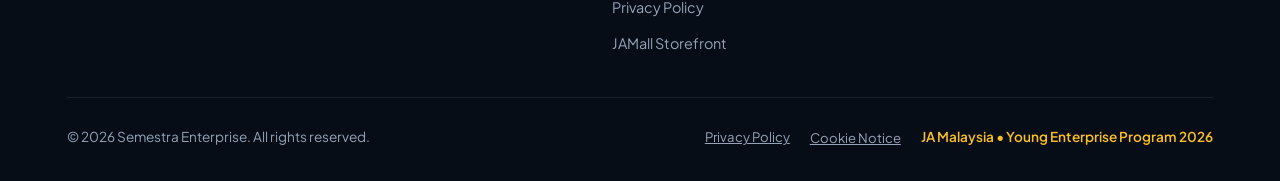
<file: docs/products.html>
<!DOCTYPE html>
<html lang="en">
  <head>
    <meta charset="UTF-8" />
    <meta name="viewport" content="width=device-width, initial-scale=1.0" />
    <title>Products & Creations | Semestra Enterprise</title>
    <meta name="description" content="Browse Semestra Enterprise's full collection: Malaysian Heritage Match card game (RM 55), PipeCleaner Flowers (RM 15), Handmade Hairclips (RM 4), and Pixel-Art Keychains (RM 4)." />
    <meta property="og:site_name" content="Semestra Enterprise" />
    <meta property="og:type" content="website" />
    <meta property="og:url" content="https://lobothexile.github.io/SemestraEnterprise/products.html" />
    <meta property="og:title" content="Products & Creations | Semestra Enterprise" />
    <meta property="og:description" content="Explore our flagship Malaysian Heritage Match card game, handmade floral decor, and pixel-art keychains." />
    <meta property="og:image" content="https://lobothexile.github.io/SemestraEnterprise/assets/image/Banner.jpeg" />
    <meta name="twitter:card" content="summary_large_image" />
    <meta name="twitter:title" content="Products & Creations | Semestra Enterprise" />
    <meta name="twitter:description" content="Explore our flagship Malaysian Heritage Match card game, handmade floral decor, and pixel-art keychains." />
    <meta name="twitter:image" content="https://lobothexile.github.io/SemestraEnterprise/assets/image/Banner.jpeg" />
    <meta name="theme-color" content="#FAF6EE" />
    <link rel="icon" type="image/png" href="assets/icons/favicon.png" />
    <link rel="apple-touch-icon" href="assets/icons/favicon.png" />
    <link rel="stylesheet" href="style.css" />
    <script>
      (function() {
        let saved = 'system';
      try { saved = localStorage.getItem('semestra_theme_preference') || 'system'; } catch (e) { saved = 'system'; }
        const isDark = window.matchMedia && window.matchMedia('(prefers-color-scheme: dark)').matches;
        const resolved = saved === 'system' ? (isDark ? 'dark' : 'light') : saved;
        document.documentElement.setAttribute('data-theme', resolved);
        document.documentElement.setAttribute('data-theme-setting', saved);
      })();
    </script>
  </head>
  <body>
    <!-- Header Navigation -->
    <nav>
      <div class="container">
        <a href="index.html" class="brand-link">
          <img src="assets/image/logo.png" alt="Semestra Enterprise Logo" class="logo" decoding="async" />
          <div class="brand-title">
            <span class="main-name">SEMESTRA</span>
            <span class="tagline-small">ENTERPRISE</span>
          </div>
        </a>

        <div class="nav-right-group">
          <!-- Theme Switcher (3 Modes: System, Light, Dark) -->
          <div class="theme-switch-wrap">
            <button type="button" class="theme-toggle-btn" id="theme-toggle-btn" aria-label="Select theme mode" aria-expanded="false" aria-haspopup="true" aria-controls="theme-menu-dropdown">
              <span id="theme-active-icon">
                <svg viewBox="0 0 24 24" fill="none" stroke="currentColor" stroke-width="2" stroke-linecap="round" stroke-linejoin="round"><rect x="2" y="3" width="20" height="14" rx="2" ry="2"></rect><line x1="8" y1="21" x2="16" y2="21"></line><line x1="12" y1="17" x2="12" y2="21"></line></svg>
              </span>
              <span id="theme-active-label">Auto</span>
            </button>
            <div class="theme-menu-dropdown" id="theme-menu-dropdown">
              <button type="button" class="theme-menu-item" data-theme-value="system">
                <svg viewBox="0 0 24 24" fill="none" stroke="currentColor" stroke-width="2" stroke-linecap="round" stroke-linejoin="round"><rect x="2" y="3" width="20" height="14" rx="2" ry="2"></rect><line x1="8" y1="21" x2="16" y2="21"></line><line x1="12" y1="17" x2="12" y2="21"></line></svg>
                <span>System</span>
              </button>
              <button type="button" class="theme-menu-item" data-theme-value="light">
                <svg viewBox="0 0 24 24" fill="none" stroke="currentColor" stroke-width="2" stroke-linecap="round" stroke-linejoin="round"><circle cx="12" cy="12" r="5"></circle><line x1="12" y1="1" x2="12" y2="3"></line><line x1="12" y1="21" x2="12" y2="23"></line><line x1="4.22" y1="4.22" x2="5.64" y2="5.64"></line><line x1="18.36" y1="18.36" x2="19.78" y2="19.78"></line><line x1="1" y1="12" x2="3" y2="12"></line><line x1="21" y1="12" x2="23" y2="12"></line><line x1="4.22" y1="19.78" x2="5.64" y2="18.36"></line><line x1="18.36" y1="5.64" x2="19.78" y2="4.22"></line></svg>
                <span>Light</span>
              </button>
              <button type="button" class="theme-menu-item" data-theme-value="dark">
                <svg viewBox="0 0 24 24" fill="none" stroke="currentColor" stroke-width="2" stroke-linecap="round" stroke-linejoin="round"><path d="M21 12.79A9 9 0 1 1 11.21 3 7 7 0 0 0 21 12.79z"></path></svg>
                <span>Dark</span>
              </button>
            </div>
          </div>

          <button class="menu-toggle" aria-label="Toggle navigation menu" aria-expanded="false" aria-controls="primary-nav">
            <svg width="20" height="20" viewBox="0 0 24 24" fill="none" stroke="currentColor" stroke-width="2" stroke-linecap="round" stroke-linejoin="round">
              <line x1="3" y1="12" x2="21" y2="12"></line>
              <line x1="3" y1="6" x2="21" y2="6"></line>
              <line x1="3" y1="18" x2="21" y2="18"></line>
            </svg>
          </button>

          <div class="nav-links" id="primary-nav">
            <a href="index.html">Home</a>
            <a href="products.html" class="active">All Products</a>
            <a href="about.html">About Us</a>
            <a href="faq.html">FAQ</a>
            <a href="contact.html">Contact</a>
            <a href="https://jamalaysia.org.my/JAMall/semestraenterprise/" target="_blank" rel="noopener" class="nav-cta">Official JAMall</a>
          </div>
        </div>
      </div>
    </nav>

    <!-- Header Banner -->
    <header class="hero" style="padding: 3.5rem 0 2.5rem; text-align: center;">
      <div class="container" style="max-width: 780px;">
        <div class="hero-badge-pill" style="margin: 0 auto 1.25rem;">
          <span class="pill-dot"></span>
          <span>Official Store Catalog • JA Malaysia Mall</span>
        </div>
        <h1 style="color: var(--text-primary); margin-bottom: 0.85rem;">Our Products & Creations</h1>
        <p class="lead" style="margin-bottom: 0;">
          Explore our flagship educational card game and student-handcrafted floral decor & accessories.
        </p>
      </div>
    </header>

    <!-- Product Catalog Section -->
    <main class="container" style="padding: 3rem 1rem 5rem;">
      <!-- Search & Filters -->
      <div class="catalog-controls">
        <div class="search-box">
          <svg class="search-icon" viewBox="0 0 24 24" fill="none" stroke="currentColor" stroke-width="2" stroke-linecap="round" stroke-linejoin="round">
            <circle cx="11" cy="11" r="8"></circle>
            <line x1="21" y1="21" x2="16.65" y2="16.65"></line>
          </svg>
          <input type="text" id="product-search" placeholder="Search products, crafts, keychains..." aria-label="Search products" />
        </div>

        <div class="filter-pills">
          <button type="button" class="filter-btn active" data-category="all">All Items</button>
          <button type="button" class="filter-btn" data-category="games">Flagship Game (RM 55)</button>
          <button type="button" class="filter-btn" data-category="crafts">Handmade Crafts</button>
          <button type="button" class="filter-btn" data-category="accessories">Accessories & Keychains</button>
        </div>
      </div>

      <!-- Products Grid -->
      <div class="product-grid" id="products-grid">
        <!-- Dynamically populated via script.js with official images -->
      </div>
    </main>

    <!-- Order Modal -->
    <div id="order-modal" class="modal-overlay" role="dialog" aria-modal="true" aria-labelledby="modal-product-name">
      <div class="modal-content">
        <button class="modal-close-btn" onclick="closeOrderModal()" aria-label="Close modal">✕</button>
        <span style="font-size: 0.82rem; font-weight: 700; color: var(--text-heading-gold); text-transform: uppercase; letter-spacing: 0.08em; display: block; margin-bottom: 0.5rem;">Direct Order Inquiry</span>
        <h3 id="modal-product-name" style="font-size: 1.5rem; color: var(--text-primary); margin-bottom: 0.25rem;">Product Name</h3>
        <p id="modal-product-price" style="font-size: 1.35rem; font-weight: 800; color: var(--color-primary); margin-bottom: 1.5rem;">RM 0.00</p>

        <div class="form-group">
          <label for="order-customer-name">Your Name / School / Organization</label>
          <input type="text" id="order-customer-name" class="form-control" placeholder="e.g. Nurul / SMK Sri Damai" />
        </div>

        <div class="form-group">
          <label for="order-qty">Quantity</label>
          <input type="number" id="order-qty" class="form-control" min="1" max="100" value="1" />
        </div>

        <p style="font-size: 0.88rem; color: var(--text-muted); margin-bottom: 1.5rem;">
          Connect with our student enterprise team directly:
        </p>

        <div style="display: grid; grid-template-columns: 1fr 1fr; gap: 1rem;">
          <button type="button" class="btn btn-primary" onclick="sendWhatsAppOrder()" style="background: #16A34A; border-color: #16A34A;">
            <svg viewBox="0 0 24 24" fill="none" stroke="currentColor" stroke-width="2" stroke-linecap="round" stroke-linejoin="round">
              <path d="M21 11.5a8.38 8.38 0 0 1-.9 3.8 8.5 8.5 0 0 1-7.6 4.7 8.38 8.38 0 0 1-3.8-.9L3 21l1.9-5.7a8.38 8.38 0 0 1-.9-3.8 8.5 8.5 0 0 1 4.7-7.6 8.38 8.38 0 0 1 3.8-.9h.5a8.48 8.48 0 0 1 8 8v.5z"></path>
            </svg>
            <span>WhatsApp</span>
          </button>
          <button type="button" class="btn btn-outline" onclick="sendEmailOrder()">
            <svg viewBox="0 0 24 24" fill="none" stroke="currentColor" stroke-width="2" stroke-linecap="round" stroke-linejoin="round">
              <path d="M4 4h16c1.1 0 2 .9 2 2v12c0 1.1-.9 2-2 2H4c-1.1 0-2-.9-2-2V6c0-1.1.9-2 2-2z"></path>
              <polyline points="22,6 12,13 2,6"></polyline>
            </svg>
            <span>Email</span>
          </button>
        </div>
      </div>
    </div>

    <!-- Footer -->
    <footer>
      <div class="container">
        <div class="footer-grid">
          <div class="footer-brand">
            <img src="assets/image/logo.png" alt="Semestra Enterprise" class="footer-logo" loading="lazy" decoding="async" />
            <p>
              Semestra Enterprise is a student-led company from <strong>SMK Pantai Sepang Putra</strong> under the JA Malaysia Young Enterprise Program 2026, celebrating Malaysian heritage and handcrafted creations.
            </p>
          </div>
          <div class="footer-col">
            <h4>Navigation</h4>
            <ul>
              <li><a href="index.html">Home</a></li>
              <li><a href="products.html">All Products</a></li>
              <li><a href="about.html">About Us</a></li>
              <li><a href="faq.html">FAQ</a></li>
              <li><a href="contact.html">Contact</a></li>
              <li><a href="privacy.html">Privacy Policy</a></li>
              <li><a href="https://jamalaysia.org.my/JAMall/semestraenterprise/" target="_blank" rel="noopener">JAMall Storefront</a></li>
            </ul>
          </div>
          <div class="footer-col">
            <h4>Get in Touch</h4>
            <ul>
              <li><a href="tel:01128282939">Phone: 011-2828 2939</a></li>
              <li><a href="mailto:semestraenterprise@gmail.com">semestraenterprise@gmail.com</a></li>
              <li><a href="https://www.instagram.com/semestraenterprise" target="_blank" rel="noopener">Instagram: @semestraenterprise</a></li>
              <li><a href="contact.html">School & Bulk Orders</a></li>
            </ul>
          </div>
        </div>

        <div class="footer-bottom">
          <p>&copy; 2026 Semestra Enterprise. All rights reserved.</p>
          <div style="display: flex; align-items: center; gap: 1.25rem; flex-wrap: wrap;">
            <a href="privacy.html" style="color: #94A3B8; font-size: 0.82rem; text-decoration: underline;">Privacy Policy</a>
            <button type="button" class="cookie-settings-link">Cookie Notice</button>
            <p style="color: #FBBF24; font-weight: 600; margin: 0;">JA Malaysia • Young Enterprise Program 2026</p>
          </div>
        </div>
      </div>
    </footer>

    <!-- Floating WhatsApp Quick-Chat Button -->
    <a href="https://wa.me/601128282939?text=Hello%20Semestra%20Enterprise%20team%2C%20I%20would%20like%20to%20inquire%20about%20your%20products!" target="_blank" rel="noopener" class="floating-whatsapp-btn" aria-label="Chat with us on WhatsApp">
      <svg viewBox="0 0 24 24" fill="none" stroke="currentColor" stroke-width="2" stroke-linecap="round" stroke-linejoin="round">
        <path d="M21 11.5a8.38 8.38 0 0 1-.9 3.8 8.5 8.5 0 0 1-7.6 4.7 8.38 8.38 0 0 1-3.8-.9L3 21l1.9-5.7a8.38 8.38 0 0 1-.9-3.8 8.5 8.5 0 0 1 4.7-7.6 8.38 8.38 0 0 1 3.8-.9h.5a8.48 8.48 0 0 1 8 8v.5z"></path>
      </svg>
      <span>WhatsApp Us</span>
    </a>

    <!-- Cookie & Local Storage Notice Banner -->
    <aside id="cookie-banner" class="cookie-banner" role="region" aria-label="Cookie and storage notice">
      <div class="cookie-banner-content">
        <div class="cookie-banner-title">
          <span>🍪</span>
          <span>Cookie & Storage Notice</span>
        </div>
        <p>
          We use browser local storage to remember your theme preference (Light/Dark mode) across pages. No personal data is tracked or sold. You can opt out anytime.
        </p>
        <div class="cookie-banner-actions">
          <button type="button" id="cookie-accept-btn" class="btn btn-primary btn-sm">Accept</button>
          <button type="button" id="cookie-decline-btn" class="btn btn-outline btn-sm">Opt Out</button>
        </div>
      </div>
    </aside>

    <script src="script.js"></script>
  </body>
</html>
</file>
<file: docs/style.css>
/* ==========================================================================
   SEMESTRA ENTERPRISE - DESIGN SYSTEM (LIGHT / DARK / SYSTEM MODES)
   Authentic & Professional (JA Malaysia Young Enterprise 2026)
   ========================================================================== */

@import url('https://fonts.googleapis.com/css2?family=Outfit:wght@500;600;700;800&family=Plus+Jakarta+Sans:ital,wght@0,400;0,500;0,600;0,700;1,400&display=swap');

:root {
  /* Brand Core Palette */
  --color-primary: #E84E59;
  --color-primary-hover: #D33642;
  --color-primary-soft: rgba(232, 78, 89, 0.12);
  --color-primary-border: rgba(232, 78, 89, 0.35);

  --color-gold: #D97706;
  --color-gold-hover: #B45309;
  --color-gold-soft: rgba(217, 119, 6, 0.12);
  --color-gold-border: rgba(217, 119, 6, 0.35);

  --color-teal: #0D9488;
  --color-teal-soft: rgba(13, 148, 136, 0.12);
  --color-teal-border: rgba(13, 148, 136, 0.35);

  --color-sale: #DC2626;
  --color-sale-soft: rgba(220, 38, 38, 0.12);

  /* Typography */
  --font-heading: 'Outfit', -apple-system, BlinkMacSystemFont, sans-serif;
  --font-body: 'Plus Jakarta Sans', -apple-system, BlinkMacSystemFont, sans-serif;

  /* Layout & Geometry */
  --radius-xs: 4px;
  --radius-sm: 8px;
  --radius-md: 14px;
  --radius-lg: 20px;
  --radius-xl: 26px;
  --radius-full: 9999px;

  --transition-fast: 0.18s ease;
  --transition-normal: 0.25s cubic-bezier(0.16, 1, 0.3, 1);
  --transition-smooth: 0.35s cubic-bezier(0.16, 1, 0.3, 1);
}

/* ==========================================================================
   THEME PALETTES: LIGHT & DARK
   ========================================================================== */

/* Dark Theme Palette (Default / [data-theme="dark"]) */
:root,
[data-theme="dark"] {
  --bg-page: #0B121E;
  --bg-surface: #121C2F;
  --bg-surface-elevated: #18253E;
  --bg-surface-subtle: #152238;
  --bg-surface-image-wrap: #0E1626;

  --border-subtle: rgba(255, 255, 255, 0.08);
  --border-medium: rgba(255, 255, 255, 0.14);
  --border-strong: rgba(255, 255, 255, 0.24);

  --text-primary: #F8FAFC;
  --text-secondary: #CBD5E1;
  --text-muted: #8E9FB5;
  --text-heading-gold: #FBBF24;

  --nav-bg: rgba(18, 28, 47, 0.92);
  --hero-bg: linear-gradient(180deg, #10192A 0%, #0B121E 100%);
  --modal-overlay-bg: rgba(6, 10, 18, 0.82);

  --shadow-sm: 0 2px 6px rgba(0, 0, 0, 0.3);
  --shadow-md: 0 8px 20px rgba(0, 0, 0, 0.4);
  --shadow-lg: 0 16px 36px rgba(0, 0, 0, 0.5);
  --shadow-hover: 0 14px 32px rgba(0, 0, 0, 0.55), 0 0 0 1px rgba(232, 78, 89, 0.3);
}

/* Light Theme Palette ([data-theme="light"]) - Warm Heritage Cream */
[data-theme="light"] {
  --bg-page: #FAF6EE;
  --bg-surface: #FFFDF9;
  --bg-surface-elevated: #F3ECE0;
  --bg-surface-subtle: #F7EFE4;
  --bg-surface-image-wrap: #F5EFE6;

  --border-subtle: rgba(100, 75, 45, 0.09);
  --border-medium: rgba(100, 75, 45, 0.16);
  --border-strong: rgba(100, 75, 45, 0.28);

  --text-primary: #1C1917;
  --text-secondary: #44403C;
  --text-muted: #78716C;
  --text-heading-gold: #B45309;

  --nav-bg: rgba(250, 246, 238, 0.94);
  --hero-bg: linear-gradient(180deg, #F4EBE0 0%, #FAF6EE 100%);
  --modal-overlay-bg: rgba(28, 25, 23, 0.6);

  --shadow-sm: 0 2px 8px rgba(78, 55, 30, 0.06);
  --shadow-md: 0 8px 24px rgba(78, 55, 30, 0.08);
  --shadow-lg: 0 16px 36px rgba(78, 55, 30, 0.12);
  --shadow-hover: 0 12px 28px rgba(78, 55, 30, 0.14), 0 0 0 1px rgba(232, 78, 89, 0.25);
}

/* System Preference Fallback */
@media (prefers-color-scheme: light) {
  [data-theme="system"] {
    --bg-page: #FAF6EE;
    --bg-surface: #FFFDF9;
    --bg-surface-elevated: #F3ECE0;
    --bg-surface-subtle: #F7EFE4;
    --bg-surface-image-wrap: #F5EFE6;

    --border-subtle: rgba(100, 75, 45, 0.09);
    --border-medium: rgba(100, 75, 45, 0.16);
    --border-strong: rgba(100, 75, 45, 0.28);

    --text-primary: #1C1917;
    --text-secondary: #44403C;
    --text-muted: #78716C;
    --text-heading-gold: #B45309;

    --nav-bg: rgba(250, 246, 238, 0.94);
    --hero-bg: linear-gradient(180deg, #F4EBE0 0%, #FAF6EE 100%);
    --modal-overlay-bg: rgba(28, 25, 23, 0.6);

    --shadow-sm: 0 2px 8px rgba(78, 55, 30, 0.06);
    --shadow-md: 0 8px 24px rgba(78, 55, 30, 0.08);
    --shadow-lg: 0 16px 36px rgba(78, 55, 30, 0.12);
    --shadow-hover: 0 12px 28px rgba(78, 55, 30, 0.14), 0 0 0 1px rgba(232, 78, 89, 0.25);
  }
}

/* ==========================================================================
   CSS Reset & Base
   ========================================================================== */
*,
*::before,
*::after {
  box-sizing: border-box;
  margin: 0;
  padding: 0;
}

html {
  scroll-behavior: smooth;
  font-size: 16px;
  -webkit-text-size-adjust: 100%;
}

body {
  font-family: var(--font-body);
  background-color: var(--bg-page);
  color: var(--text-primary);
  line-height: 1.65;
  min-height: 100vh;
  display: flex;
  flex-direction: column;
  overflow-x: hidden;
  -webkit-font-smoothing: antialiased;
  -moz-osx-font-smoothing: grayscale;
  transition: background-color var(--transition-normal), color var(--transition-normal);
}

.container {
  width: 92%;
  max-width: 1180px;
  margin: 0 auto;
  padding: 0 1rem;
}

h1,
h2,
h3,
h4,
h5,
h6 {
  font-family: var(--font-heading);
  font-weight: 700;
  line-height: 1.25;
  color: var(--text-primary);
  letter-spacing: -0.015em;
  word-break: break-word;
}

p {
  color: var(--text-secondary);
  font-size: 1.02rem;
  line-height: 1.68;
}

a {
  color: inherit;
  text-decoration: none;
}

img {
  max-width: 100%;
  height: auto;
  display: block;
}

/* ==========================================================================
   Navigation Bar & Controls
   ========================================================================== */
nav {
  position: sticky;
  top: 0;
  left: 0;
  width: 100%;
  z-index: 1000;
  background: var(--nav-bg);
  backdrop-filter: blur(14px);
  -webkit-backdrop-filter: blur(14px);
  border-bottom: 1px solid var(--border-subtle);
  box-shadow: var(--shadow-sm);
  transition: background-color var(--transition-normal), border-color var(--transition-normal);
}

nav .container {
  display: flex;
  align-items: center;
  justify-content: space-between;
  padding: 0.75rem 1rem;
  gap: 0.75rem;
}

.brand-link {
  display: flex;
  align-items: center;
  gap: 0.75rem;
  text-decoration: none;
  flex-shrink: 0;
}

.logo {
  height: 44px;
  width: auto;
  aspect-ratio: 723 / 380;
  object-fit: contain;
  flex-shrink: 0;
  display: block;
  transition: transform var(--transition-fast);
}

.brand-link:hover .logo {
  transform: scale(1.03);
}

.brand-title {
  display: flex;
  flex-direction: column;
}

.brand-title .main-name {
  font-family: var(--font-heading);
  font-size: 1.15rem;
  font-weight: 800;
  letter-spacing: 0.02em;
  color: var(--text-primary);
  line-height: 1.1;
}

.brand-title .tagline-small {
  font-size: 0.65rem;
  font-weight: 700;
  color: var(--color-primary);
  text-transform: uppercase;
  letter-spacing: 0.1em;
}

.nav-right-group {
  display: flex;
  align-items: center;
  gap: 0.75rem;
}

.nav-links {
  display: flex;
  align-items: center;
  gap: 0.65rem;
}

.nav-links a {
  position: relative;
  font-size: 0.92rem;
  font-weight: 600;
  color: var(--text-secondary);
  padding: 0.45rem 0.75rem;
  border-radius: var(--radius-sm);
  transition: color var(--transition-fast), background-color var(--transition-fast);
}

.nav-links a:hover {
  color: var(--text-primary);
  background: var(--bg-surface-elevated);
}

.nav-links a.active {
  color: var(--color-primary);
  background: var(--color-primary-soft);
  font-weight: 700;
}

.nav-cta {
  background: var(--color-primary) !important;
  color: #FFFFFF !important;
  padding: 0.5rem 1.15rem !important;
  border-radius: var(--radius-full) !important;
  font-weight: 700 !important;
  box-shadow: 0 2px 10px rgba(232, 78, 89, 0.35);
  transition: transform var(--transition-fast), box-shadow var(--transition-fast), background-color var(--transition-fast) !important;
}

.nav-cta:hover {
  background: var(--color-primary-hover) !important;
  transform: translateY(-1px);
  box-shadow: 0 4px 14px rgba(232, 78, 89, 0.45) !important;
}

/* ==========================================================================
   Theme Switcher (3 Modes: System, Light, Dark)
   ========================================================================== */
.theme-switch-wrap {
  position: relative;
  display: inline-flex;
  align-items: center;
}

.theme-toggle-btn {
  display: inline-flex;
  align-items: center;
  justify-content: center;
  gap: 0.4rem;
  background: var(--bg-surface-elevated);
  border: 1px solid var(--border-medium);
  color: var(--text-primary);
  padding: 0.45rem 0.75rem;
  min-height: 38px;
  border-radius: var(--radius-full);
  font-size: 0.82rem;
  font-weight: 700;
  cursor: pointer;
  box-shadow: var(--shadow-sm);
  transition: all var(--transition-fast);
  touch-action: manipulation;
}

.theme-toggle-btn:hover {
  border-color: var(--color-primary);
  background: var(--bg-surface);
}

.theme-toggle-btn svg {
  width: 16px;
  height: 16px;
  flex-shrink: 0;
}

.theme-menu-dropdown {
  position: absolute;
  top: calc(100% + 8px);
  right: 0;
  background: var(--bg-surface);
  border: 1px solid var(--border-medium);
  border-radius: var(--radius-md);
  padding: 0.35rem;
  min-width: 140px;
  box-shadow: var(--shadow-md);
  display: none;
  flex-direction: column;
  gap: 0.2rem;
  z-index: 1100;
}

.theme-menu-dropdown.show {
  display: flex;
}

.theme-menu-item {
  display: flex;
  align-items: center;
  gap: 0.6rem;
  width: 100%;
  padding: 0.55rem 0.75rem;
  min-height: 40px;
  background: transparent;
  border: none;
  border-radius: var(--radius-sm);
  color: var(--text-secondary);
  font-family: inherit;
  font-size: 0.88rem;
  font-weight: 600;
  cursor: pointer;
  text-align: left;
  transition: all var(--transition-fast);
  touch-action: manipulation;
}

.theme-menu-item:hover {
  background: var(--bg-surface-elevated);
  color: var(--text-primary);
}

.theme-menu-item.active {
  background: var(--color-primary-soft);
  color: var(--color-primary);
  font-weight: 700;
}

.theme-menu-item svg {
  width: 16px;
  height: 16px;
  flex-shrink: 0;
}

/* Mobile Hamburger Toggle */
.menu-toggle {
  display: none;
  cursor: pointer;
  background: var(--bg-surface-elevated);
  border: 1px solid var(--border-subtle);
  color: var(--text-primary);
  width: 40px;
  height: 40px;
  border-radius: var(--radius-md);
  align-items: center;
  justify-content: center;
  font-size: 1.3rem;
  transition: background var(--transition-fast);
  touch-action: manipulation;
  flex-shrink: 0;
}

.menu-toggle:hover {
  background: var(--border-medium);
}

/* ==========================================================================
   Buttons
   ========================================================================== */
.btn {
  display: inline-flex;
  align-items: center;
  justify-content: center;
  gap: 0.55rem;
  padding: 0.8rem 1.65rem;
  min-height: 44px;
  font-family: var(--font-heading);
  font-size: 0.98rem;
  font-weight: 700;
  border-radius: var(--radius-full);
  border: 1px solid transparent;
  cursor: pointer;
  text-decoration: none;
  transition: all var(--transition-normal);
  line-height: 1.2;
  touch-action: manipulation;
}

.btn-primary {
  background: var(--color-primary);
  color: #FFFFFF;
  box-shadow: 0 4px 14px rgba(232, 78, 89, 0.35);
}

.btn-primary:hover {
  background: var(--color-primary-hover);
  transform: translateY(-2px);
  box-shadow: 0 6px 20px rgba(232, 78, 89, 0.45);
}

.btn-secondary {
  background: var(--bg-surface-elevated);
  color: var(--text-primary);
  border: 1px solid var(--border-medium);
  box-shadow: var(--shadow-sm);
}

.btn-secondary:hover {
  background: var(--border-medium);
  border-color: var(--border-strong);
  transform: translateY(-2px);
}

.btn-outline {
  background: transparent;
  color: var(--text-primary);
  border: 1px solid var(--border-medium);
}

.btn-outline:hover {
  background: var(--bg-surface-elevated);
  border-color: var(--text-muted);
  color: var(--text-primary);
  transform: translateY(-1px);
}

.btn-sm {
  padding: 0.45rem 1rem;
  min-height: 38px;
  font-size: 0.88rem;
}

.btn-lg {
  padding: 0.95rem 2rem;
  font-size: 1.05rem;
}

.btn svg {
  width: 18px;
  height: 18px;
  flex-shrink: 0;
}

/* Sale Tag Inline */
.badge-sale-inline {
  display: inline-block;
  padding: 0.15rem 0.55rem;
  font-size: 0.72rem;
  font-weight: 700;
  color: #DC2626;
  background: var(--color-sale-soft);
  border: 1px solid rgba(220, 38, 38, 0.3);
  border-radius: var(--radius-full);
  text-transform: uppercase;
  letter-spacing: 0.04em;
}

[data-theme="dark"] .badge-sale-inline {
  color: #FCA5A5;
}

/* ==========================================================================
   Hero Section
   ========================================================================== */
.hero {
  position: relative;
  padding: 3.5rem 0 3rem;
  background: var(--hero-bg);
  border-bottom: 1px solid var(--border-subtle);
  transition: background var(--transition-normal);
}

.hero-grid {
  display: grid;
  grid-template-columns: 1.15fr 0.95fr;
  gap: 3rem;
  align-items: center;
}

.hero-text {
  text-align: left;
}

.hero-badge-pill {
  display: inline-flex;
  align-items: center;
  gap: 0.5rem;
  padding: 0.35rem 0.95rem;
  background: var(--bg-surface);
  border: 1px solid var(--border-medium);
  border-radius: var(--radius-full);
  color: var(--text-secondary);
  font-size: 0.82rem;
  font-weight: 700;
  margin-bottom: 1.25rem;
  box-shadow: var(--shadow-sm);
}

.hero-badge-pill .pill-dot {
  width: 8px;
  height: 8px;
  border-radius: 50%;
  background: var(--color-primary);
}

.hero h1 {
  font-size: clamp(2rem, 4.2vw, 3.2rem);
  font-weight: 800;
  line-height: 1.18;
  color: var(--text-primary);
  margin-bottom: 1.15rem;
}

.hero h1 span.highlight {
  color: var(--color-primary);
}

.hero p.lead {
  font-size: clamp(1.02rem, 1.8vw, 1.18rem);
  color: var(--text-secondary);
  line-height: 1.65;
  margin-bottom: 1.85rem;
}

.hero-actions {
  display: flex;
  align-items: center;
  gap: 1rem;
  flex-wrap: wrap;
  margin-bottom: 2rem;
}

/* Trust Bar */
.trust-bar {
  display: flex;
  gap: 1.25rem;
  flex-wrap: wrap;
  padding-top: 1.35rem;
  border-top: 1px solid var(--border-subtle);
}

.trust-item {
  display: flex;
  align-items: center;
  gap: 0.5rem;
  font-size: 0.85rem;
  font-weight: 600;
  color: var(--text-secondary);
}

.trust-item svg {
  width: 18px;
  height: 18px;
  color: var(--color-teal);
  flex-shrink: 0;
}

/* Hero Showcase Visual Box */
.hero-visual-card {
  background: var(--bg-surface);
  border: 1px solid var(--border-medium);
  border-radius: var(--radius-xl);
  padding: 1.75rem 1.5rem 1.25rem;
  box-shadow: var(--shadow-lg);
  text-align: center;
}

.hero-visual-card .main-preview-img {
  width: 100%;
  max-height: 260px;
  object-fit: contain;
  margin: 0 auto 1rem;
  filter: drop-shadow(0 8px 20px rgba(0, 0, 0, 0.25));
}

.hero-visual-footer {
  display: flex;
  align-items: center;
  justify-content: space-between;
  padding: 0.85rem 0.25rem 0;
  border-top: 1px solid var(--border-subtle);
  text-align: left;
}

.hero-visual-footer .item-info h4 {
  font-size: 1.05rem;
  color: var(--text-primary);
}

.hero-visual-footer .item-info p {
  font-size: 0.82rem;
  color: var(--text-muted);
}

.hero-visual-footer .price-tag {
  font-family: var(--font-heading);
  font-size: 1.35rem;
  font-weight: 800;
  color: var(--color-primary);
}

/* ==========================================================================
   Section Dividers & Headers
   ========================================================================= */
.section-padding {
  padding: 4rem 0;
}

.section-header {
  text-align: center;
  max-width: 680px;
  margin: 0 auto 2.5rem;
}

.section-header .section-eyebrow {
  color: var(--color-primary);
  font-family: var(--font-heading);
  font-size: 0.82rem;
  font-weight: 800;
  text-transform: uppercase;
  letter-spacing: 0.12em;
  margin-bottom: 0.4rem;
  display: inline-block;
}

.section-header h2 {
  font-size: clamp(1.75rem, 3vw, 2.25rem);
  color: var(--text-primary);
  margin-bottom: 0.65rem;
}

.section-header p {
  color: var(--text-secondary);
  font-size: 1rem;
}

/* ==========================================================================
   Flagship Showcase Card
   ========================================================================== */
.flagship-showcase-card {
  background: var(--bg-surface);
  border: 1px solid var(--border-medium);
  border-radius: var(--radius-xl);
  overflow: hidden;
  box-shadow: var(--shadow-md);
  display: grid;
  grid-template-columns: 1.05fr 1fr;
  margin-bottom: 2.5rem;
}

.flagship-img-side {
  background: var(--bg-surface-image-wrap);
  padding: 2.5rem 2rem;
  display: flex;
  align-items: center;
  justify-content: center;
  border-right: 1px solid var(--border-subtle);
}

.flagship-img-side img {
  max-height: 270px;
  width: auto;
  object-fit: contain;
  filter: drop-shadow(0 8px 24px rgba(0, 0, 0, 0.25));
}

.flagship-content-side {
  padding: 2.5rem 2rem;
  display: flex;
  flex-direction: column;
  justify-content: center;
}

.flagship-content-side h3 {
  font-size: clamp(1.7rem, 2.8vw, 2.1rem);
  color: var(--text-primary);
  margin-bottom: 0.35rem;
}

.flagship-subtitle-clean {
  font-size: 0.92rem;
  font-weight: 600;
  color: var(--text-heading-gold);
  margin-bottom: 1rem;
}

.flagship-content-side p.flagship-desc {
  font-size: 0.96rem;
  color: var(--text-secondary);
  line-height: 1.65;
  margin-bottom: 1.15rem;
}

.flagship-specs-clean {
  font-size: 0.88rem;
  color: var(--text-muted);
  font-weight: 600;
  margin-bottom: 1.25rem;
  padding-bottom: 1rem;
  border-bottom: 1px solid var(--border-subtle);
}

.flagship-price-bar {
  display: flex;
  align-items: baseline;
  gap: 1rem;
  margin-bottom: 1.5rem;
}

.flagship-price-bar .amount {
  font-family: var(--font-heading);
  font-size: 2.1rem;
  font-weight: 800;
  color: var(--color-primary);
}

.flagship-actions {
  display: flex;
  gap: 0.85rem;
  flex-wrap: wrap;
}

/* ==========================================================================
   Product Catalog & Cards
   ========================================================================== */
.catalog-controls {
  display: flex;
  justify-content: space-between;
  align-items: center;
  flex-wrap: wrap;
  gap: 1rem;
  margin-bottom: 2rem;
  padding: 1.15rem;
  background: var(--bg-surface);
  border: 1px solid var(--border-subtle);
  border-radius: var(--radius-lg);
  box-shadow: var(--shadow-sm);
}

.search-box {
  position: relative;
  flex: 1;
  min-width: 240px;
}

.search-box input {
  width: 100%;
  padding: 0.75rem 1rem 0.75rem 2.75rem;
  min-height: 44px;
  background: var(--bg-surface-elevated);
  border: 1px solid var(--border-medium);
  border-radius: var(--radius-full);
  color: var(--text-primary);
  font-family: inherit;
  font-size: 0.95rem;
  transition: all var(--transition-fast);
}

.search-box input:focus {
  outline: none;
  border-color: var(--color-primary);
  box-shadow: 0 0 0 3px rgba(232, 78, 89, 0.2);
}

.search-box .search-icon {
  position: absolute;
  left: 1rem;
  top: 50%;
  transform: translateY(-50%);
  color: var(--text-muted);
  width: 18px;
  height: 18px;
  pointer-events: none;
}

.filter-pills {
  display: flex;
  gap: 0.45rem;
  flex-wrap: wrap;
}

.filter-btn {
  padding: 0.5rem 1.05rem;
  min-height: 38px;
  background: var(--bg-surface-elevated);
  border: 1px solid var(--border-subtle);
  border-radius: var(--radius-full);
  color: var(--text-secondary);
  font-family: var(--font-heading);
  font-size: 0.86rem;
  font-weight: 700;
  cursor: pointer;
  transition: all var(--transition-fast);
  touch-action: manipulation;
}

.filter-btn:hover {
  background: var(--border-medium);
  color: var(--text-primary);
}

.filter-btn.active {
  background: var(--color-primary);
  border-color: var(--color-primary);
  color: #FFFFFF;
  box-shadow: 0 2px 8px rgba(232, 78, 89, 0.35);
}

.product-grid {
  display: grid;
  grid-template-columns: repeat(auto-fill, minmax(260px, 1fr));
  gap: 1.75rem;
  margin-bottom: 3.5rem;
}

/* Product Card */
.product-card {
  background: var(--bg-surface);
  border: 1px solid var(--border-subtle);
  border-radius: var(--radius-lg);
  overflow: hidden;
  display: flex;
  flex-direction: column;
  box-shadow: var(--shadow-sm);
  transition: transform var(--transition-normal), box-shadow var(--transition-normal), border-color var(--transition-normal);
}

.product-card:hover {
  transform: translateY(-5px);
  border-color: var(--border-strong);
  box-shadow: var(--shadow-hover);
}

.product-card-header {
  background: var(--bg-surface-image-wrap);
  padding: 2rem 1.25rem;
  display: flex;
  align-items: center;
  justify-content: center;
  border-bottom: 1px solid var(--border-subtle);
  min-height: 190px;
}

.product-card-header img {
  max-height: 150px;
  width: auto;
  object-fit: contain;
  filter: drop-shadow(0 6px 14px rgba(0, 0, 0, 0.25));
  border-radius: var(--radius-sm);
}

.product-card-body {
  padding: 1.25rem;
  display: flex;
  flex-direction: column;
  flex: 1;
}

.product-card-body h3 {
  font-size: 1.2rem;
  color: var(--text-primary);
  margin-bottom: 0.4rem;
}

.product-card-body p {
  font-size: 0.9rem;
  color: var(--text-secondary);
  line-height: 1.55;
  margin-bottom: 1.15rem;
  flex-grow: 1;
}

.product-card-meta {
  display: flex;
  align-items: center;
  justify-content: space-between;
  margin-top: auto;
  padding-top: 0.85rem;
  border-top: 1px solid var(--border-subtle);
  gap: 0.5rem;
}

.product-card-meta .price-wrap {
  display: flex;
  align-items: baseline;
  gap: 0.35rem;
  white-space: nowrap;
}

.product-card-meta .price {
  font-family: var(--font-heading);
  font-size: 1.3rem;
  font-weight: 800;
  color: var(--color-primary);
  line-height: 1;
}

.product-card-meta .old-price {
  font-size: 0.85rem;
  color: var(--text-muted);
  text-decoration: line-through;
  line-height: 1;
}

.badge-sale-pill {
  display: inline-block;
  padding: 0.1rem 0.35rem;
  font-size: 0.65rem;
  font-weight: 800;
  color: #FFFFFF;
  background: #DC2626;
  border-radius: var(--radius-xs);
  line-height: 1.1;
  white-space: nowrap;
  letter-spacing: 0.02em;
}

.product-card-actions {
  display: flex;
  align-items: center;
  gap: 0.35rem;
  flex-shrink: 0;
}

.product-card-actions .btn {
  padding: 0.4rem 0.75rem;
  min-height: 34px;
  font-size: 0.82rem;
}

/* ==========================================================================
   Product Detail Page
   ========================================================================== */
.product-detail-layout {
  display: grid;
  grid-template-columns: 1fr 1.15fr;
  gap: 3rem;
  align-items: start;
  padding: 2rem 0 3.5rem;
}

.product-showcase-box {
  background: var(--bg-surface);
  border: 1px solid var(--border-subtle);
  border-radius: var(--radius-xl);
  padding: 2rem 1.75rem;
  text-align: center;
  box-shadow: var(--shadow-md);
  position: sticky;
  top: 85px;
}

/* Flagship Deck Banner Showcase */
.deck-showcase-section {
  margin-top: 3.5rem;
  padding-top: 3rem;
  border-top: 1px solid var(--border-subtle);
}

.deck-showcase-card {
  background: var(--bg-surface);
  border: 1px solid var(--border-medium);
  border-radius: var(--radius-xl);
  padding: 1.5rem;
  box-shadow: var(--shadow-md);
  overflow: hidden;
  text-align: center;
}

.deck-showcase-img {
  width: 100%;
  max-width: 960px;
  height: auto;
  margin: 0 auto;
  border-radius: var(--radius-lg);
  box-shadow: var(--shadow-sm);
  display: block;
}

.deck-showcase-caption {
  margin-top: 1.35rem;
  display: flex;
  justify-content: center;
  gap: 2rem;
  flex-wrap: wrap;
  font-size: 0.92rem;
  color: var(--text-secondary);
  padding-top: 1rem;
  border-top: 1px solid var(--border-subtle);
}

.deck-showcase-caption strong {
  color: var(--text-primary);
}

.showcase-img-box {
  background: var(--bg-surface-image-wrap);
  padding: 2rem 1.25rem;
  border-radius: var(--radius-lg);
  margin-bottom: 1.25rem;
  border: 1px solid var(--border-subtle);
  display: flex;
  align-items: center;
  justify-content: center;
}

.showcase-img-box img {
  border-radius: var(--radius-md);
  max-height: 280px;
  width: auto;
  object-fit: contain;
  filter: drop-shadow(0 8px 24px rgba(0, 0, 0, 0.25));
}

.detail-specs-grid {
  display: grid;
  grid-template-columns: repeat(2, 1fr);
  gap: 0.75rem;
  margin-top: 1.5rem;
  text-align: left;
}

.spec-item {
  background: var(--bg-surface-elevated);
  padding: 0.75rem 0.85rem;
  border-radius: var(--radius-md);
  border: 1px solid var(--border-subtle);
}

.spec-title {
  font-size: 0.7rem;
  font-weight: 700;
  color: var(--text-muted);
  text-transform: uppercase;
  letter-spacing: 0.06em;
}

.spec-value {
  font-size: 0.92rem;
  font-weight: 700;
  color: var(--text-primary);
}

.product-info-column h1 {
  font-size: clamp(1.85rem, 3.2vw, 2.5rem);
  color: var(--text-primary);
  margin-bottom: 0.4rem;
}

.product-info-column .price-large {
  font-family: var(--font-heading);
  font-size: 2.2rem;
  font-weight: 800;
  color: var(--color-primary);
  margin-bottom: 1.15rem;
}

.product-info-column .description-text {
  font-size: 1.02rem;
  line-height: 1.7;
  color: var(--text-secondary);
  margin-bottom: 1.65rem;
}

.section-subhead {
  font-size: 1.15rem;
  color: var(--text-primary);
  margin: 1.65rem 0 0.85rem;
  border-bottom: 1px solid var(--border-subtle);
  padding-bottom: 0.4rem;
}

.feature-checklist {
  list-style: none;
  display: grid;
  grid-template-columns: 1fr;
  gap: 0.7rem;
  margin-bottom: 1.75rem;
}

.feature-checklist li {
  display: flex;
  align-items: center;
  gap: 0.65rem;
  font-size: 0.95rem;
  color: var(--text-secondary);
}

.feature-checklist li span.icon {
  display: inline-flex;
  align-items: center;
  justify-content: center;
  width: 22px;
  height: 22px;
  background: var(--color-teal-soft);
  color: var(--color-teal);
  border-radius: 50%;
  font-size: 0.8rem;
  font-weight: bold;
  flex-shrink: 0;
}

/* ==========================================================================
   About Page & Values
   ========================================================================== */
.story-card {
  background: var(--bg-surface);
  border: 1px solid var(--border-subtle);
  border-radius: var(--radius-xl);
  padding: 2.5rem 2rem;
  margin: 1.75rem 0 3rem;
  box-shadow: var(--shadow-sm);
}

.story-card h2 {
  font-size: clamp(1.6rem, 2.5vw, 1.85rem);
  color: var(--text-primary);
  margin-bottom: 1.15rem;
}

.story-card p {
  font-size: 1.02rem;
  line-height: 1.75;
  margin-bottom: 1.15rem;
}

.story-card p strong {
  color: var(--text-primary);
}

.values-grid {
  display: grid;
  grid-template-columns: repeat(auto-fit, minmax(240px, 1fr));
  gap: 1.35rem;
  margin: 2rem 0;
}

.value-card {
  background: var(--bg-surface);
  border: 1px solid var(--border-subtle);
  border-radius: var(--radius-lg);
  padding: 1.65rem 1.5rem;
  box-shadow: var(--shadow-sm);
  transition: transform var(--transition-normal);
}

.value-card:hover {
  transform: translateY(-4px);
  box-shadow: var(--shadow-md);
  border-color: var(--border-strong);
}

.value-card-icon {
  width: 44px;
  height: 44px;
  border-radius: var(--radius-md);
  display: flex;
  align-items: center;
  justify-content: center;
  margin-bottom: 0.85rem;
  background: var(--bg-surface-elevated);
  color: var(--color-primary);
}

.value-card h3 {
  font-size: 1.15rem;
  color: var(--text-primary);
  margin-bottom: 0.4rem;
}

.value-card p {
  font-size: 0.9rem;
  line-height: 1.6;
}

/* ==========================================================================
   Contact Page & Direct Channels
   ========================================================================== */
.contact-layout {
  display: grid;
  grid-template-columns: 1fr 1.15fr;
  gap: 3rem;
  margin: 2rem 0 4rem;
}

.contact-channels-box {
  display: flex;
  flex-direction: column;
  gap: 1rem;
}

.contact-card-link {
  display: flex;
  align-items: center;
  gap: 1rem;
  padding: 1.15rem 1.25rem;
  min-height: 48px;
  background: var(--bg-surface);
  border: 1px solid var(--border-subtle);
  border-radius: var(--radius-lg);
  box-shadow: var(--shadow-sm);
  transition: all var(--transition-normal);
  text-decoration: none;
  touch-action: manipulation;
}

.contact-card-link:hover {
  background: var(--bg-surface-elevated);
  border-color: var(--color-primary);
  transform: translateX(4px);
}

.contact-card-icon {
  width: 44px;
  height: 44px;
  border-radius: var(--radius-md);
  display: flex;
  align-items: center;
  justify-content: center;
  flex-shrink: 0;
}

.contact-card-icon svg {
  width: 22px;
  height: 22px;
}

.icon-email {
  background: var(--color-primary-soft);
  color: var(--color-primary);
}

.icon-instagram {
  background: var(--color-gold-soft);
  color: var(--color-gold);
}

.icon-whatsapp {
  background: rgba(22, 163, 74, 0.14);
  color: #16A34A;
}

.icon-store {
  background: rgba(2, 132, 199, 0.14);
  color: #0284C7;
}

.contact-card-text h4 {
  font-size: 1rem;
  color: var(--text-primary);
  margin-bottom: 0.15rem;
}

.contact-card-text p {
  font-size: 0.86rem;
  color: var(--text-muted);
  word-break: break-all;
}

.contact-form-box {
  background: var(--bg-surface);
  border: 1px solid var(--border-subtle);
  border-radius: var(--radius-xl);
  padding: 2.25rem 2rem;
  box-shadow: var(--shadow-md);
}

.form-group {
  margin-bottom: 1.15rem;
}

.form-group label {
  display: block;
  font-size: 0.86rem;
  font-weight: 700;
  color: var(--text-primary);
  margin-bottom: 0.35rem;
}

.form-control {
  width: 100%;
  padding: 0.75rem 0.95rem;
  min-height: 44px;
  background: var(--bg-surface-elevated);
  border: 1px solid var(--border-medium);
  border-radius: var(--radius-md);
  color: var(--text-primary);
  font-family: inherit;
  font-size: 0.95rem;
  transition: all var(--transition-fast);
}

.form-control:focus {
  outline: none;
  border-color: var(--color-primary);
  box-shadow: 0 0 0 3px rgba(232, 78, 89, 0.2);
}

textarea.form-control {
  min-height: 120px;
  resize: vertical;
}

/* FAQ Accordion */
.faq-section {
  padding: 2.5rem 0 4rem;
}

.faq-item {
  background: var(--bg-surface);
  border: 1px solid var(--border-subtle);
  border-radius: var(--radius-md);
  margin-bottom: 0.75rem;
  overflow: hidden;
  box-shadow: var(--shadow-sm);
  transition: border-color var(--transition-fast);
}

.faq-item.active {
  border-color: var(--color-primary);
}

.faq-question {
  width: 100%;
  padding: 1.15rem 1.25rem;
  min-height: 48px;
  background: transparent;
  border: none;
  text-align: left;
  font-family: var(--font-heading);
  font-size: 1rem;
  font-weight: 700;
  color: var(--text-primary);
  cursor: pointer;
  display: flex;
  justify-content: space-between;
  align-items: center;
  gap: 0.85rem;
  touch-action: manipulation;
}

.faq-toggle-icon {
  font-size: 0.82rem;
  color: var(--text-muted);
  transition: transform var(--transition-normal);
  flex-shrink: 0;
}

.faq-item.active .faq-toggle-icon {
  transform: rotate(180deg);
  color: var(--color-primary);
}

.faq-answer {
  display: none;
  padding: 0 1.25rem 1.15rem;
  color: var(--text-secondary);
  font-size: 0.94rem;
  line-height: 1.65;
}

.faq-item.active .faq-answer {
  display: block;
}

/* ==========================================================================
   Order / Inquiry Modal (Mobile-Optimized)
   ========================================================================== */
.modal-overlay {
  position: fixed;
  inset: 0;
  background: var(--modal-overlay-bg);
  backdrop-filter: blur(8px);
  -webkit-backdrop-filter: blur(8px);
  z-index: 2000;
  display: flex;
  align-items: center;
  justify-content: center;
  padding: 1rem;
  opacity: 0;
  pointer-events: none;
  transition: opacity var(--transition-normal);
}

.modal-overlay.open {
  opacity: 1;
  pointer-events: auto;
}

.modal-content {
  background: var(--bg-surface);
  border: 1px solid var(--border-medium);
  border-radius: var(--radius-xl);
  max-width: 500px;
  width: 100%;
  max-height: calc(100vh - 2rem);
  overflow-y: auto;
  -webkit-overflow-scrolling: touch;
  padding: 2rem 1.75rem;
  position: relative;
  box-shadow: var(--shadow-lg);
  transform: translateY(16px);
  transition: transform var(--transition-normal);
}

.modal-overlay.open .modal-content {
  transform: translateY(0);
}

.modal-close-btn {
  position: absolute;
  top: 1rem;
  right: 1rem;
  background: var(--bg-surface-elevated);
  border: 1px solid var(--border-subtle);
  color: var(--text-muted);
  width: 36px;
  height: 36px;
  border-radius: 50%;
  font-size: 1rem;
  cursor: pointer;
  display: flex;
  align-items: center;
  justify-content: center;
  transition: all var(--transition-fast);
  touch-action: manipulation;
}

.modal-close-btn:hover {
  background: var(--border-medium);
  color: var(--text-primary);
}

/* ==========================================================================
   Floating WhatsApp Quick-Chat Button
   ========================================================================== */
.floating-whatsapp-btn {
  position: fixed;
  bottom: 1.5rem;
  left: 1.5rem;
  z-index: 1400;
  display: inline-flex;
  align-items: center;
  gap: 0.55rem;
  background: #25D366;
  color: #FFFFFF !important;
  padding: 0.65rem 1.15rem 0.65rem 0.9rem;
  border-radius: var(--radius-full);
  box-shadow: 0 4px 18px rgba(37, 211, 102, 0.4);
  font-family: var(--font-heading);
  font-size: 0.88rem;
  font-weight: 700;
  text-decoration: none;
  transition: transform var(--transition-normal), box-shadow var(--transition-normal), background-color var(--transition-fast);
  touch-action: manipulation;
}

.floating-whatsapp-btn:hover {
  background: #20BA5A;
  transform: translateY(-3px) scale(1.02);
  box-shadow: 0 8px 24px rgba(37, 211, 102, 0.55);
}

.floating-whatsapp-btn svg {
  width: 20px;
  height: 20px;
  flex-shrink: 0;
}

@media (max-width: 520px) {
  .floating-whatsapp-btn {
    bottom: 1rem;
    left: 1rem;
    width: 44px;
    height: 44px;
    padding: 0;
    justify-content: center;
    border-radius: 50%;
  }

  .floating-whatsapp-btn span {
    display: none;
  }
}

/* ==========================================================================
   Cookie & Local Storage Notice Banner
   ========================================================================== */
.cookie-banner {
  position: fixed;
  bottom: 1.5rem;
  right: 1.5rem;
  max-width: 420px;
  background: var(--bg-surface);
  border: 1px solid var(--border-strong);
  border-radius: var(--radius-lg);
  box-shadow: var(--shadow-lg);
  padding: 1.25rem 1.35rem;
  z-index: 2500;
  opacity: 0;
  transform: translateY(20px);
  pointer-events: none;
  transition: opacity var(--transition-normal), transform var(--transition-normal);
}

.cookie-banner.show {
  opacity: 1;
  transform: translateY(0);
  pointer-events: auto;
}

.cookie-banner-content {
  display: flex;
  flex-direction: column;
  gap: 0.65rem;
}

.cookie-banner-title {
  display: flex;
  align-items: center;
  gap: 0.5rem;
  font-size: 0.95rem;
  font-weight: 700;
  color: var(--text-primary);
}

.cookie-banner p {
  font-size: 0.84rem;
  color: var(--text-secondary);
  line-height: 1.5;
  margin: 0;
}

.cookie-banner-actions {
  display: flex;
  align-items: center;
  gap: 0.5rem;
  margin-top: 0.35rem;
}

.cookie-banner-actions .btn {
  padding: 0.4rem 0.85rem;
  min-height: 34px;
  font-size: 0.82rem;
}

.cookie-settings-link {
  color: #94A3B8;
  font-size: 0.82rem;
  text-decoration: underline;
  cursor: pointer;
  background: none;
  border: none;
  padding: 0;
  font-family: inherit;
  transition: color var(--transition-fast);
}

.cookie-settings-link:hover {
  color: #FFFFFF;
}

@media (max-width: 520px) {
  .cookie-banner {
    bottom: 1rem;
    left: 1rem;
    right: 1rem;
    max-width: none;
    padding: 1rem 1.15rem;
  }
}

/* ==========================================================================
   Call to Action Strip
   ========================================================================== */
.cta-banner {
  background: var(--bg-surface-elevated);
  border: 1px solid var(--border-medium);
  color: var(--text-primary);
  border-radius: var(--radius-xl);
  padding: 3rem 2rem;
  text-align: center;
  box-shadow: var(--shadow-md);
  margin: 1.5rem 0 3.5rem;
}

.cta-banner h2 {
  color: var(--text-primary);
  font-size: clamp(1.6rem, 3.2vw, 2.2rem);
  margin-bottom: 0.65rem;
}

.cta-banner p {
  color: var(--text-secondary);
  max-width: 600px;
  margin: 0 auto 1.75rem;
  font-size: 1.02rem;
}

/* ==========================================================================
   Footer
   ========================================================================== */
footer {
  margin-top: auto;
  background: #070D16;
  color: #CBD5E1;
  border-top: 1px solid var(--border-subtle);
  padding: 3.5rem 0 2rem;
}

.footer-grid {
  display: grid;
  grid-template-columns: 1.8fr 1fr 1fr;
  gap: 2.5rem;
  margin-bottom: 2.5rem;
}

.footer-brand .footer-logo {
  height: 46px;
  width: auto;
  aspect-ratio: 723 / 380;
  object-fit: contain;
  margin-bottom: 0.85rem;
  display: inline-block;
}

.footer-brand p {
  font-size: 0.9rem;
  color: #94A3B8;
  max-width: 340px;
  line-height: 1.6;
}

.footer-col h4 {
  font-size: 0.92rem;
  color: #FFFFFF;
  margin-bottom: 1rem;
  text-transform: uppercase;
  letter-spacing: 0.06em;
}

.footer-col ul {
  list-style: none;
  display: flex;
  flex-direction: column;
  gap: 0.6rem;
}

.footer-col a {
  color: #94A3B8;
  font-size: 0.9rem;
  transition: color var(--transition-fast);
}

.footer-col a:hover {
  color: #FFFFFF;
}

.footer-bottom {
  padding-top: 1.75rem;
  border-top: 1px solid rgba(255, 255, 255, 0.08);
  display: flex;
  justify-content: space-between;
  align-items: center;
  flex-wrap: wrap;
  gap: 1rem;
}

.footer-bottom p {
  font-size: 0.85rem;
  color: #94A3B8;
}

/* ==========================================================================
   Responsive Breakpoints (Desktop, Tablet, Mobile)
   ========================================================================== */

/* Intermediate Laptops & Large Tablets: Compact Navbar */
@media (max-width: 1040px) {
  .nav-links {
    gap: 0.35rem;
  }
  .nav-links a {
    padding: 0.4rem 0.55rem;
    font-size: 0.86rem;
  }
  .nav-cta {
    padding: 0.45rem 0.85rem !important;
    font-size: 0.86rem !important;
  }
  .brand-title .tagline-small {
    display: none;
  }
}

@media (max-width: 992px) {
  .hero-grid {
    grid-template-columns: 1fr;
    gap: 2.25rem;
    text-align: center;
  }

  .hero-text {
    text-align: center;
  }

  .hero-actions {
    justify-content: center;
  }

  .trust-bar {
    justify-content: center;
  }

  .flagship-showcase-card {
    grid-template-columns: 1fr;
  }

  .flagship-img-side {
    border-right: none;
    border-bottom: 1px solid var(--border-subtle);
  }

  .product-detail-layout {
    grid-template-columns: 1fr;
    gap: 2.25rem;
  }

  .product-showcase-box {
    position: static;
  }

  .contact-layout {
    grid-template-columns: 1fr;
  }

  .footer-grid {
    grid-template-columns: 1fr 1fr;
  }
}

/* Tablet & Mobile: Collapsible Drawer Navigation */
@media (max-width: 920px) {
  .menu-toggle {
    display: flex;
  }

  .nav-links {
    position: absolute;
    top: 100%;
    left: 0;
    width: 100%;
    background: var(--bg-surface);
    border-bottom: 1px solid var(--border-subtle);
    padding: 1.25rem 1rem;
    flex-direction: column;
    gap: 0.5rem;
    display: none;
    box-shadow: var(--shadow-lg);
    z-index: 999;
  }

  .nav-links.show {
    display: flex;
  }

  .nav-links a {
    width: 100%;
    text-align: center;
    padding: 0.75rem 1rem;
    font-size: 1rem;
    min-height: 44px;
    display: flex;
    align-items: center;
    justify-content: center;
  }
}

@media (max-width: 768px) {
  .hero {
    padding: 2.25rem 0 2rem;
  }

  .catalog-controls {
    flex-direction: column;
    align-items: stretch;
  }

  .search-box {
    width: 100%;
    min-width: 0;
  }

  .filter-pills {
    width: 100%;
    justify-content: flex-start;
  }

  .product-grid {
    grid-template-columns: repeat(auto-fill, minmax(240px, 1fr));
    gap: 1.25rem;
  }

  .footer-grid {
    grid-template-columns: 1fr;
    gap: 2rem;
  }

  .footer-bottom {
    flex-direction: column;
    text-align: center;
  }
}

@media (max-width: 520px) {
  .container {
    width: 95%;
    padding: 0 0.5rem;
  }

  /* Compact Theme Switcher label on small phones */
  #theme-active-label {
    display: none;
  }

  .theme-toggle-btn {
    padding: 0.45rem 0.55rem;
    min-height: 38px;
  }

  .brand-title .tagline-small {
    display: none;
  }

  .logo {
    height: 36px;
  }

  .brand-title .main-name {
    font-size: 1.05rem;
  }

  .hero-actions .btn {
    width: 100%;
  }

  .flagship-actions .btn {
    width: 100%;
  }

  .product-grid {
    grid-template-columns: 1fr;
  }

  .detail-specs-grid {
    grid-template-columns: 1fr;
  }

  .contact-form-box {
    padding: 1.5rem 1.25rem;
  }

  .story-card {
    padding: 1.75rem 1.25rem;
  }

  .cta-banner {
    padding: 2.25rem 1.25rem;
  }
}

/* ==========================================================================
   ANIMATIONS & MICRO-INTERACTIONS
   ========================================================================== */

/* 1. Live Badge Pulse */
@keyframes pillPulse {
  0% {
    box-shadow: 0 0 0 0 rgba(16, 185, 129, 0.7);
  }
  70% {
    box-shadow: 0 0 0 7px rgba(16, 185, 129, 0);
  }
  100% {
    box-shadow: 0 0 0 0 rgba(16, 185, 129, 0);
  }
}

.pill-dot {
  animation: pillPulse 2.4s infinite ease-in-out;
}

/* 2. Hero Visual Card Floating Breathing Effect */
@keyframes heroFloat {
  0%, 100% {
    transform: translateY(0px);
  }
  50% {
    transform: translateY(-8px);
  }
}

.hero-visual-card {
  animation: heroFloat 5.5s ease-in-out infinite;
}

/* 3. Product Card Image Hover Zoom */
.product-card-header img {
  transition: transform 0.45s cubic-bezier(0.16, 1, 0.3, 1);
}

.product-card:hover .product-card-header img {
  transform: scale(1.06);
}

/* 4. Active Button Micro-Press */
.btn:active {
  transform: scale(0.97);
}

/* 5. Smooth Scroll-Reveal System */
.reveal-on-scroll {
  opacity: 0;
  transform: translateY(22px);
  transition: opacity 0.65s cubic-bezier(0.16, 1, 0.3, 1), transform 0.65s cubic-bezier(0.16, 1, 0.3, 1);
  will-change: opacity, transform;
}

.reveal-on-scroll.revealed {
  opacity: 1;
  transform: translateY(0);
}

/* Stagger Delays for Grid Items */
.values-grid .value-card:nth-child(1) { transition-delay: 0.05s; }
.values-grid .value-card:nth-child(2) { transition-delay: 0.12s; }
.values-grid .value-card:nth-child(3) { transition-delay: 0.19s; }
.values-grid .value-card:nth-child(4) { transition-delay: 0.26s; }

.product-grid .product-card:nth-child(1) { transition-delay: 0.05s; }
.product-grid .product-card:nth-child(2) { transition-delay: 0.12s; }
.product-grid .product-card:nth-child(3) { transition-delay: 0.19s; }
.product-grid .product-card:nth-child(4) { transition-delay: 0.26s; }

/* 6. Accessibility: Reduced Motion */
@media (prefers-reduced-motion: reduce) {
  .hero-visual-card,
  .pill-dot {
    animation: none !important;
  }
  .reveal-on-scroll {
    opacity: 1 !important;
    transform: none !important;
    transition: none !important;
  }
  .product-card-header img {
    transition: none !important;
  }
}

/* ==========================================================================
   SALES HALTED - NOTICES, BADGES & DISABLED BUTTONS
   ========================================================================== */

/* Top Site-Wide Notice Banner */
.site-notice-banner {
  background: linear-gradient(90deg, #881337 0%, #991B1B 50%, #881337 100%);
  color: #FFFFFF;
  border-bottom: 1px solid rgba(254, 202, 202, 0.25);
  padding: 0.7rem 1rem;
  font-size: 0.9rem;
  line-height: 1.4;
  position: relative;
  z-index: 1001;
  box-shadow: 0 2px 8px rgba(0, 0, 0, 0.25);
}

[data-theme="light"] .site-notice-banner {
  background: linear-gradient(90deg, #FEF2F2 0%, #FEE2E2 50%, #FEF2F2 100%);
  color: #7F1D1D;
  border-bottom: 1px solid #FECACA;
  box-shadow: 0 2px 6px rgba(185, 28, 28, 0.08);
}

.site-notice-container {
  display: flex;
  align-items: center;
  justify-content: center;
  text-align: center;
  gap: 0.75rem;
  flex-wrap: wrap;
}

.notice-badge {
  display: inline-flex;
  align-items: center;
  gap: 0.35rem;
  padding: 0.2rem 0.65rem;
  border-radius: var(--radius-full);
  font-size: 0.72rem;
  font-weight: 800;
  letter-spacing: 0.08em;
  text-transform: uppercase;
  background: #DC2626;
  color: #FFFFFF;
  box-shadow: 0 0 10px rgba(220, 38, 38, 0.5);
  flex-shrink: 0;
}

[data-theme="light"] .notice-badge {
  background: #B91C1C;
  color: #FFFFFF;
  box-shadow: 0 1px 4px rgba(185, 28, 28, 0.3);
}

.notice-message {
  margin: 0;
  font-size: 0.9rem;
}

.notice-message strong {
  font-weight: 700;
}

/* Product Card Halted Badge */
.product-card-header {
  position: relative;
}

.product-halted-badge {
  position: absolute;
  top: 10px;
  right: 10px;
  z-index: 4;
  display: inline-flex;
  align-items: center;
  gap: 0.3rem;
  padding: 0.25rem 0.65rem;
  font-size: 0.72rem;
  font-weight: 800;
  letter-spacing: 0.06em;
  text-transform: uppercase;
  color: #FFFFFF;
  background: rgba(185, 28, 28, 0.92);
  backdrop-filter: blur(4px);
  -webkit-backdrop-filter: blur(4px);
  border: 1px solid rgba(254, 202, 202, 0.3);
  border-radius: var(--radius-full);
  box-shadow: 0 2px 8px rgba(0, 0, 0, 0.35);
}

/* Inline Halted Status Badges */
.status-badge-halted {
  display: inline-flex;
  align-items: center;
  gap: 0.35rem;
  padding: 0.25rem 0.75rem;
  font-size: 0.78rem;
  font-weight: 800;
  letter-spacing: 0.05em;
  text-transform: uppercase;
  color: #F87171;
  background: rgba(220, 38, 38, 0.15);
  border: 1px solid rgba(248, 113, 113, 0.35);
  border-radius: var(--radius-full);
}

[data-theme="light"] .status-badge-halted {
  color: #B91C1C;
  background: #FEE2E2;
  border-color: #FCA5A5;
}

/* Disabled Halted Buttons */
.btn-halted {
  background: var(--bg-surface-elevated) !important;
  color: var(--text-muted) !important;
  border: 1px solid var(--border-medium) !important;
  cursor: not-allowed !important;
  opacity: 0.85;
  box-shadow: none !important;
  transform: none !important;
  position: relative;
}

.btn-halted:hover,
.btn-halted:active,
.btn-halted:focus {
  background: var(--bg-surface-elevated) !important;
  color: var(--text-muted) !important;
  border-color: var(--border-medium) !important;
  box-shadow: none !important;
  transform: none !important;
}

/* Alert Callout Containers */
.hero-alert-banner,
.catalog-halt-notice,
.product-halted-alert,
.halt-info-box {
  background: rgba(185, 28, 28, 0.12);
  border: 1px solid rgba(239, 68, 68, 0.32);
  border-left: 4px solid #DC2626;
  border-radius: var(--radius-md);
  padding: 1rem 1.25rem;
  margin: 1.25rem 0;
  display: flex;
  align-items: flex-start;
  gap: 0.85rem;
  text-align: left;
}

[data-theme="light"] .hero-alert-banner,
[data-theme="light"] .catalog-halt-notice,
[data-theme="light"] .product-halted-alert,
[data-theme="light"] .halt-info-box {
  background: #FEF2F2;
  border-color: #FECACA;
  border-left-color: #DC2626;
}

.hero-alert-icon {
  flex-shrink: 0;
  width: 24px;
  height: 24px;
  color: #EF4444;
  margin-top: 0.15rem;
}

[data-theme="light"] .hero-alert-icon {
  color: #DC2626;
}

.hero-alert-text {
  display: flex;
  flex-direction: column;
  gap: 0.25rem;
  font-size: 0.92rem;
  color: var(--text-secondary);
}

.hero-alert-text strong {
  font-size: 1rem;
  color: #F87171;
}

[data-theme="light"] .hero-alert-text strong {
  color: #B91C1C;
}

.hero-visual-card .status-pill-halted {
  position: absolute;
  top: 14px;
  right: 14px;
  background: rgba(185, 28, 28, 0.95);
  color: #FFFFFF;
  padding: 0.3rem 0.75rem;
  border-radius: var(--radius-full);
  font-size: 0.75rem;
  font-weight: 800;
  letter-spacing: 0.05em;
  text-transform: uppercase;
  box-shadow: 0 4px 12px rgba(0, 0, 0, 0.4);
  z-index: 5;
}
/* Visible keyboard focus: keeps tab navigation usable without changing the
   mouse hover look. */
:focus-visible {
  outline: 3px solid var(--color-primary);
  outline-offset: 3px;
  border-radius: var(--radius-sm);
}
</file>
<file: style.css>
/* Global Styles */
* {
  box-sizing: border-box;
  margin: 0;
  padding: 0;
}

html, body {
  font-family: 'Segoe UI', 'Helvetica Neue', Arial, sans-serif;
  line-height: 1.6;
  color: #e0e0e0;
  background-color: #121212;
  min-height: 100vh;
  transition: background-color 0.3s, color 0.3s;
}

/* Glassmorphism / Blur Effects */
.glass {
  background: rgba(255, 255, 255, 0.08);
  backdrop-filter: blur(12px);
  -webkit-backdrop-filter: blur(12px);
  border: 1px solid rgba(255, 255, 255, 0.1);
}

.glass-nav {
  background: rgba(18, 18, 18, 0.85);
  backdrop-filter: blur(20px);
  -webkit-backdrop-filter: blur(20px);
  border-bottom: 1px solid rgba(255, 255, 255, 0.08);
}

.glass-card {
  background: rgba(255, 255, 255, 0.06);
  backdrop-filter: blur(16px);
  -webkit-backdrop-filter: blur(16px);
  border: 1px solid rgba(255, 255, 255, 0.1);
  transition: transform 0.3s, box-shadow 0.3s, background 0.3s;
}

.glass-card:hover {
  transform: translateY(-8px);
  box-shadow: 0 20px 40px rgba(0, 0, 0, 0.4);
  background: rgba(255, 255, 255, 0.1);
}

/* Layout */
.container {
  width: 90%;
  max-width: 1200px;
  margin: 0 auto;
}

/* Navbar */
nav {
  padding: 1rem 0;
  position: sticky;
  top: 0;
  z-index: 1000;
}
nav .nav-links {
  display: flex;
  justify-content: center;
  gap: 2.5rem;
}
nav a {
  text-decoration: none;
  color: #b0b0b0;
  font-weight: 500;
  font-size: 1rem;
  transition: color 0.2s, text-shadow 0.2s;
}
nav a:hover {
  color: #fff;
  text-shadow: 0 0 20px rgba(0, 183, 255, 0.5);
}

/* Hero Section */
.hero {
  padding: 5rem 0;
  text-align: center;
  position: relative;
  overflow: hidden;
}
.hero::before {
  content: '';
  position: absolute;
  top: 0;
  left: 0;
  right: 0;
  bottom: 0;
  background: radial-gradient(ellipse at top, rgba(0, 120, 200, 0.15) 0%, transparent 60%);
  pointer-events: none;
}
.hero h1 {
  font-size: 3rem;
  margin-bottom: 1rem;
  background: linear-gradient(135deg, #fff 0%, #00b7ff 100%);
  -webkit-background-clip: text;
  -webkit-text-fill-color: transparent;
  background-clip: text;
}
.hero p {
  font-size: 1.2rem;
  margin-bottom: 2rem;
  color: #a0a0a0;
}
.hero .btn {
  background: linear-gradient(135deg, #0077c2 0%, #00b7ff 100%);
  color: #fff;
  padding: 0.9rem 2rem;
  border: none;
  border-radius: 8px;
  cursor: pointer;
  text-decoration: none;
  font-size: 1rem;
  font-weight: 600;
  transition: transform 0.2s, box-shadow 0.2s;
  display: inline-block;
}
.hero .btn:hover {
  transform: translateY(-2px);
  box-shadow: 0 10px 30px rgba(0, 183, 255, 0.3);
}

/* Product Grid */
.product-grid {
  display: grid;
  grid-template-columns: repeat(auto-fit, minmax(280px, 1fr));
  gap: 2rem;
  margin: 3rem 0;
}

/* Product Card */
.product-card {
  border-radius: 16px;
  overflow: hidden;
  display: flex;
  flex-direction: column;
  cursor: pointer;
}
.product-card img {
  width: 100%;
  height: 220px;
  object-fit: cover;
  border-bottom: 1px solid rgba(255, 255, 255, 0.05);
}
.product-card .card-body {
  padding: 1.5rem;
  flex-grow: 1;
  display: flex;
  flex-direction: column;
}
.product-card h3 {
  font-size: 1.3rem;
  margin-bottom: 0.5rem;
  color: #fff;
}
.product-card p {
  flex-grow: 1;
  font-size: 0.95rem;
  margin-bottom: 1rem;
  color: #a0a0a0;
}
.product-card .price {
  font-weight: bold;
  font-size: 1.2rem;
  margin-bottom: 1rem;
  color: #00b7ff;
}
.product-card .btn {
  align-self: flex-start;
  background: linear-gradient(135deg, #0077c2 0%, #00b7ff 100%);
  color: #fff;
  padding: 0.6rem 1.2rem;
  border: none;
  border-radius: 6px;
  text-decoration: none;
  font-size: 0.9rem;
  font-weight: 600;
  transition: transform 0.2s, box-shadow 0.2s;
}
.product-card .btn:hover {
  transform: translateY(-2px);
  box-shadow: 0 8px 20px rgba(0, 183, 255, 0.25);
}

/* Product Detail Page */
.product-detail {
  display: grid;
  grid-template-columns: 1fr 1fr;
  gap: 3rem;
  align-items: start;
  margin-top: 2rem;
}
.product-detail .product-image {
  width: 100%;
  border-radius: 16px;
}
.product-info {
  padding: 1rem;
}
.product-info h3 {
  font-size: 2rem;
  margin-bottom: 1rem;
  color: #fff;
}
.product-info .description {
  font-size: 1.1rem;
  margin-bottom: 1.5rem;
  color: #b0b0b0;
}
.product-info .price {
  font-size: 2rem;
  margin-bottom: 1.5rem;
  color: #00b7ff;
}
.product-info h4 {
  font-size: 1.2rem;
  margin-bottom: 1rem;
  color: #fff;
}
.product-info ul {
  list-style: none;
  margin-bottom: 2rem;
}
.product-info ul li {
  padding: 0.5rem 0;
  padding-left: 1.5rem;
  position: relative;
  color: #a0a0a0;
}
.product-info ul li::before {
  content: '✓';
  position: absolute;
  left: 0;
  color: #00b7ff;
}

/* About & Contact Sections */
section {
  padding: 4rem 0;
}
section h2 {
  font-size: 2rem;
  margin-bottom: 1.5rem;
  text-align: center;
  color: #fff;
}
section p {
  color: #b0b0b0;
  margin-bottom: 1rem;
  font-size: 1.05rem;
}
section ul {
  list-style: none;
  margin-top: 1rem;
}
section ul li {
  padding: 0.8rem 0;
  color: #a0a0a0;
}
section ul li strong {
  color: #fff;
}

/* Contact Form */
form {
  max-width: 600px;
  margin: 0 auto;
  display: grid;
  gap: 1rem;
}
form input, form textarea {
  width: 100%;
  padding: 1rem;
  border: 1px solid rgba(255, 255, 255, 0.1);
  border-radius: 8px;
  font-family: inherit;
  font-size: 1rem;
  background: rgba(255, 255, 255, 0.05);
  color: #e0e0e0;
  transition: border-color 0.2s, background 0.2s;
}
form input:focus, form textarea:focus {
  outline: none;
  border-color: #00b7ff;
  background: rgba(255, 255, 255, 0.08);
}
form input::placeholder, form textarea::placeholder {
  color: #666;
}
form button {
  background: linear-gradient(135deg, #0077c2 0%, #00b7ff 100%);
  color: #fff;
  padding: 1rem 1.5rem;
  border: none;
  border-radius: 8px;
  cursor: pointer;
  font-size: 1rem;
  font-weight: 600;
  transition: transform 0.2s, box-shadow 0.2s;
}
form button:hover {
  transform: translateY(-2px);
  box-shadow: 0 10px 30px rgba(0, 183, 255, 0.3);
}

.form-note {
  text-align: center;
  color: #666;
  font-size: 0.9rem;
  margin-top: 1rem;
}

/* Footer */
footer {
  text-align: center;
  padding: 2rem 0;
  font-size: 0.9rem;
  color: #666;
  border-top: 1px solid rgba(255, 255, 255, 0.05);
}

/* Page Header */
.page-header {
  padding: 3rem 0;
  text-align: center;
}

/* Product Count Badge */
.product-count {
  display: inline-block;
  background: rgba(0, 183, 255, 0.15);
  color: #00b7ff;
  padding: 0.3rem 0.8rem;
  border-radius: 20px;
  font-size: 0.85rem;
  margin-bottom: 1rem;
}

/* Back Link */
.back-link {
  display: inline-block;
  color: #00b7ff;
  text-decoration: none;
  margin-bottom: 1.5rem;
  transition: color 0.2s;
}
.back-link:hover {
  color: #fff;
}

/* Responsive */
@media (max-width: 768px) {
  .hero h1 {
    font-size: 2rem;
  }
  nav .nav-links {
    flex-direction: column;
    gap: 0.8rem;
  }
  .product-detail {
    grid-template-columns: 1fr;
    gap: 2rem;
  }
}
</file>
